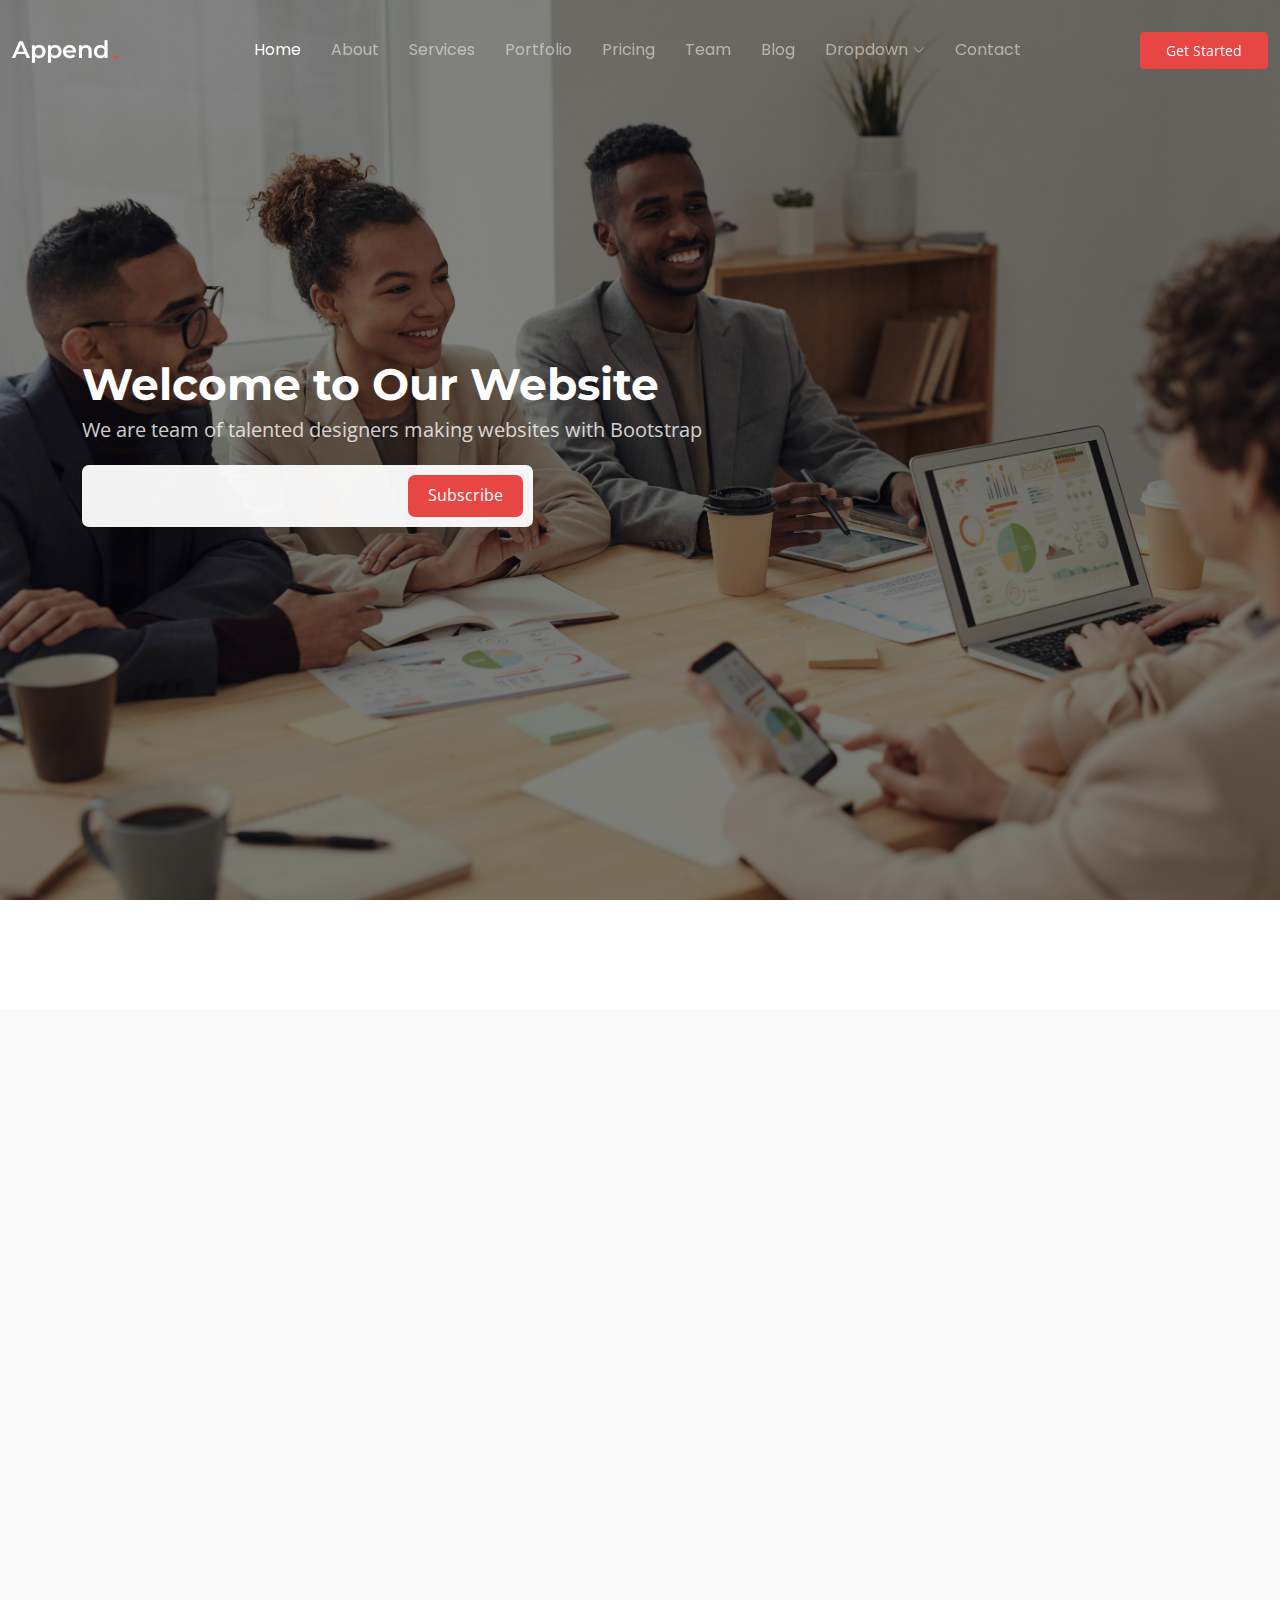
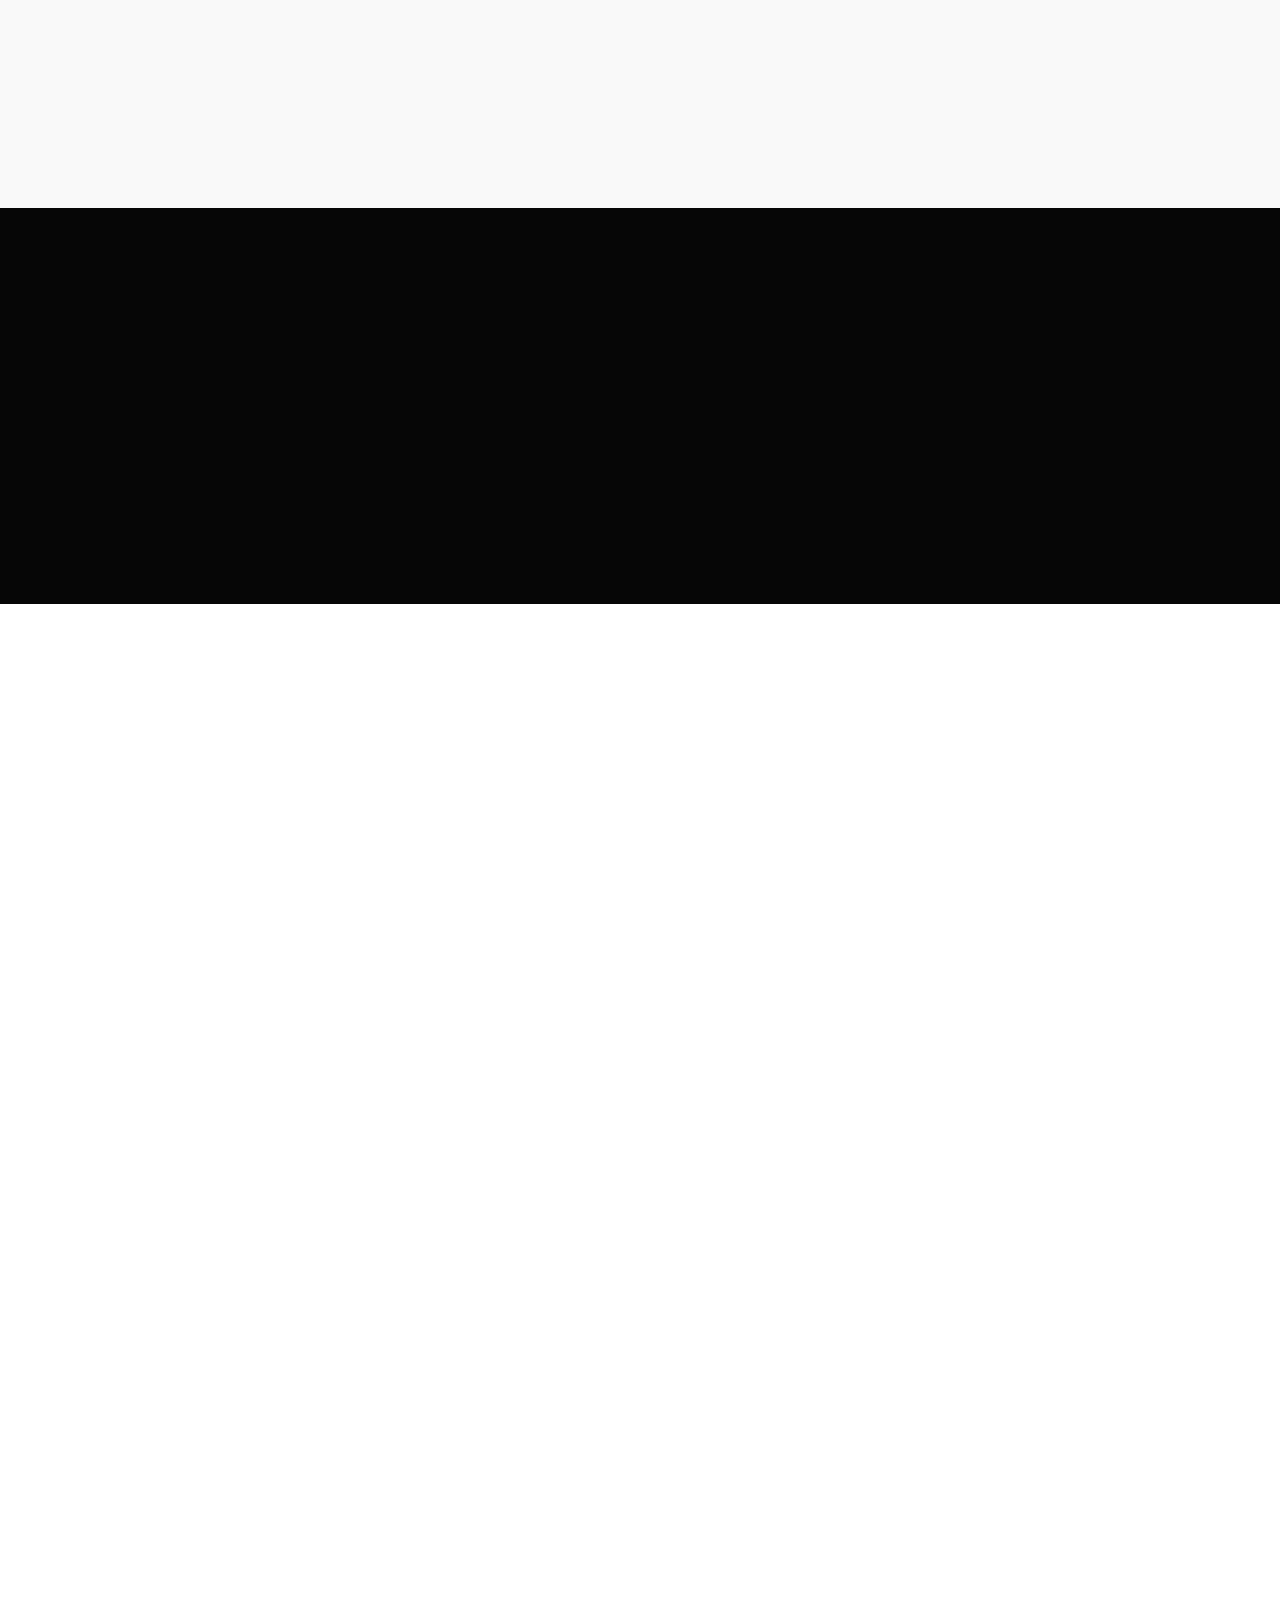
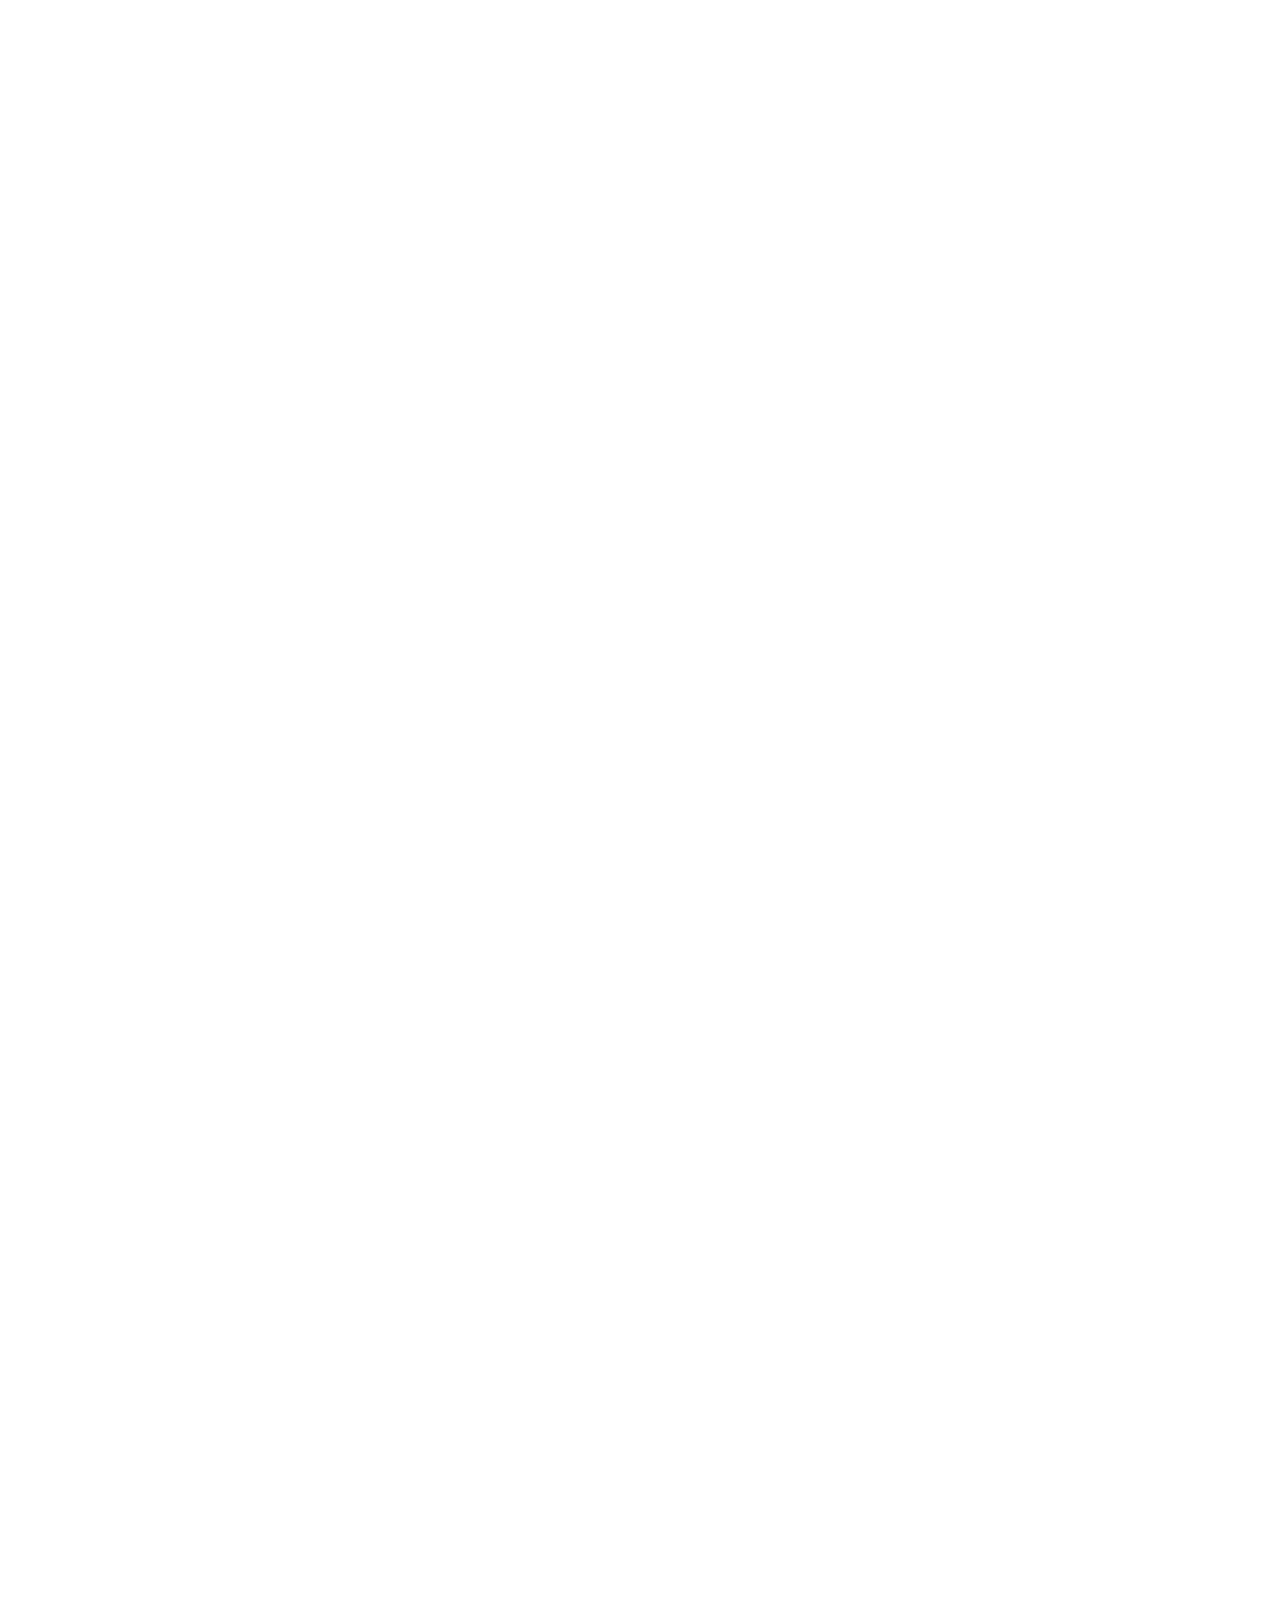
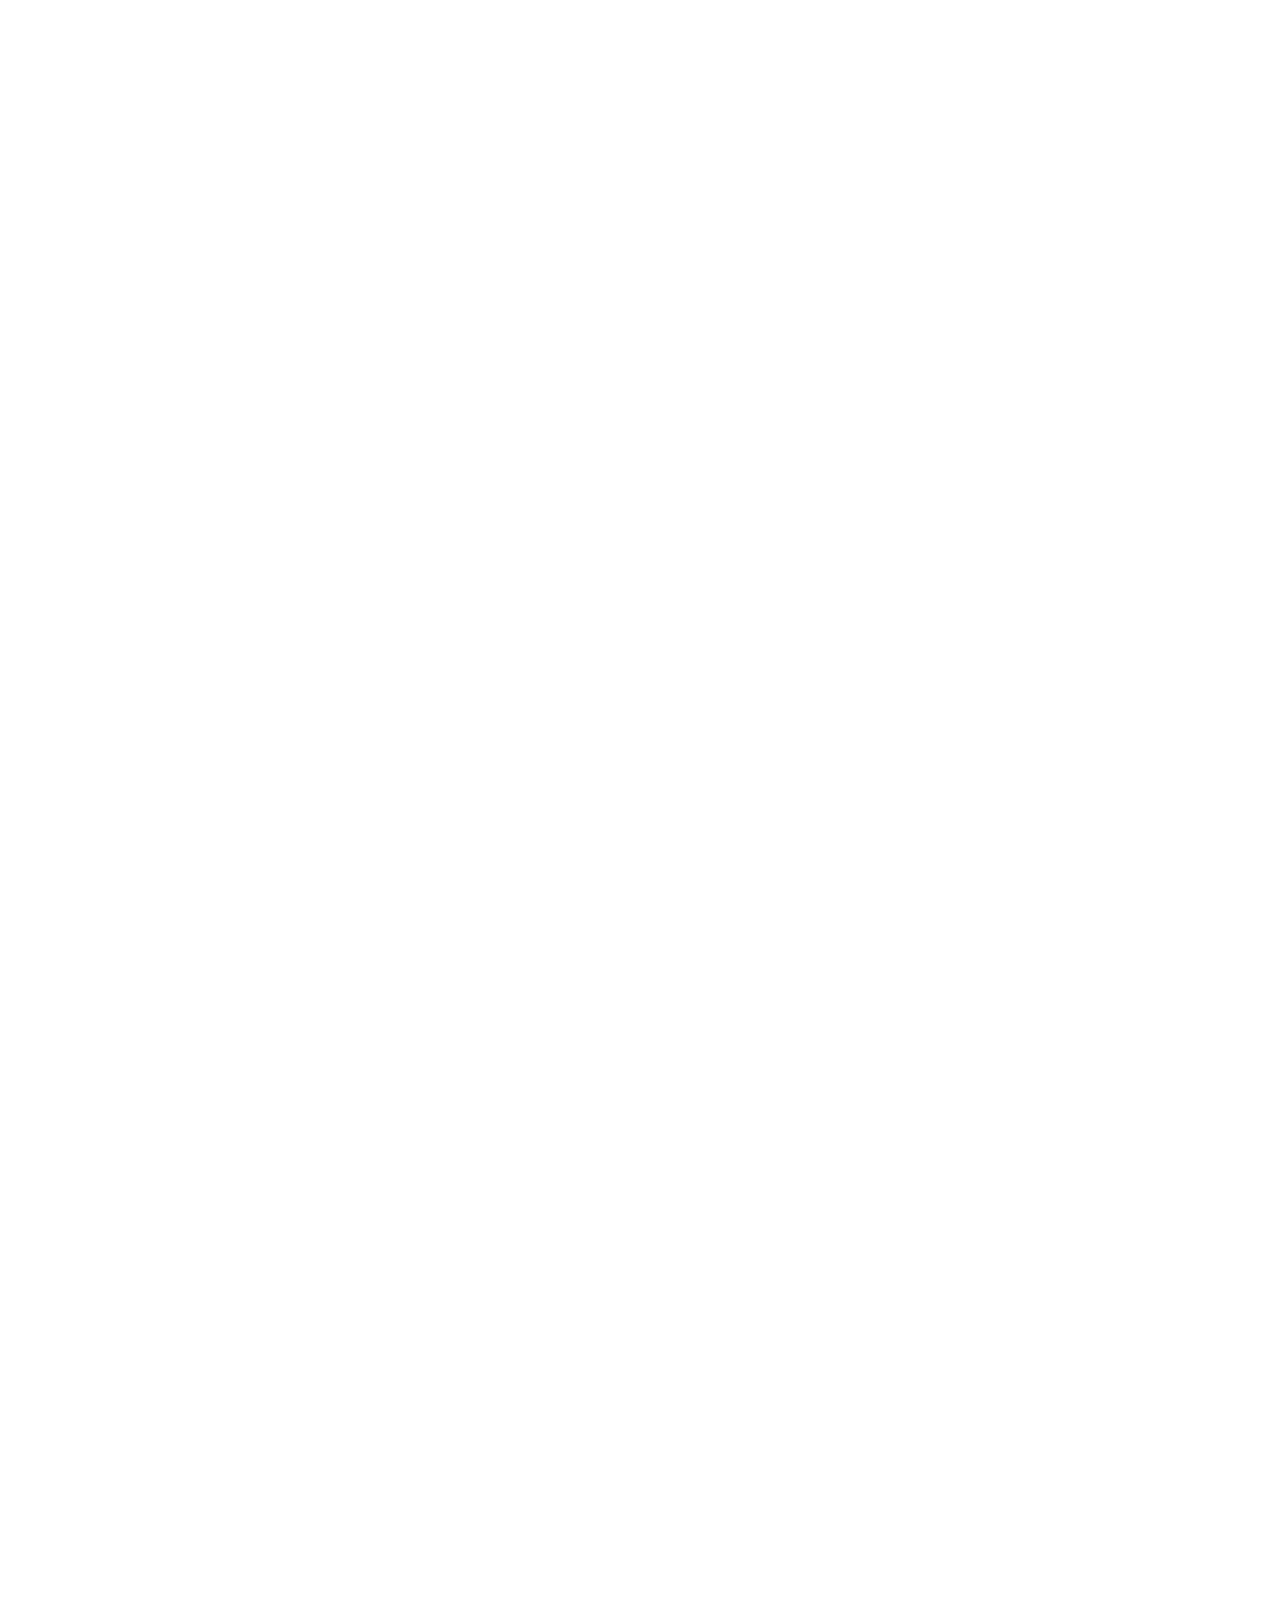
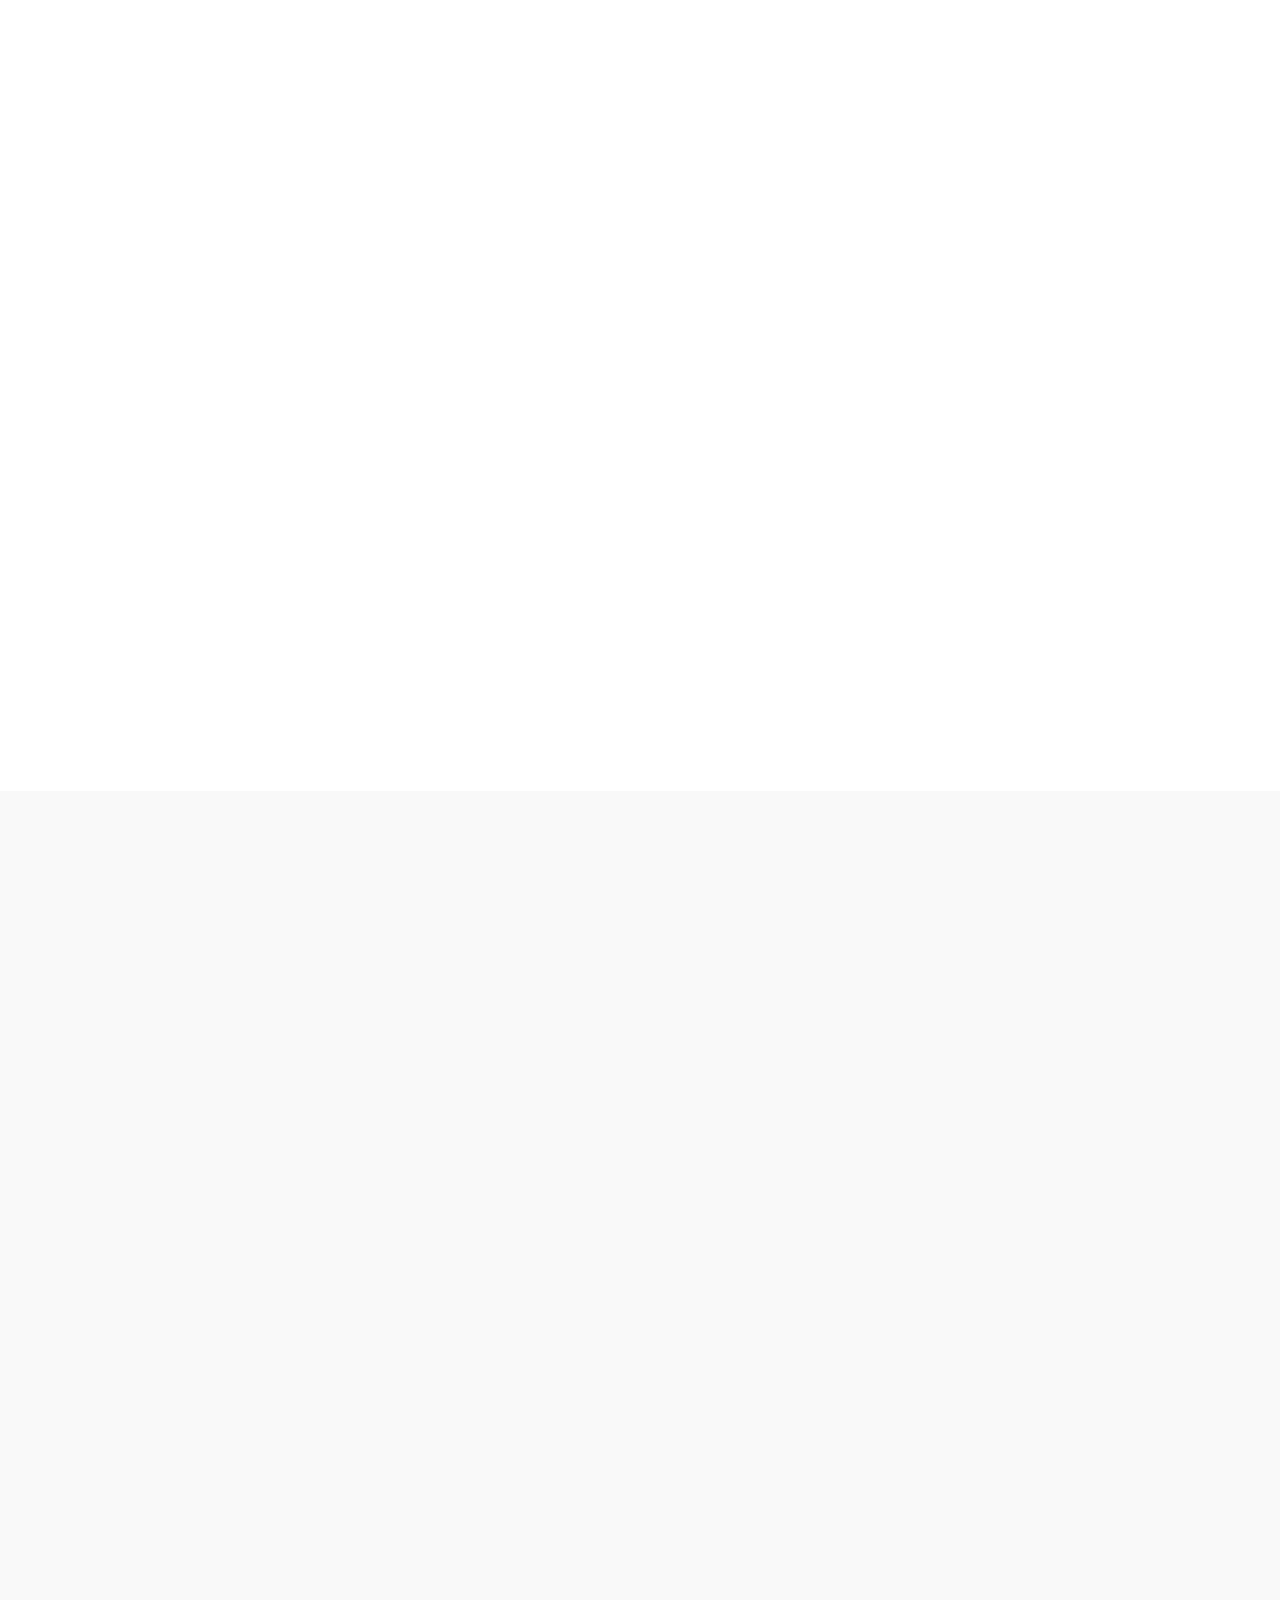
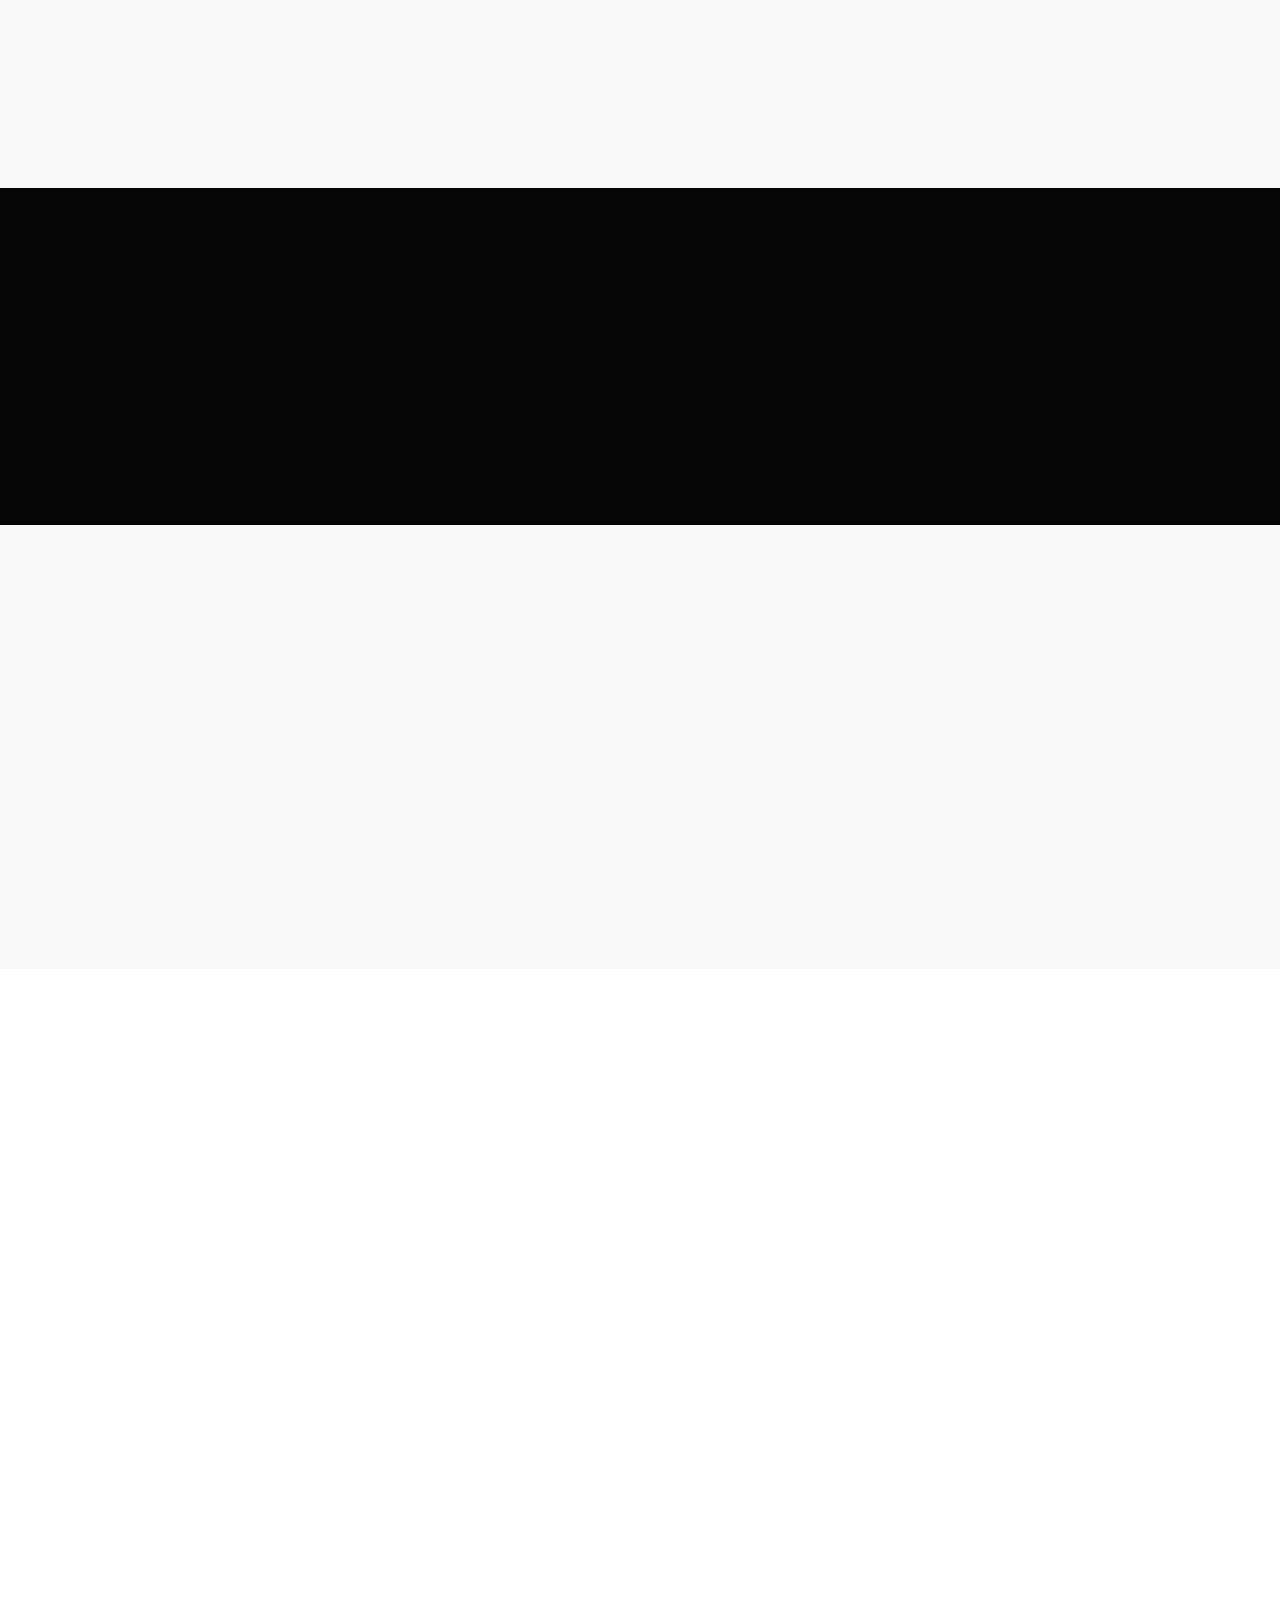
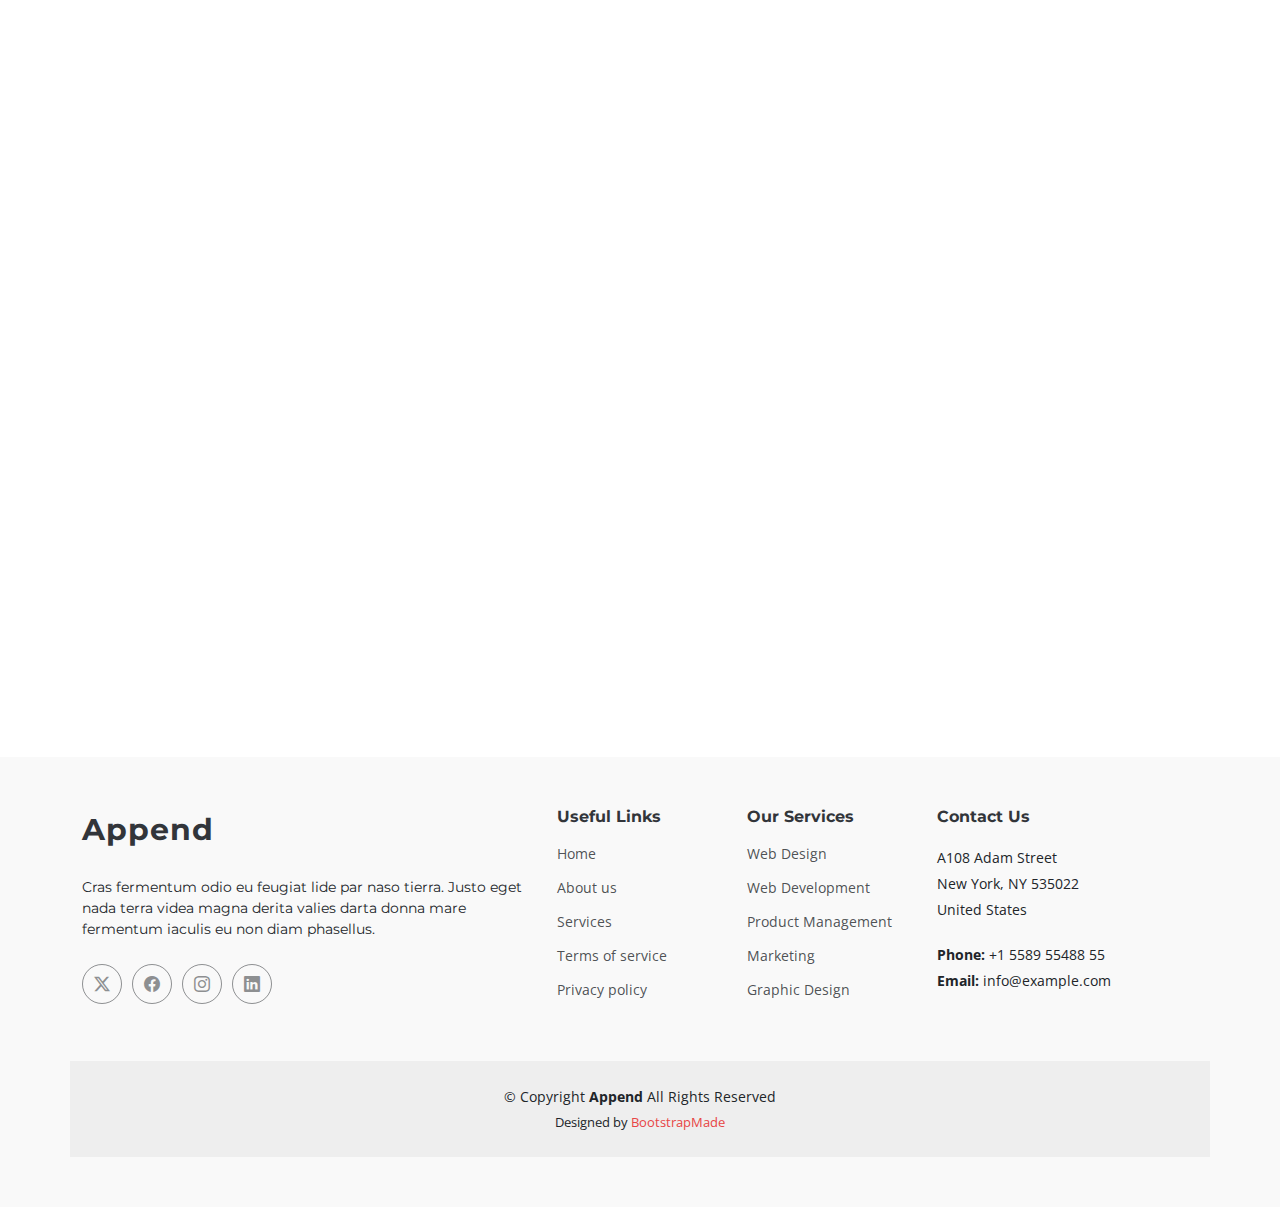
<file: template_pronto/index.html>
<!DOCTYPE html>
<html lang="en">

<head>
  <meta charset="utf-8">
  <meta content="width=device-width, initial-scale=1.0" name="viewport">
  <title>Index - Append Bootstrap Template</title>
  <meta name="description" content="">
  <meta name="keywords" content="">

  <!-- Favicons -->
  <link href="assets/img/favicon.png" rel="icon">
  <link href="assets/img/apple-touch-icon.png" rel="apple-touch-icon">

  <!-- Fonts -->
  <link href="https://fonts.googleapis.com" rel="preconnect">
  <link href="https://fonts.gstatic.com" rel="preconnect" crossorigin>
  <link href="https://fonts.googleapis.com/css2?family=Open+Sans:ital,wght@0,300;0,400;0,500;0,600;0,700;0,800;1,300;1,400;1,500;1,600;1,700;1,800&family=Montserrat:ital,wght@0,100;0,200;0,300;0,400;0,500;0,600;0,700;0,800;0,900;1,100;1,200;1,300;1,400;1,500;1,600;1,700;1,800;1,900&family=Poppins:ital,wght@0,100;0,200;0,300;0,400;0,500;0,600;0,700;0,800;0,900;1,100;1,200;1,300;1,400;1,500;1,600;1,700;1,800;1,900&display=swap" rel="stylesheet">

  <!-- Vendor CSS Files -->
  <link href="assets/vendor/bootstrap/css/bootstrap.min.css" rel="stylesheet">
  <link href="assets/vendor/bootstrap-icons/bootstrap-icons.css" rel="stylesheet">
  <link href="assets/vendor/aos/aos.css" rel="stylesheet">
  <link href="assets/vendor/glightbox/css/glightbox.min.css" rel="stylesheet">
  <link href="assets/vendor/swiper/swiper-bundle.min.css" rel="stylesheet">

  <!-- Main CSS File -->
  <link href="assets/css/main.css" rel="stylesheet">

  <!-- =======================================================
  * Template Name: Append
  * Template URL: https://bootstrapmade.com/append-bootstrap-website-template/
  * Updated: Aug 07 2024 with Bootstrap v5.3.3
  * Author: BootstrapMade.com
  * License: https://bootstrapmade.com/license/
  ======================================================== -->
</head>

<body class="index-page">

  <header id="header" class="header d-flex align-items-center fixed-top">
    <div class="container-fluid position-relative d-flex align-items-center justify-content-between">

      <a href="index.html" class="logo d-flex align-items-center me-auto me-xl-0">
        <!-- Uncomment the line below if you also wish to use an image logo -->
        <!-- <img src="assets/img/logo.png" alt=""> -->
        <h1 class="sitename">Append</h1><span>.</span>
      </a>

      <nav id="navmenu" class="navmenu">
        <ul>
          <li><a href="index.html#hero" class="active">Home</a></li>
          <li><a href="index.html#about">About</a></li>
          <li><a href="index.html#services">Services</a></li>
          <li><a href="index.html#portfolio">Portfolio</a></li>
          <li><a href="index.html#pricing">Pricing</a></li>
          <li><a href="index.html#team">Team</a></li>
          <li><a href="blog.html">Blog</a></li>
          <li class="dropdown"><a href="#"><span>Dropdown</span> <i class="bi bi-chevron-down toggle-dropdown"></i></a>
            <ul>
              <li><a href="#">Dropdown 1</a></li>
              <li class="dropdown"><a href="#"><span>Deep Dropdown</span> <i class="bi bi-chevron-down toggle-dropdown"></i></a>
                <ul>
                  <li><a href="#">Deep Dropdown 1</a></li>
                  <li><a href="#">Deep Dropdown 2</a></li>
                  <li><a href="#">Deep Dropdown 3</a></li>
                  <li><a href="#">Deep Dropdown 4</a></li>
                  <li><a href="#">Deep Dropdown 5</a></li>
                </ul>
              </li>
              <li><a href="#">Dropdown 2</a></li>
              <li><a href="#">Dropdown 3</a></li>
              <li><a href="#">Dropdown 4</a></li>
            </ul>
          </li>
          <li><a href="index.html#contact">Contact</a></li>
        </ul>
        <i class="mobile-nav-toggle d-xl-none bi bi-list"></i>
      </nav>

      <a class="btn-getstarted" href="index.html#about">Get Started</a>

    </div>
  </header>

  <main class="main">

    <!-- Hero Section -->
    <section id="hero" class="hero section dark-background">

      <img src="assets/img/hero-bg.jpg" alt="" data-aos="fade-in">

      <div class="container">
        <div class="row">
          <div class="col-lg-10">
            <h2 data-aos="fade-up" data-aos-delay="100">Welcome to Our Website</h2>
            <p data-aos="fade-up" data-aos-delay="200">We are team of talented designers making websites with Bootstrap</p>
          </div>
          <div class="col-lg-5" data-aos="fade-up" data-aos-delay="300">
            <form action="forms/newsletter.php" method="post" class="php-email-form">
              <div class="sign-up-form"><input type="email" name="email"><input type="submit" value="Subscribe"></div>
              <div class="loading">Loading</div>
              <div class="error-message"></div>
              <div class="sent-message">Your subscription request has been sent. Thank you!</div>
            </form>
          </div>
        </div>
      </div>

    </section><!-- /Hero Section -->

    <!-- Clients Section -->
    <section id="clients" class="clients section">

      <div class="container" data-aos="fade-up">

        <div class="row gy-4">

          <div class="col-xl-2 col-md-3 col-6 client-logo">
            <img src="assets/img/clients/client-1.png" class="img-fluid" alt="">
          </div><!-- End Client Item -->

          <div class="col-xl-2 col-md-3 col-6 client-logo">
            <img src="assets/img/clients/client-2.png" class="img-fluid" alt="">
          </div><!-- End Client Item -->

          <div class="col-xl-2 col-md-3 col-6 client-logo">
            <img src="assets/img/clients/client-3.png" class="img-fluid" alt="">
          </div><!-- End Client Item -->

          <div class="col-xl-2 col-md-3 col-6 client-logo">
            <img src="assets/img/clients/client-4.png" class="img-fluid" alt="">
          </div><!-- End Client Item -->

          <div class="col-xl-2 col-md-3 col-6 client-logo">
            <img src="assets/img/clients/client-5.png" class="img-fluid" alt="">
          </div><!-- End Client Item -->

          <div class="col-xl-2 col-md-3 col-6 client-logo">
            <img src="assets/img/clients/client-6.png" class="img-fluid" alt="">
          </div><!-- End Client Item -->

        </div>

      </div>

    </section><!-- /Clients Section -->

    <!-- About Section -->
    <section id="about" class="about section light-background">

      <div class="container" data-aos="fade-up" data-aos-delay="100">
        <div class="row align-items-xl-center gy-5">

          <div class="col-xl-5 content">
            <h3>About Us</h3>
            <h2>Ducimus rerum libero reprehenderit cumque</h2>
            <p>Ipsa sint sit. Quis ducimus tempore dolores impedit et dolor cumque alias maxime. Enim reiciendis minus et rerum hic non. Dicta quas cum quia maiores iure. Quidem nulla qui assumenda incidunt voluptatem tempora deleniti soluta.</p>
            <a href="#" class="read-more"><span>Read More</span><i class="bi bi-arrow-right"></i></a>
          </div>

          <div class="col-xl-7">
            <div class="row gy-4 icon-boxes">

              <div class="col-md-6" data-aos="fade-up" data-aos-delay="200">
                <div class="icon-box">
                  <i class="bi bi-buildings"></i>
                  <h3>Eius provident</h3>
                  <p>Magni repellendus vel ullam hic officia accusantium ipsa dolor omnis dolor voluptatem</p>
                </div>
              </div> <!-- End Icon Box -->

              <div class="col-md-6" data-aos="fade-up" data-aos-delay="300">
                <div class="icon-box">
                  <i class="bi bi-clipboard-pulse"></i>
                  <h3>Rerum aperiam</h3>
                  <p>Autem saepe animi et aut aspernatur culpa facere. Rerum saepe rerum voluptates quia</p>
                </div>
              </div> <!-- End Icon Box -->

              <div class="col-md-6" data-aos="fade-up" data-aos-delay="400">
                <div class="icon-box">
                  <i class="bi bi-command"></i>
                  <h3>Veniam omnis</h3>
                  <p>Omnis perferendis molestias culpa sed. Recusandae quas possimus. Quod consequatur corrupti</p>
                </div>
              </div> <!-- End Icon Box -->

              <div class="col-md-6" data-aos="fade-up" data-aos-delay="500">
                <div class="icon-box">
                  <i class="bi bi-graph-up-arrow"></i>
                  <h3>Delares sapiente</h3>
                  <p>Sint et dolor voluptas minus possimus nostrum. Reiciendis commodi eligendi omnis quideme lorenda</p>
                </div>
              </div> <!-- End Icon Box -->

            </div>
          </div>

        </div>
      </div>

    </section><!-- /About Section -->

    <!-- Stats Section -->
    <section id="stats" class="stats section dark-background">

      <img src="assets/img/stats-bg.jpg" alt="" data-aos="fade-in">

      <div class="container position-relative" data-aos="fade-up" data-aos-delay="100">

        <div class="row gy-4">

          <div class="col-lg-3 col-md-6">
            <div class="stats-item text-center w-100 h-100">
              <span data-purecounter-start="0" data-purecounter-end="232" data-purecounter-duration="1" class="purecounter"></span>
              <p>Clients</p>
            </div>
          </div><!-- End Stats Item -->

          <div class="col-lg-3 col-md-6">
            <div class="stats-item text-center w-100 h-100">
              <span data-purecounter-start="0" data-purecounter-end="521" data-purecounter-duration="1" class="purecounter"></span>
              <p>Projects</p>
            </div>
          </div><!-- End Stats Item -->

          <div class="col-lg-3 col-md-6">
            <div class="stats-item text-center w-100 h-100">
              <span data-purecounter-start="0" data-purecounter-end="1453" data-purecounter-duration="1" class="purecounter"></span>
              <p>Hours Of Support</p>
            </div>
          </div><!-- End Stats Item -->

          <div class="col-lg-3 col-md-6">
            <div class="stats-item text-center w-100 h-100">
              <span data-purecounter-start="0" data-purecounter-end="32" data-purecounter-duration="1" class="purecounter"></span>
              <p>Workers</p>
            </div>
          </div><!-- End Stats Item -->

        </div>

      </div>

    </section><!-- /Stats Section -->

    <!-- Services Section -->
    <section id="services" class="services section">

      <!-- Section Title -->
      <div class="container section-title" data-aos="fade-up">
        <h2>Services</h2>
        <p>Necessitatibus eius consequatur ex aliquid fuga eum quidem sint consectetur velit</p>
      </div><!-- End Section Title -->

      <div class="container">

        <div class="row gy-4">

          <div class="col-lg-6 " data-aos="fade-up" data-aos-delay="100">
            <div class="service-item d-flex">
              <div class="icon flex-shrink-0"><i class="bi bi-briefcase"></i></div>
              <div>
                <h4 class="title"><a href="services-details.html" class="stretched-link">Lorem Ipsum</a></h4>
                <p class="description">Voluptatum deleniti atque corrupti quos dolores et quas molestias excepturi sint occaecati cupiditate non provident</p>
              </div>
            </div>
          </div>
          <!-- End Service Item -->

          <div class="col-lg-6 " data-aos="fade-up" data-aos-delay="200">
            <div class="service-item d-flex">
              <div class="icon flex-shrink-0"><i class="bi bi-card-checklist"></i></div>
              <div>
                <h4 class="title"><a href="services-details.html" class="stretched-link">Dolor Sitema</a></h4>
                <p class="description">Minim veniam, quis nostrud exercitation ullamco laboris nisi ut aliquip ex ea commodo consequat tarad limino ata</p>
              </div>
            </div>
          </div><!-- End Service Item -->

          <div class="col-lg-6 " data-aos="fade-up" data-aos-delay="300">
            <div class="service-item d-flex">
              <div class="icon flex-shrink-0"><i class="bi bi-bar-chart"></i></div>
              <div>
                <h4 class="title"><a href="services-details.html" class="stretched-link">Sed ut perspiciatis</a></h4>
                <p class="description">Duis aute irure dolor in reprehenderit in voluptate velit esse cillum dolore eu fugiat nulla pariatur</p>
              </div>
            </div>
          </div><!-- End Service Item -->

          <div class="col-lg-6 " data-aos="fade-up" data-aos-delay="400">
            <div class="service-item d-flex">
              <div class="icon flex-shrink-0"><i class="bi bi-binoculars"></i></div>
              <div>
                <h4 class="title"><a href="services-details.html" class="stretched-link">Magni Dolores</a></h4>
                <p class="description">Excepteur sint occaecat cupidatat non proident, sunt in culpa qui officia deserunt mollit anim id est laborum</p>
              </div>
            </div>
          </div><!-- End Service Item -->

          <div class="col-lg-6 " data-aos="fade-up" data-aos-delay="500">
            <div class="service-item d-flex">
              <div class="icon flex-shrink-0"><i class="bi bi-brightness-high"></i></div>
              <div>
                <h4 class="title"><a href="services-details.html" class="stretched-link">Nemo Enim</a></h4>
                <p class="description">At vero eos et accusamus et iusto odio dignissimos ducimus qui blanditiis praesentium voluptatum deleniti atque</p>
              </div>
            </div>
          </div><!-- End Service Item -->

          <div class="col-lg-6 " data-aos="fade-up" data-aos-delay="600">
            <div class="service-item d-flex">
              <div class="icon flex-shrink-0"><i class="bi bi-calendar4-week"></i></div>
              <div>
                <h4 class="title"><a href="services-details.html" class="stretched-link">Eiusmod Tempor</a></h4>
                <p class="description">Et harum quidem rerum facilis est et expedita distinctio. Nam libero tempore, cum soluta nobis est eligendi</p>
              </div>
            </div>
          </div><!-- End Service Item -->

        </div>

      </div>

    </section><!-- /Services Section -->

    <!-- Features Section -->
    <section id="features" class="features section">

      <!-- Section Title -->
      <div class="container section-title" data-aos="fade-up">
        <h2>Features</h2>
        <p>Necessitatibus eius consequatur ex aliquid fuga eum quidem sint consectetur velit</p>
      </div><!-- End Section Title -->

      <div class="container">

        <div class="row gy-4 align-items-center features-item">
          <div class="col-lg-5 order-2 order-lg-1" data-aos="fade-up" data-aos-delay="200">
            <h3>Corporis temporibus maiores provident</h3>
            <p>
              Ullamco laboris nisi ut aliquip ex ea commodo consequat. Duis aute irure dolor in reprehenderit in voluptate
              velit esse cillum dolore eu fugiat nulla pariatur. Excepteur sint occaecat cupidatat non proident.
            </p>
            <a href="#" class="btn btn-get-started">Get Started</a>
          </div>
          <div class="col-lg-7 order-1 order-lg-2 d-flex align-items-center" data-aos="zoom-out" data-aos-delay="100">
            <div class="image-stack">
              <img src="assets/img/features-light-1.jpg" alt="" class="stack-front">
              <img src="assets/img/features-light-2.jpg" alt="" class="stack-back">
            </div>
          </div>
        </div><!-- Features Item -->

        <div class="row gy-4 align-items-stretch justify-content-between features-item ">
          <div class="col-lg-6 d-flex align-items-center features-img-bg" data-aos="zoom-out">
            <img src="assets/img/features-light-3.jpg" class="img-fluid" alt="">
          </div>
          <div class="col-lg-5 d-flex justify-content-center flex-column" data-aos="fade-up">
            <h3>Sunt consequatur ad ut est nulla</h3>
            <p>Cupiditate placeat cupiditate placeat est ipsam culpa. Delectus quia minima quod. Sunt saepe odit aut quia voluptatem hic voluptas dolor doloremque.</p>
            <ul>
              <li><i class="bi bi-check"></i> <span>Ullamco laboris nisi ut aliquip ex ea commodo consequat.</span></li>
              <li><i class="bi bi-check"></i><span> Duis aute irure dolor in reprehenderit in voluptate velit.</span></li>
              <li><i class="bi bi-check"></i> <span>Facilis ut et voluptatem aperiam. Autem soluta ad fugiat</span>.</li>
            </ul>
            <a href="#" class="btn btn-get-started align-self-start">Get Started</a>
          </div>
        </div><!-- Features Item -->

      </div>

    </section><!-- /Features Section -->

    <!-- Portfolio Section -->
    <section id="portfolio" class="portfolio section">

      <!-- Section Title -->
      <div class="container section-title" data-aos="fade-up">
        <h2>Portfolio</h2>
        <p>Necessitatibus eius consequatur ex aliquid fuga eum quidem sint consectetur velit</p>
      </div><!-- End Section Title -->

      <div class="container">

        <div class="isotope-layout" data-default-filter="*" data-layout="masonry" data-sort="original-order">

          <ul class="portfolio-filters isotope-filters" data-aos="fade-up" data-aos-delay="100">
            <li data-filter="*" class="filter-active">All</li>
            <li data-filter=".filter-app">App</li>
            <li data-filter=".filter-product">Card</li>
            <li data-filter=".filter-branding">Web</li>
          </ul><!-- End Portfolio Filters -->

          <div class="row gy-4 isotope-container" data-aos="fade-up" data-aos-delay="200">

            <div class="col-lg-4 col-md-6 portfolio-item isotope-item filter-app">
              <img src="assets/img/masonry-portfolio/masonry-portfolio-1.jpg" class="img-fluid" alt="">
              <div class="portfolio-info">
                <h4>App 1</h4>
                <p>Lorem ipsum, dolor sit</p>
                <a href="assets/img/masonry-portfolio/masonry-portfolio-1.jpg" title="App 1" data-gallery="portfolio-gallery-app" class="glightbox preview-link"><i class="bi bi-zoom-in"></i></a>
                <a href="portfolio-details.html" title="More Details" class="details-link"><i class="bi bi-link-45deg"></i></a>
              </div>
            </div><!-- End Portfolio Item -->

            <div class="col-lg-4 col-md-6 portfolio-item isotope-item filter-product">
              <img src="assets/img/masonry-portfolio/masonry-portfolio-2.jpg" class="img-fluid" alt="">
              <div class="portfolio-info">
                <h4>Product 1</h4>
                <p>Lorem ipsum, dolor sit</p>
                <a href="assets/img/masonry-portfolio/masonry-portfolio-2.jpg" title="Product 1" data-gallery="portfolio-gallery-product" class="glightbox preview-link"><i class="bi bi-zoom-in"></i></a>
                <a href="portfolio-details.html" title="More Details" class="details-link"><i class="bi bi-link-45deg"></i></a>
              </div>
            </div><!-- End Portfolio Item -->

            <div class="col-lg-4 col-md-6 portfolio-item isotope-item filter-branding">
              <img src="assets/img/masonry-portfolio/masonry-portfolio-3.jpg" class="img-fluid" alt="">
              <div class="portfolio-info">
                <h4>Branding 1</h4>
                <p>Lorem ipsum, dolor sit</p>
                <a href="assets/img/masonry-portfolio/masonry-portfolio-3.jpg" title="Branding 1" data-gallery="portfolio-gallery-branding" class="glightbox preview-link"><i class="bi bi-zoom-in"></i></a>
                <a href="portfolio-details.html" title="More Details" class="details-link"><i class="bi bi-link-45deg"></i></a>
              </div>
            </div><!-- End Portfolio Item -->

            <div class="col-lg-4 col-md-6 portfolio-item isotope-item filter-app">
              <img src="assets/img/masonry-portfolio/masonry-portfolio-4.jpg" class="img-fluid" alt="">
              <div class="portfolio-info">
                <h4>App 2</h4>
                <p>Lorem ipsum, dolor sit</p>
                <a href="assets/img/masonry-portfolio/masonry-portfolio-4.jpg" title="App 2" data-gallery="portfolio-gallery-app" class="glightbox preview-link"><i class="bi bi-zoom-in"></i></a>
                <a href="portfolio-details.html" title="More Details" class="details-link"><i class="bi bi-link-45deg"></i></a>
              </div>
            </div><!-- End Portfolio Item -->

            <div class="col-lg-4 col-md-6 portfolio-item isotope-item filter-product">
              <img src="assets/img/masonry-portfolio/masonry-portfolio-5.jpg" class="img-fluid" alt="">
              <div class="portfolio-info">
                <h4>Product 2</h4>
                <p>Lorem ipsum, dolor sit</p>
                <a href="assets/img/masonry-portfolio/masonry-portfolio-5.jpg" title="Product 2" data-gallery="portfolio-gallery-product" class="glightbox preview-link"><i class="bi bi-zoom-in"></i></a>
                <a href="portfolio-details.html" title="More Details" class="details-link"><i class="bi bi-link-45deg"></i></a>
              </div>
            </div><!-- End Portfolio Item -->

            <div class="col-lg-4 col-md-6 portfolio-item isotope-item filter-branding">
              <img src="assets/img/masonry-portfolio/masonry-portfolio-6.jpg" class="img-fluid" alt="">
              <div class="portfolio-info">
                <h4>Branding 2</h4>
                <p>Lorem ipsum, dolor sit</p>
                <a href="assets/img/masonry-portfolio/masonry-portfolio-6.jpg" title="Branding 2" data-gallery="portfolio-gallery-branding" class="glightbox preview-link"><i class="bi bi-zoom-in"></i></a>
                <a href="portfolio-details.html" title="More Details" class="details-link"><i class="bi bi-link-45deg"></i></a>
              </div>
            </div><!-- End Portfolio Item -->

            <div class="col-lg-4 col-md-6 portfolio-item isotope-item filter-app">
              <img src="assets/img/masonry-portfolio/masonry-portfolio-7.jpg" class="img-fluid" alt="">
              <div class="portfolio-info">
                <h4>App 3</h4>
                <p>Lorem ipsum, dolor sit</p>
                <a href="assets/img/masonry-portfolio/masonry-portfolio-7.jpg" title="App 3" data-gallery="portfolio-gallery-app" class="glightbox preview-link"><i class="bi bi-zoom-in"></i></a>
                <a href="portfolio-details.html" title="More Details" class="details-link"><i class="bi bi-link-45deg"></i></a>
              </div>
            </div><!-- End Portfolio Item -->

            <div class="col-lg-4 col-md-6 portfolio-item isotope-item filter-product">
              <img src="assets/img/masonry-portfolio/masonry-portfolio-8.jpg" class="img-fluid" alt="">
              <div class="portfolio-info">
                <h4>Product 3</h4>
                <p>Lorem ipsum, dolor sit</p>
                <a href="assets/img/masonry-portfolio/masonry-portfolio-8.jpg" title="Product 3" data-gallery="portfolio-gallery-product" class="glightbox preview-link"><i class="bi bi-zoom-in"></i></a>
                <a href="portfolio-details.html" title="More Details" class="details-link"><i class="bi bi-link-45deg"></i></a>
              </div>
            </div><!-- End Portfolio Item -->

            <div class="col-lg-4 col-md-6 portfolio-item isotope-item filter-branding">
              <img src="assets/img/masonry-portfolio/masonry-portfolio-9.jpg" class="img-fluid" alt="">
              <div class="portfolio-info">
                <h4>Branding 3</h4>
                <p>Lorem ipsum, dolor sit</p>
                <a href="assets/img/masonry-portfolio/masonry-portfolio-9.jpg" title="Branding 2" data-gallery="portfolio-gallery-branding" class="glightbox preview-link"><i class="bi bi-zoom-in"></i></a>
                <a href="portfolio-details.html" title="More Details" class="details-link"><i class="bi bi-link-45deg"></i></a>
              </div>
            </div><!-- End Portfolio Item -->

          </div><!-- End Portfolio Container -->

        </div>

      </div>

    </section><!-- /Portfolio Section -->

    <!-- Pricing Section -->
    <section id="pricing" class="pricing section">

      <!-- Section Title -->
      <div class="container section-title" data-aos="fade-up">
        <h2>Pricing</h2>
        <p>Necessitatibus eius consequatur ex aliquid fuga eum quidem sint consectetur velit</p>
      </div><!-- End Section Title -->

      <div class="container" data-aos="zoom-in" data-aos-delay="100">

        <div class="row g-4">

          <div class="col-lg-4">
            <div class="pricing-item">
              <h3>Free Plan</h3>
              <div class="icon">
                <i class="bi bi-box"></i>
              </div>
              <h4><sup>$</sup>0<span> / month</span></h4>
              <ul>
                <li><i class="bi bi-check"></i> <span>Quam adipiscing vitae proin</span></li>
                <li><i class="bi bi-check"></i> <span>Nec feugiat nisl pretium</span></li>
                <li><i class="bi bi-check"></i> <span>Nulla at volutpat diam uteera</span></li>
                <li class="na"><i class="bi bi-x"></i> <span>Pharetra massa massa ultricies</span></li>
                <li class="na"><i class="bi bi-x"></i> <span>Massa ultricies mi quis hendrerit</span></li>
              </ul>
              <div class="text-center"><a href="#" class="buy-btn">Buy Now</a></div>
            </div>
          </div><!-- End Pricing Item -->

          <div class="col-lg-4">
            <div class="pricing-item featured">
              <h3>Business Plan</h3>
              <div class="icon">
                <i class="bi bi-rocket"></i>
              </div>

              <h4><sup>$</sup>29<span> / month</span></h4>
              <ul>
                <li><i class="bi bi-check"></i> <span>Quam adipiscing vitae proin</span></li>
                <li><i class="bi bi-check"></i> <span>Nec feugiat nisl pretium</span></li>
                <li><i class="bi bi-check"></i> <span>Nulla at volutpat diam uteera</span></li>
                <li><i class="bi bi-check"></i> <span>Pharetra massa massa ultricies</span></li>
                <li><i class="bi bi-check"></i> <span>Massa ultricies mi quis hendrerit</span></li>
              </ul>
              <div class="text-center"><a href="#" class="buy-btn">Buy Now</a></div>
            </div>
          </div><!-- End Pricing Item -->

          <div class="col-lg-4">
            <div class="pricing-item">
              <h3>Developer Plan</h3>
              <div class="icon">
                <i class="bi bi-send"></i>
              </div>
              <h4><sup>$</sup>49<span> / month</span></h4>
              <ul>
                <li><i class="bi bi-check"></i> <span>Quam adipiscing vitae proin</span></li>
                <li><i class="bi bi-check"></i> <span>Nec feugiat nisl pretium</span></li>
                <li><i class="bi bi-check"></i> <span>Nulla at volutpat diam uteera</span></li>
                <li><i class="bi bi-check"></i> <span>Pharetra massa massa ultricies</span></li>
                <li><i class="bi bi-check"></i> <span>Massa ultricies mi quis hendrerit</span></li>
              </ul>
              <div class="text-center"><a href="#" class="buy-btn">Buy Now</a></div>
            </div>
          </div><!-- End Pricing Item -->

        </div>

      </div>

    </section><!-- /Pricing Section -->

    <!-- Faq Section -->
    <section id="faq" class="faq section">

      <div class="container">

        <div class="row gy-4">

          <div class="col-lg-4" data-aos="fade-up" data-aos-delay="100">
            <div class="content px-xl-5">
              <h3><span>Frequently Asked </span><strong>Questions</strong></h3>
              <p>
                Lorem ipsum dolor sit amet, consectetur adipiscing elit, sed do eiusmod tempor incididunt ut labore et dolore magna aliqua. Duis aute irure dolor in reprehenderit
              </p>
            </div>
          </div>

          <div class="col-lg-8" data-aos="fade-up" data-aos-delay="200">

            <div class="faq-container">
              <div class="faq-item faq-active">
                <h3><span class="num">1.</span> <span>Non consectetur a erat nam at lectus urna duis?</span></h3>
                <div class="faq-content">
                  <p>Feugiat pretium nibh ipsum consequat. Tempus iaculis urna id volutpat lacus laoreet non curabitur gravida. Venenatis lectus magna fringilla urna porttitor rhoncus dolor purus non.</p>
                </div>
                <i class="faq-toggle bi bi-chevron-right"></i>
              </div><!-- End Faq item-->

              <div class="faq-item">
                <h3><span class="num">2.</span> <span>Feugiat scelerisque varius morbi enim nunc faucibus a pellentesque?</span></h3>
                <div class="faq-content">
                  <p>Dolor sit amet consectetur adipiscing elit pellentesque habitant morbi. Id interdum velit laoreet id donec ultrices. Fringilla phasellus faucibus scelerisque eleifend donec pretium. Est pellentesque elit ullamcorper dignissim. Mauris ultrices eros in cursus turpis massa tincidunt dui.</p>
                </div>
                <i class="faq-toggle bi bi-chevron-right"></i>
              </div><!-- End Faq item-->

              <div class="faq-item">
                <h3><span class="num">3.</span> <span>Dolor sit amet consectetur adipiscing elit pellentesque?</span></h3>
                <div class="faq-content">
                  <p>Eleifend mi in nulla posuere sollicitudin aliquam ultrices sagittis orci. Faucibus pulvinar elementum integer enim. Sem nulla pharetra diam sit amet nisl suscipit. Rutrum tellus pellentesque eu tincidunt. Lectus urna duis convallis convallis tellus. Urna molestie at elementum eu facilisis sed odio morbi quis</p>
                </div>
                <i class="faq-toggle bi bi-chevron-right"></i>
              </div><!-- End Faq item-->

              <div class="faq-item">
                <h3><span class="num">4.</span> <span>Ac odio tempor orci dapibus. Aliquam eleifend mi in nulla?</span></h3>
                <div class="faq-content">
                  <p>Dolor sit amet consectetur adipiscing elit pellentesque habitant morbi. Id interdum velit laoreet id donec ultrices. Fringilla phasellus faucibus scelerisque eleifend donec pretium. Est pellentesque elit ullamcorper dignissim. Mauris ultrices eros in cursus turpis massa tincidunt dui.</p>
                </div>
                <i class="faq-toggle bi bi-chevron-right"></i>
              </div><!-- End Faq item-->

              <div class="faq-item">
                <h3><span class="num">5.</span> <span>Tempus quam pellentesque nec nam aliquam sem et tortor consequat?</span></h3>
                <div class="faq-content">
                  <p>Molestie a iaculis at erat pellentesque adipiscing commodo. Dignissim suspendisse in est ante in. Nunc vel risus commodo viverra maecenas accumsan. Sit amet nisl suscipit adipiscing bibendum est. Purus gravida quis blandit turpis cursus in</p>
                </div>
                <i class="faq-toggle bi bi-chevron-right"></i>
              </div><!-- End Faq item-->

            </div>

          </div>
        </div>

      </div>

    </section><!-- /Faq Section -->

    <!-- Team Section -->
    <section id="team" class="team section light-background">

      <!-- Section Title -->
      <div class="container section-title" data-aos="fade-up">
        <h2>Team</h2>
        <p>Necessitatibus eius consequatur ex aliquid fuga eum quidem sint consectetur velit</p>
      </div><!-- End Section Title -->

      <div class="container">

        <div class="row gy-5">

          <div class="col-lg-4 col-md-6 member" data-aos="fade-up" data-aos-delay="100">
            <div class="member-img">
              <img src="assets/img/team/team-1.jpg" class="img-fluid" alt="">
              <div class="social">
                <a href="#"><i class="bi bi-twitter-x"></i></a>
                <a href="#"><i class="bi bi-facebook"></i></a>
                <a href="#"><i class="bi bi-instagram"></i></a>
                <a href="#"><i class="bi bi-linkedin"></i></a>
              </div>
            </div>
            <div class="member-info text-center">
              <h4>Walter White</h4>
              <span>Chief Executive Officer</span>
              <p>Aliquam iure quaerat voluptatem praesentium possimus unde laudantium vel dolorum distinctio dire flow</p>
            </div>
          </div><!-- End Team Member -->

          <div class="col-lg-4 col-md-6 member" data-aos="fade-up" data-aos-delay="200">
            <div class="member-img">
              <img src="assets/img/team/team-2.jpg" class="img-fluid" alt="">
              <div class="social">
                <a href="#"><i class="bi bi-twitter-x"></i></a>
                <a href="#"><i class="bi bi-facebook"></i></a>
                <a href="#"><i class="bi bi-instagram"></i></a>
                <a href="#"><i class="bi bi-linkedin"></i></a>
              </div>
            </div>
            <div class="member-info text-center">
              <h4>Sarah Jhonson</h4>
              <span>Product Manager</span>
              <p>Labore ipsam sit consequatur exercitationem rerum laboriosam laudantium aut quod dolores exercitationem ut</p>
            </div>
          </div><!-- End Team Member -->

          <div class="col-lg-4 col-md-6 member" data-aos="fade-up" data-aos-delay="300">
            <div class="member-img">
              <img src="assets/img/team/team-3.jpg" class="img-fluid" alt="">
              <div class="social">
                <a href="#"><i class="bi bi-twitter-x"></i></a>
                <a href="#"><i class="bi bi-facebook"></i></a>
                <a href="#"><i class="bi bi-instagram"></i></a>
                <a href="#"><i class="bi bi-linkedin"></i></a>
              </div>
            </div>
            <div class="member-info text-center">
              <h4>William Anderson</h4>
              <span>CTO</span>
              <p>Illum minima ea autem doloremque ipsum quidem quas aspernatur modi ut praesentium vel tque sed facilis at qui</p>
            </div>
          </div><!-- End Team Member -->

          <div class="col-lg-4 col-md-6 member" data-aos="fade-up" data-aos-delay="400">
            <div class="member-img">
              <img src="assets/img/team/team-4.jpg" class="img-fluid" alt="">
              <div class="social">
                <a href="#"><i class="bi bi-twitter-x"></i></a>
                <a href="#"><i class="bi bi-facebook"></i></a>
                <a href="#"><i class="bi bi-instagram"></i></a>
                <a href="#"><i class="bi bi-linkedin"></i></a>
              </div>
            </div>
            <div class="member-info text-center">
              <h4>Amanda Jepson</h4>
              <span>Accountant</span>
              <p>Magni voluptatem accusamus assumenda cum nisi aut qui dolorem voluptate sed et veniam quasi quam consectetur</p>
            </div>
          </div><!-- End Team Member -->

          <div class="col-lg-4 col-md-6 member" data-aos="fade-up" data-aos-delay="500">
            <div class="member-img">
              <img src="assets/img/team/team-5.jpg" class="img-fluid" alt="">
              <div class="social">
                <a href="#"><i class="bi bi-twitter-x"></i></a>
                <a href="#"><i class="bi bi-facebook"></i></a>
                <a href="#"><i class="bi bi-instagram"></i></a>
                <a href="#"><i class="bi bi-linkedin"></i></a>
              </div>
            </div>
            <div class="member-info text-center">
              <h4>Brian Doe</h4>
              <span>Marketing</span>
              <p>Qui consequuntur quos accusamus magnam quo est molestiae eius laboriosam sunt doloribus quia impedit laborum velit</p>
            </div>
          </div><!-- End Team Member -->

          <div class="col-lg-4 col-md-6 member" data-aos="fade-up" data-aos-delay="600">
            <div class="member-img">
              <img src="assets/img/team/team-6.jpg" class="img-fluid" alt="">
              <div class="social">
                <a href="#"><i class="bi bi-twitter-x"></i></a>
                <a href="#"><i class="bi bi-facebook"></i></a>
                <a href="#"><i class="bi bi-instagram"></i></a>
                <a href="#"><i class="bi bi-linkedin"></i></a>
              </div>
            </div>
            <div class="member-info text-center">
              <h4>Josepha Palas</h4>
              <span>Operation</span>
              <p>Sint sint eveniet explicabo amet consequatur nesciunt error enim rerum earum et omnis fugit eligendi cupiditate vel</p>
            </div>
          </div><!-- End Team Member -->

        </div>

      </div>

    </section><!-- /Team Section -->

    <!-- Call To Action Section -->
    <section id="call-to-action" class="call-to-action section dark-background">

      <img src="assets/img/cta-bg.jpg" alt="">

      <div class="container">
        <div class="row justify-content-center" data-aos="zoom-in" data-aos-delay="100">
          <div class="col-xl-10">
            <div class="text-center">
              <h3>Call To Action</h3>
              <p>Duis aute irure dolor in reprehenderit in voluptate velit esse cillum dolore eu fugiat nulla pariatur. Excepteur sint occaecat cupidatat non proident, sunt in culpa qui officia deserunt mollit anim id est laborum.</p>
              <a class="cta-btn" href="#">Call To Action</a>
            </div>
          </div>
        </div>
      </div>

    </section><!-- /Call To Action Section -->

    <!-- Testimonials Section -->
    <section id="testimonials" class="testimonials section light-background">

      <div class="container">

        <div class="row align-items-center">

          <div class="col-lg-5 info" data-aos="fade-up" data-aos-delay="100">
            <h3>Testimonials</h3>
            <p>
              Ullamco laboris nisi ut aliquip ex ea commodo consequat. Duis aute irure dolor in reprehenderit in voluptate
              velit esse cillum dolore eu fugiat nulla pariatur. Excepteur sint occaecat cupidatat non proident.
            </p>
          </div>

          <div class="col-lg-7" data-aos="fade-up" data-aos-delay="200">

            <div class="swiper init-swiper">
              <script type="application/json" class="swiper-config">
                {
                  "loop": true,
                  "speed": 600,
                  "autoplay": {
                    "delay": 5000
                  },
                  "slidesPerView": "auto",
                  "pagination": {
                    "el": ".swiper-pagination",
                    "type": "bullets",
                    "clickable": true
                  }
                }
              </script>
              <div class="swiper-wrapper">

                <div class="swiper-slide">
                  <div class="testimonial-item">
                    <div class="d-flex">
                      <img src="assets/img/testimonials/testimonials-1.jpg" class="testimonial-img flex-shrink-0" alt="">
                      <div>
                        <h3>Saul Goodman</h3>
                        <h4>Ceo &amp; Founder</h4>
                        <div class="stars">
                          <i class="bi bi-star-fill"></i><i class="bi bi-star-fill"></i><i class="bi bi-star-fill"></i><i class="bi bi-star-fill"></i><i class="bi bi-star-fill"></i>
                        </div>
                      </div>
                    </div>
                    <p>
                      <i class="bi bi-quote quote-icon-left"></i>
                      <span>Proin iaculis purus consequat sem cure digni ssim donec porttitora entum suscipit rhoncus. Accusantium quam, ultricies eget id, aliquam eget nibh et. Maecen aliquam, risus at semper.</span>
                      <i class="bi bi-quote quote-icon-right"></i>
                    </p>
                  </div>
                </div><!-- End testimonial item -->

                <div class="swiper-slide">
                  <div class="testimonial-item">
                    <div class="d-flex">
                      <img src="assets/img/testimonials/testimonials-2.jpg" class="testimonial-img flex-shrink-0" alt="">
                      <div>
                        <h3>Sara Wilsson</h3>
                        <h4>Designer</h4>
                        <div class="stars">
                          <i class="bi bi-star-fill"></i><i class="bi bi-star-fill"></i><i class="bi bi-star-fill"></i><i class="bi bi-star-fill"></i><i class="bi bi-star-fill"></i>
                        </div>
                      </div>
                    </div>
                    <p>
                      <i class="bi bi-quote quote-icon-left"></i>
                      <span>Export tempor illum tamen malis malis eram quae irure esse labore quem cillum quid cillum eram malis quorum velit fore eram velit sunt aliqua noster fugiat irure amet legam anim culpa.</span>
                      <i class="bi bi-quote quote-icon-right"></i>
                    </p>
                  </div>
                </div><!-- End testimonial item -->

                <div class="swiper-slide">
                  <div class="testimonial-item">
                    <div class="d-flex">
                      <img src="assets/img/testimonials/testimonials-3.jpg" class="testimonial-img flex-shrink-0" alt="">
                      <div>
                        <h3>Jena Karlis</h3>
                        <h4>Store Owner</h4>
                        <div class="stars">
                          <i class="bi bi-star-fill"></i><i class="bi bi-star-fill"></i><i class="bi bi-star-fill"></i><i class="bi bi-star-fill"></i><i class="bi bi-star-fill"></i>
                        </div>
                      </div>
                    </div>
                    <p>
                      <i class="bi bi-quote quote-icon-left"></i>
                      <span>Enim nisi quem export duis labore cillum quae magna enim sint quorum nulla quem veniam duis minim tempor labore quem eram duis noster aute amet eram fore quis sint minim.</span>
                      <i class="bi bi-quote quote-icon-right"></i>
                    </p>
                  </div>
                </div><!-- End testimonial item -->

                <div class="swiper-slide">
                  <div class="testimonial-item">
                    <div class="d-flex">
                      <img src="assets/img/testimonials/testimonials-4.jpg" class="testimonial-img flex-shrink-0" alt="">
                      <div>
                        <h3>Matt Brandon</h3>
                        <h4>Freelancer</h4>
                        <div class="stars">
                          <i class="bi bi-star-fill"></i><i class="bi bi-star-fill"></i><i class="bi bi-star-fill"></i><i class="bi bi-star-fill"></i><i class="bi bi-star-fill"></i>
                        </div>
                      </div>
                    </div>
                    <p>
                      <i class="bi bi-quote quote-icon-left"></i>
                      <span>Fugiat enim eram quae cillum dolore dolor amet nulla culpa multos export minim fugiat minim velit minim dolor enim duis veniam ipsum anim magna sunt elit fore quem dolore labore illum veniam.</span>
                      <i class="bi bi-quote quote-icon-right"></i>
                    </p>
                  </div>
                </div><!-- End testimonial item -->

                <div class="swiper-slide">
                  <div class="testimonial-item">
                    <div class="d-flex">
                      <img src="assets/img/testimonials/testimonials-5.jpg" class="testimonial-img flex-shrink-0" alt="">
                      <div>
                        <h3>John Larson</h3>
                        <h4>Entrepreneur</h4>
                        <div class="stars">
                          <i class="bi bi-star-fill"></i><i class="bi bi-star-fill"></i><i class="bi bi-star-fill"></i><i class="bi bi-star-fill"></i><i class="bi bi-star-fill"></i>
                        </div>
                      </div>
                    </div>
                    <p>
                      <i class="bi bi-quote quote-icon-left"></i>
                      <span>Quis quorum aliqua sint quem legam fore sunt eram irure aliqua veniam tempor noster veniam enim culpa labore duis sunt culpa nulla illum cillum fugiat legam esse veniam culpa fore nisi cillum quid.</span>
                      <i class="bi bi-quote quote-icon-right"></i>
                    </p>
                  </div>
                </div><!-- End testimonial item -->

              </div>
              <div class="swiper-pagination"></div>
            </div>

          </div>

        </div>

      </div>

    </section><!-- /Testimonials Section -->

    <!-- Recent Posts Section -->
    <section id="recent-posts" class="recent-posts section">

      <!-- Section Title -->
      <div class="container section-title" data-aos="fade-up">
        <h2>Recent Posts</h2>
        <p>Necessitatibus eius consequatur ex aliquid fuga eum quidem sint consectetur velit</p>
      </div><!-- End Section Title -->

      <div class="container">

        <div class="row gy-4">

          <div class="col-xl-4 col-md-6" data-aos="fade-up" data-aos-delay="100">
            <article>

              <div class="post-img">
                <img src="assets/img/blog/blog-1.jpg" alt="" class="img-fluid">
              </div>

              <p class="post-category">Politics</p>

              <h2 class="title">
                <a href="blog-details.html">Dolorum optio tempore voluptas dignissimos</a>
              </h2>

              <div class="d-flex align-items-center">
                <img src="assets/img/blog/blog-author.jpg" alt="" class="img-fluid post-author-img flex-shrink-0">
                <div class="post-meta">
                  <p class="post-author">Maria Doe</p>
                  <p class="post-date">
                    <time datetime="2022-01-01">Jan 1, 2022</time>
                  </p>
                </div>
              </div>

            </article>
          </div><!-- End post list item -->

          <div class="col-xl-4 col-md-6" data-aos="fade-up" data-aos-delay="200">
            <article>

              <div class="post-img">
                <img src="assets/img/blog/blog-2.jpg" alt="" class="img-fluid">
              </div>

              <p class="post-category">Sports</p>

              <h2 class="title">
                <a href="blog-details.html">Nisi magni odit consequatur autem nulla dolorem</a>
              </h2>

              <div class="d-flex align-items-center">
                <img src="assets/img/blog/blog-author-2.jpg" alt="" class="img-fluid post-author-img flex-shrink-0">
                <div class="post-meta">
                  <p class="post-author">Allisa Mayer</p>
                  <p class="post-date">
                    <time datetime="2022-01-01">Jun 5, 2022</time>
                  </p>
                </div>
              </div>

            </article>
          </div><!-- End post list item -->

          <div class="col-xl-4 col-md-6" data-aos="fade-up" data-aos-delay="300">
            <article>

              <div class="post-img">
                <img src="assets/img/blog/blog-3.jpg" alt="" class="img-fluid">
              </div>

              <p class="post-category">Entertainment</p>

              <h2 class="title">
                <a href="blog-details.html">Possimus soluta ut id suscipit ea ut in quo quia et soluta</a>
              </h2>

              <div class="d-flex align-items-center">
                <img src="assets/img/blog/blog-author-3.jpg" alt="" class="img-fluid post-author-img flex-shrink-0">
                <div class="post-meta">
                  <p class="post-author">Mark Dower</p>
                  <p class="post-date">
                    <time datetime="2022-01-01">Jun 22, 2022</time>
                  </p>
                </div>
              </div>

            </article>
          </div><!-- End post list item -->

        </div><!-- End recent posts list -->

      </div>

    </section><!-- /Recent Posts Section -->

    <!-- Contact Section -->
    <section id="contact" class="contact section">

      <!-- Section Title -->
      <div class="container section-title" data-aos="fade-up">
        <h2>Contact</h2>
        <p>Necessitatibus eius consequatur ex aliquid fuga eum quidem sint consectetur velit</p>
      </div><!-- End Section Title -->

      <div class="container" data-aos="fade-up" data-aos-delay="100">

        <div class="row gy-4">

          <div class="col-lg-6">

            <div class="row gy-4">
              <div class="col-md-6">
                <div class="info-item" data-aos="fade" data-aos-delay="200">
                  <i class="bi bi-geo-alt"></i>
                  <h3>Address</h3>
                  <p>A108 Adam Street</p>
                  <p>New York, NY 535022</p>
                </div>
              </div><!-- End Info Item -->

              <div class="col-md-6">
                <div class="info-item" data-aos="fade" data-aos-delay="300">
                  <i class="bi bi-telephone"></i>
                  <h3>Call Us</h3>
                  <p>+1 5589 55488 55</p>
                  <p>+1 6678 254445 41</p>
                </div>
              </div><!-- End Info Item -->

              <div class="col-md-6">
                <div class="info-item" data-aos="fade" data-aos-delay="400">
                  <i class="bi bi-envelope"></i>
                  <h3>Email Us</h3>
                  <p>info@example.com</p>
                  <p>contact@example.com</p>
                </div>
              </div><!-- End Info Item -->

              <div class="col-md-6">
                <div class="info-item" data-aos="fade" data-aos-delay="500">
                  <i class="bi bi-clock"></i>
                  <h3>Open Hours</h3>
                  <p>Monday - Friday</p>
                  <p>9:00AM - 05:00PM</p>
                </div>
              </div><!-- End Info Item -->

            </div>

          </div>

          <div class="col-lg-6">
            <form action="forms/contact.php" method="post" class="php-email-form" data-aos="fade-up" data-aos-delay="200">
              <div class="row gy-4">

                <div class="col-md-6">
                  <input type="text" name="name" class="form-control" placeholder="Your Name" required="">
                </div>

                <div class="col-md-6 ">
                  <input type="email" class="form-control" name="email" placeholder="Your Email" required="">
                </div>

                <div class="col-12">
                  <input type="text" class="form-control" name="subject" placeholder="Subject" required="">
                </div>

                <div class="col-12">
                  <textarea class="form-control" name="message" rows="6" placeholder="Message" required=""></textarea>
                </div>

                <div class="col-12 text-center">
                  <div class="loading">Loading</div>
                  <div class="error-message"></div>
                  <div class="sent-message">Your message has been sent. Thank you!</div>

                  <button type="submit">Send Message</button>
                </div>

              </div>
            </form>
          </div><!-- End Contact Form -->

        </div>

      </div>

    </section><!-- /Contact Section -->

  </main>

  <footer id="footer" class="footer position-relative light-background">

    <div class="container footer-top">
      <div class="row gy-4">
        <div class="col-lg-5 col-md-12 footer-about">
          <a href="index.html" class="logo d-flex align-items-center">
            <span class="sitename">Append</span>
          </a>
          <p>Cras fermentum odio eu feugiat lide par naso tierra. Justo eget nada terra videa magna derita valies darta donna mare fermentum iaculis eu non diam phasellus.</p>
          <div class="social-links d-flex mt-4">
            <a href=""><i class="bi bi-twitter-x"></i></a>
            <a href=""><i class="bi bi-facebook"></i></a>
            <a href=""><i class="bi bi-instagram"></i></a>
            <a href=""><i class="bi bi-linkedin"></i></a>
          </div>
        </div>

        <div class="col-lg-2 col-6 footer-links">
          <h4>Useful Links</h4>
          <ul>
            <li><a href="#">Home</a></li>
            <li><a href="#">About us</a></li>
            <li><a href="#">Services</a></li>
            <li><a href="#">Terms of service</a></li>
            <li><a href="#">Privacy policy</a></li>
          </ul>
        </div>

        <div class="col-lg-2 col-6 footer-links">
          <h4>Our Services</h4>
          <ul>
            <li><a href="#">Web Design</a></li>
            <li><a href="#">Web Development</a></li>
            <li><a href="#">Product Management</a></li>
            <li><a href="#">Marketing</a></li>
            <li><a href="#">Graphic Design</a></li>
          </ul>
        </div>

        <div class="col-lg-3 col-md-12 footer-contact text-center text-md-start">
          <h4>Contact Us</h4>
          <p>A108 Adam Street</p>
          <p>New York, NY 535022</p>
          <p>United States</p>
          <p class="mt-4"><strong>Phone:</strong> <span>+1 5589 55488 55</span></p>
          <p><strong>Email:</strong> <span>info@example.com</span></p>
        </div>

      </div>
    </div>

    <div class="container copyright text-center mt-4">
      <p>© <span>Copyright</span> <strong class="sitename">Append</strong> <span>All Rights Reserved</span></p>
      <div class="credits">
        <!-- All the links in the footer should remain intact. -->
        <!-- You can delete the links only if you've purchased the pro version. -->
        <!-- Licensing information: https://bootstrapmade.com/license/ -->
        <!-- Purchase the pro version with working PHP/AJAX contact form: [buy-url] -->
        Designed by <a href="https://bootstrapmade.com/">BootstrapMade</a>
      </div>
    </div>

  </footer>

  <!-- Scroll Top -->
  <a href="#" id="scroll-top" class="scroll-top d-flex align-items-center justify-content-center"><i class="bi bi-arrow-up-short"></i></a>

  <!-- Preloader -->
  <div id="preloader"></div>

  <!-- Vendor JS Files -->
  <script src="assets/vendor/bootstrap/js/bootstrap.bundle.min.js"></script>
  <script src="assets/vendor/php-email-form/validate.js"></script>
  <script src="assets/vendor/aos/aos.js"></script>
  <script src="assets/vendor/glightbox/js/glightbox.min.js"></script>
  <script src="assets/vendor/purecounter/purecounter_vanilla.js"></script>
  <script src="assets/vendor/imagesloaded/imagesloaded.pkgd.min.js"></script>
  <script src="assets/vendor/isotope-layout/isotope.pkgd.min.js"></script>
  <script src="assets/vendor/swiper/swiper-bundle.min.js"></script>

  <!-- Main JS File -->
  <script src="assets/js/main.js"></script>

</body>

</html>
</file>
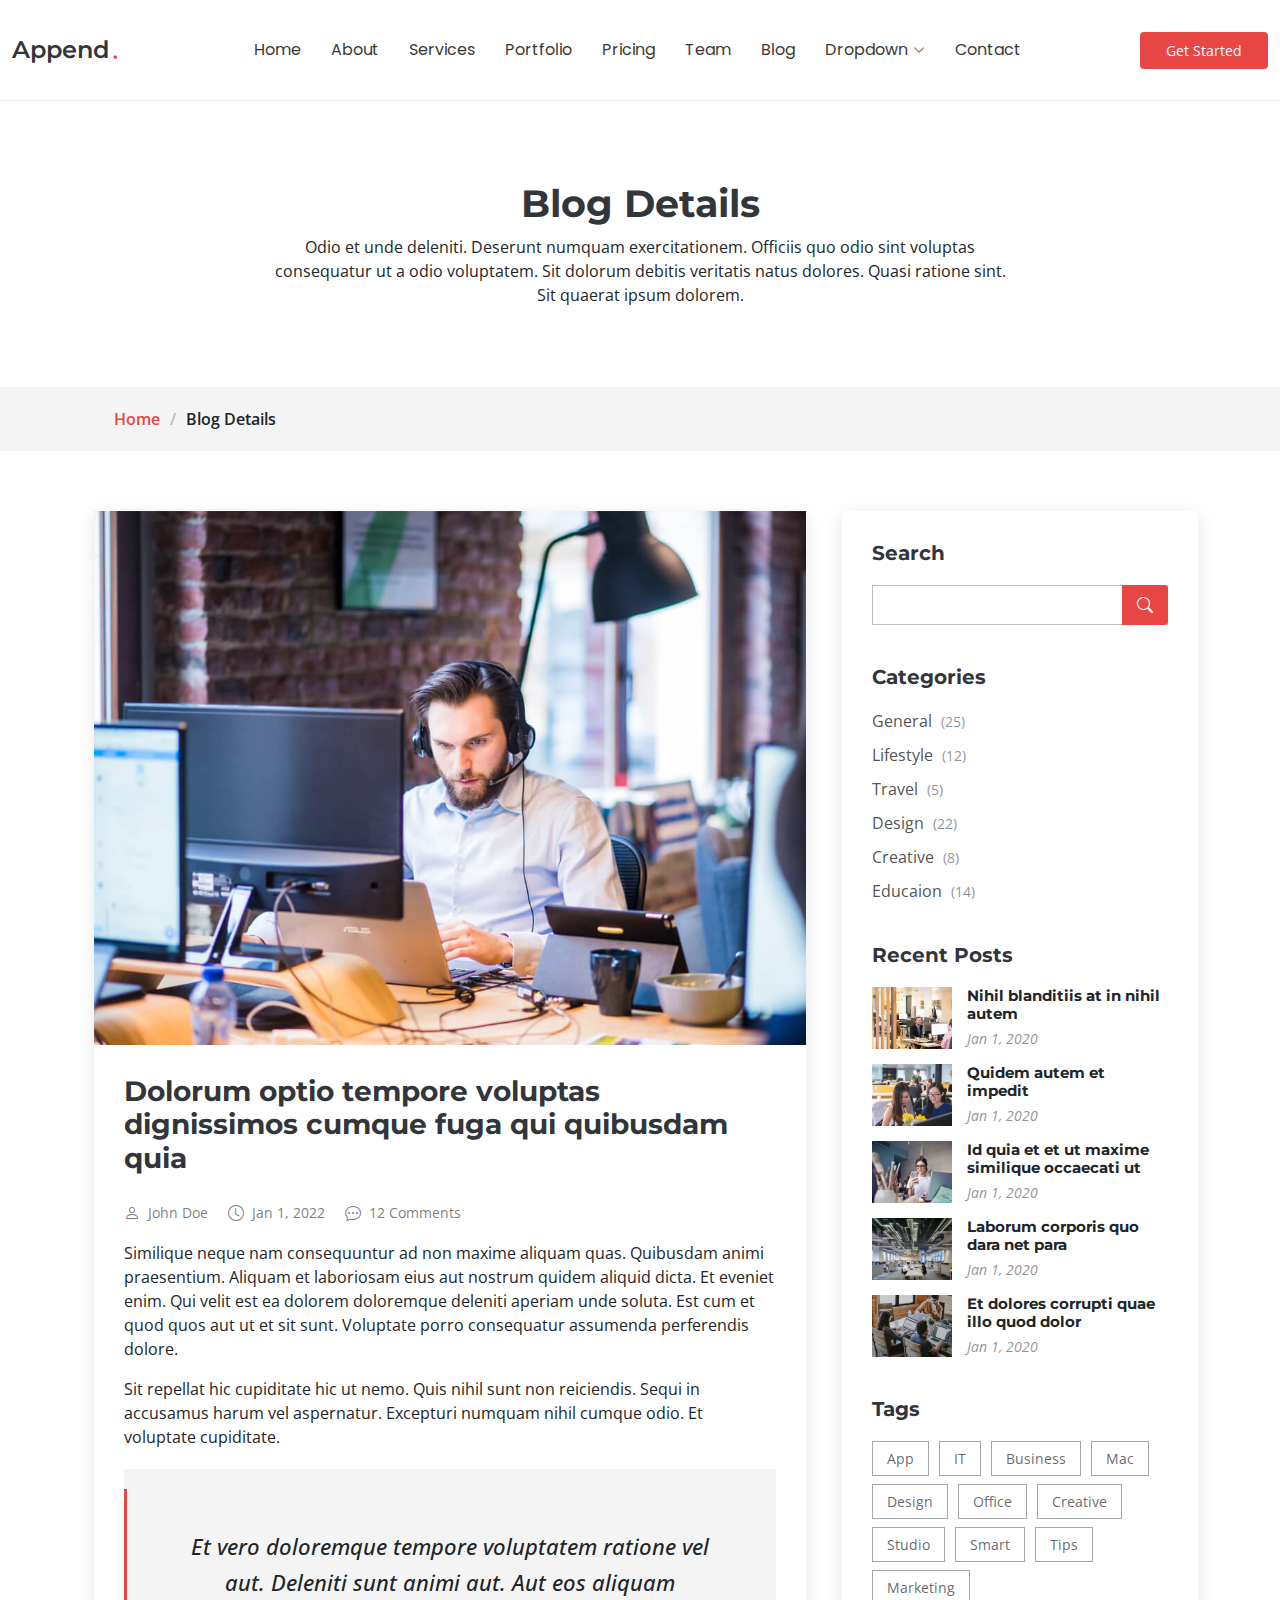
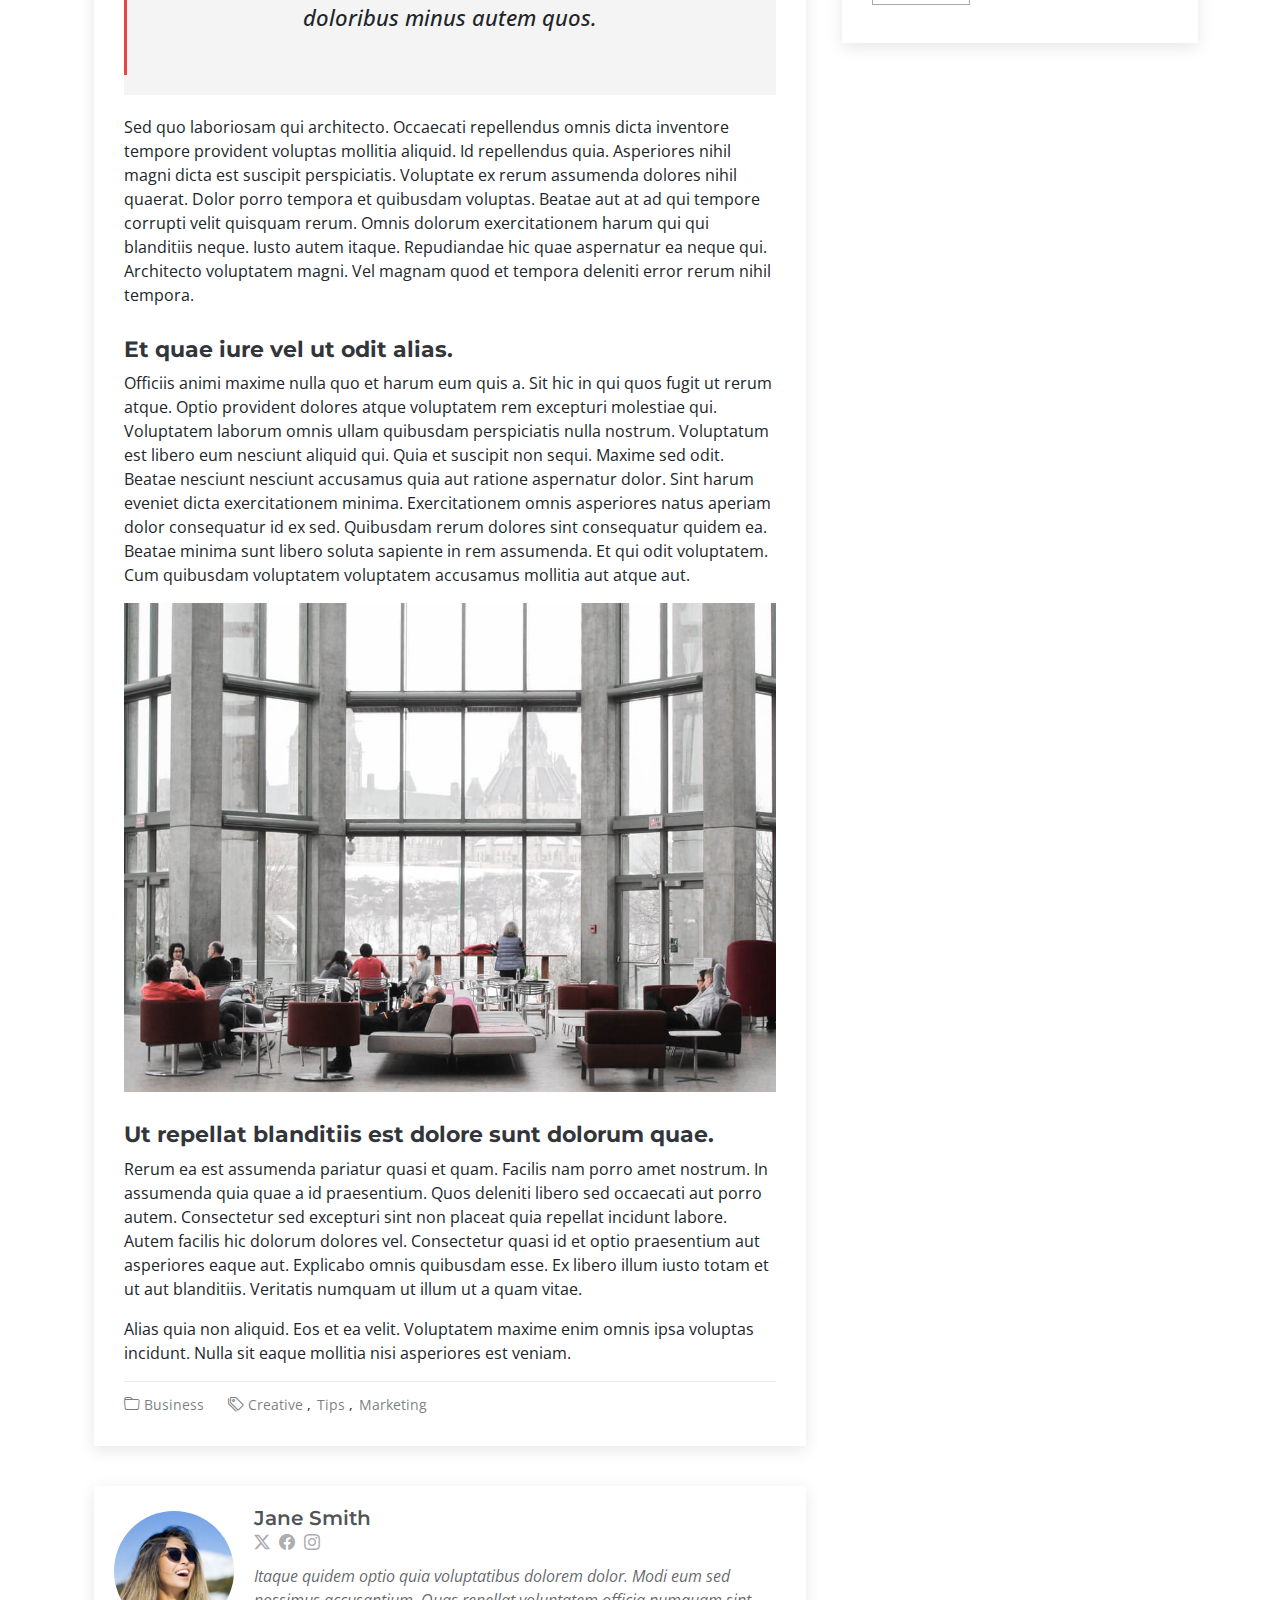
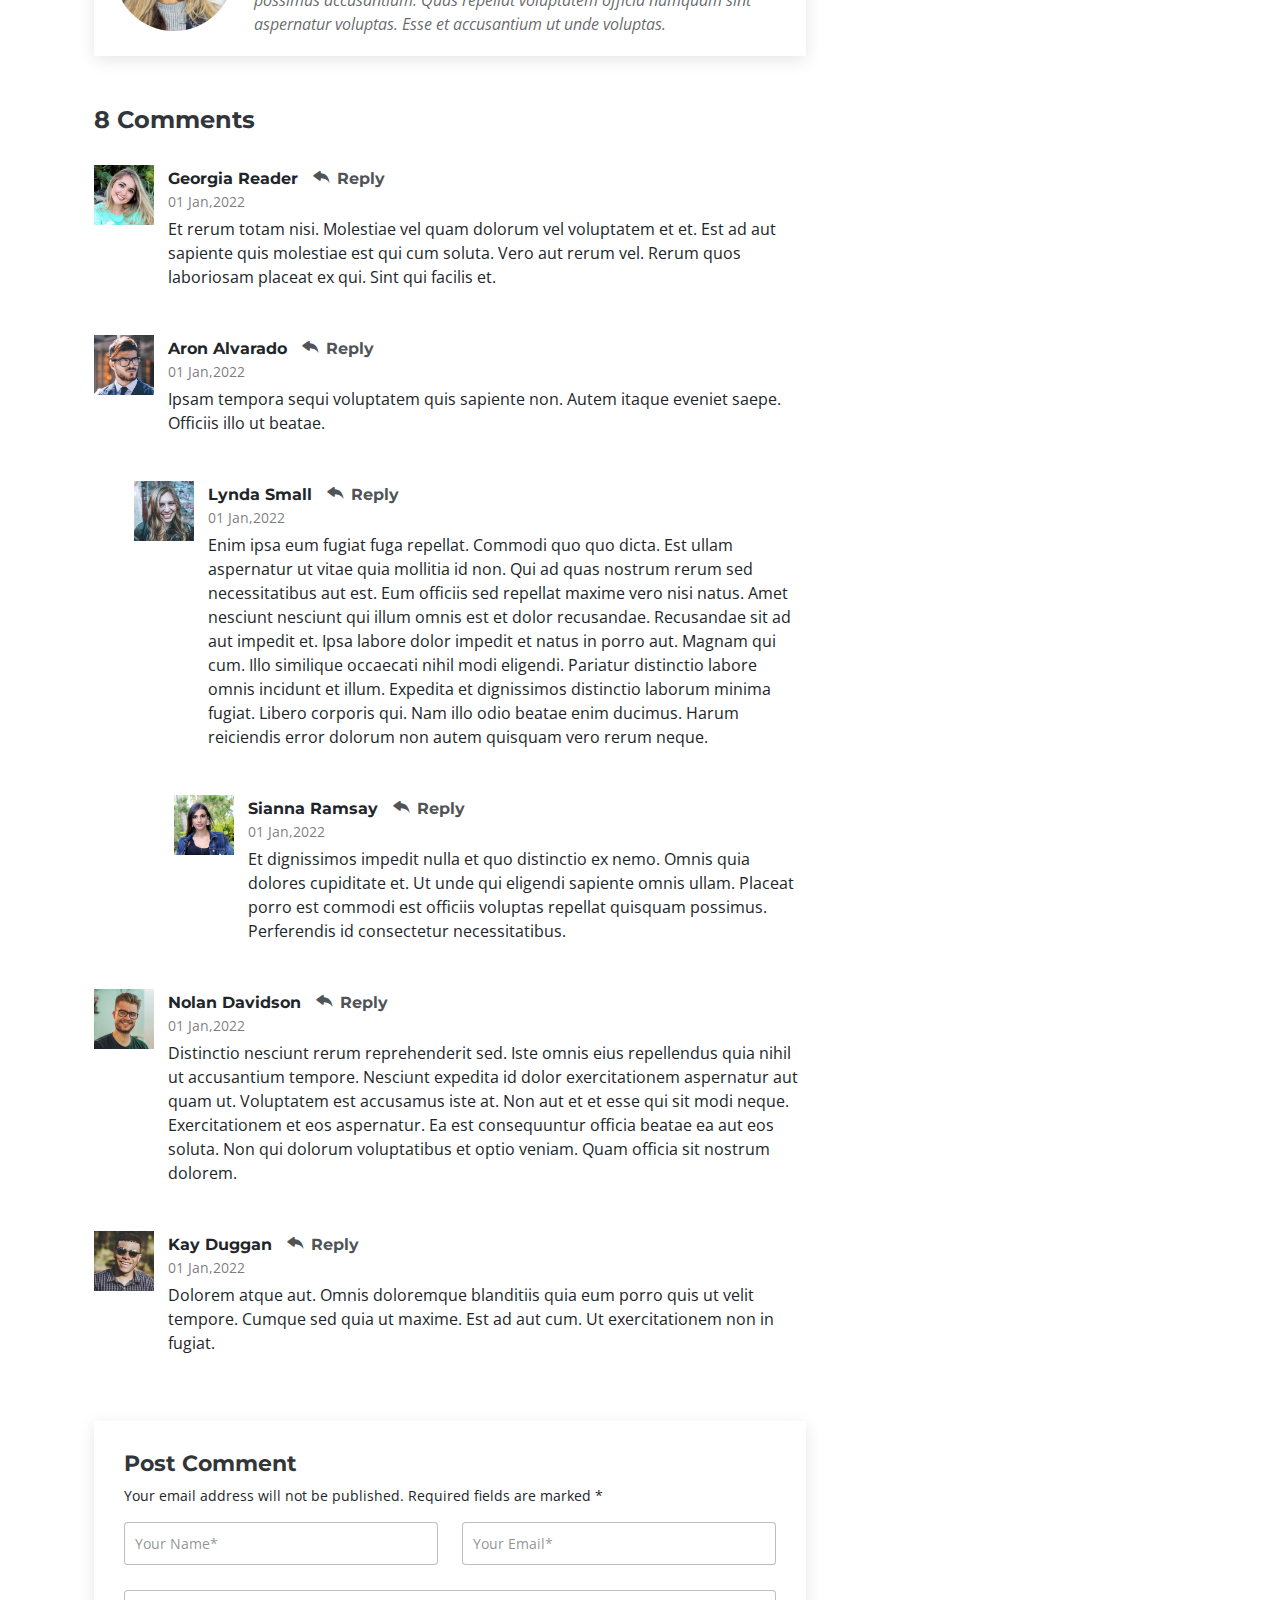
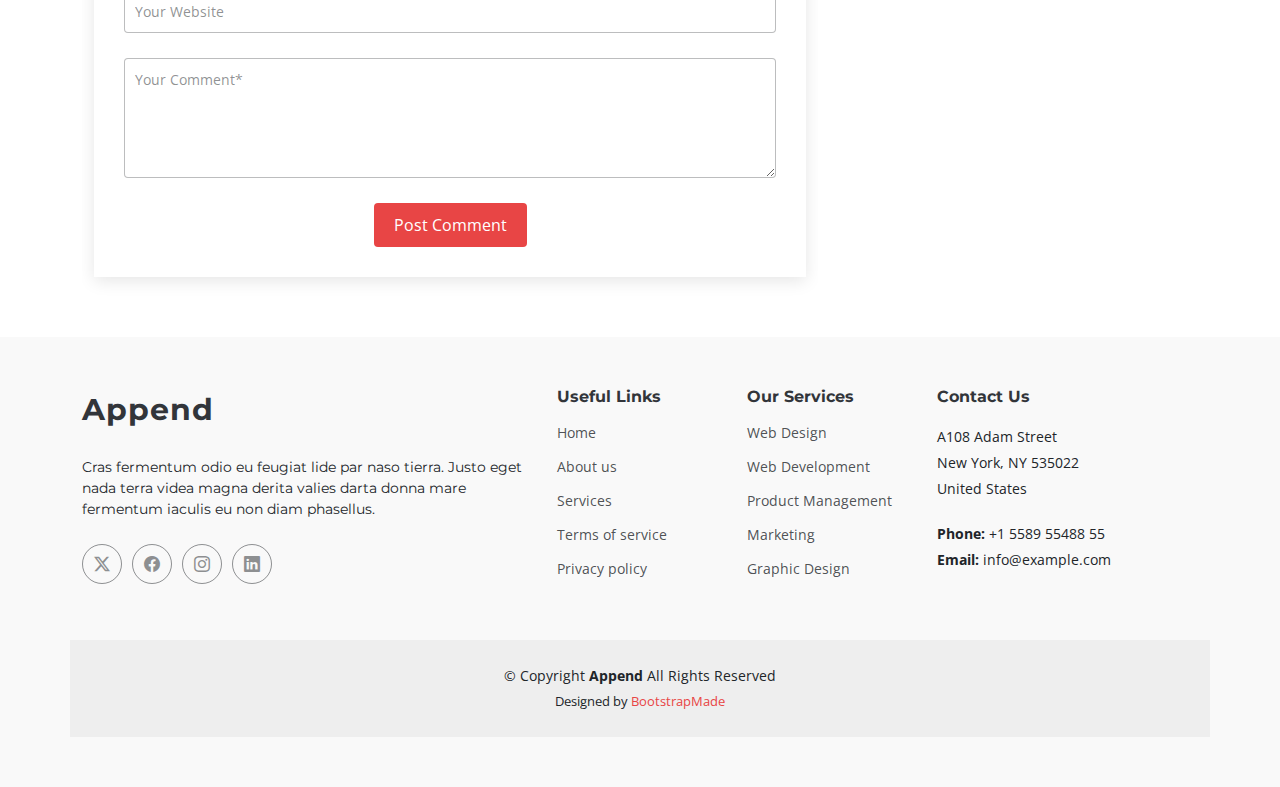
<file: template_pronto/blog-details.html>
<!DOCTYPE html>
<html lang="en">

<head>
  <meta charset="utf-8">
  <meta content="width=device-width, initial-scale=1.0" name="viewport">
  <title>Blog Details - Append Bootstrap Template</title>
  <meta name="description" content="">
  <meta name="keywords" content="">

  <!-- Favicons -->
  <link href="assets/img/favicon.png" rel="icon">
  <link href="assets/img/apple-touch-icon.png" rel="apple-touch-icon">

  <!-- Fonts -->
  <link href="https://fonts.googleapis.com" rel="preconnect">
  <link href="https://fonts.gstatic.com" rel="preconnect" crossorigin>
  <link href="https://fonts.googleapis.com/css2?family=Open+Sans:ital,wght@0,300;0,400;0,500;0,600;0,700;0,800;1,300;1,400;1,500;1,600;1,700;1,800&family=Montserrat:ital,wght@0,100;0,200;0,300;0,400;0,500;0,600;0,700;0,800;0,900;1,100;1,200;1,300;1,400;1,500;1,600;1,700;1,800;1,900&family=Poppins:ital,wght@0,100;0,200;0,300;0,400;0,500;0,600;0,700;0,800;0,900;1,100;1,200;1,300;1,400;1,500;1,600;1,700;1,800;1,900&display=swap" rel="stylesheet">

  <!-- Vendor CSS Files -->
  <link href="assets/vendor/bootstrap/css/bootstrap.min.css" rel="stylesheet">
  <link href="assets/vendor/bootstrap-icons/bootstrap-icons.css" rel="stylesheet">
  <link href="assets/vendor/aos/aos.css" rel="stylesheet">
  <link href="assets/vendor/glightbox/css/glightbox.min.css" rel="stylesheet">
  <link href="assets/vendor/swiper/swiper-bundle.min.css" rel="stylesheet">

  <!-- Main CSS File -->
  <link href="assets/css/main.css" rel="stylesheet">

  <!-- =======================================================
  * Template Name: Append
  * Template URL: https://bootstrapmade.com/append-bootstrap-website-template/
  * Updated: Aug 07 2024 with Bootstrap v5.3.3
  * Author: BootstrapMade.com
  * License: https://bootstrapmade.com/license/
  ======================================================== -->
</head>

<body class="blog-details-page">

  <header id="header" class="header d-flex align-items-center sticky-top">
    <div class="container-fluid position-relative d-flex align-items-center justify-content-between">

      <a href="index.html" class="logo d-flex align-items-center me-auto me-xl-0">
        <!-- Uncomment the line below if you also wish to use an image logo -->
        <!-- <img src="assets/img/logo.png" alt=""> -->
        <h1 class="sitename">Append</h1><span>.</span>
      </a>

      <nav id="navmenu" class="navmenu">
        <ul>
          <li><a href="index.html#hero">Home</a></li>
          <li><a href="index.html#about">About</a></li>
          <li><a href="index.html#services">Services</a></li>
          <li><a href="index.html#portfolio">Portfolio</a></li>
          <li><a href="index.html#pricing">Pricing</a></li>
          <li><a href="index.html#team">Team</a></li>
          <li><a href="blog.html">Blog</a></li>
          <li class="dropdown"><a href="#"><span>Dropdown</span> <i class="bi bi-chevron-down toggle-dropdown"></i></a>
            <ul>
              <li><a href="#">Dropdown 1</a></li>
              <li class="dropdown"><a href="#"><span>Deep Dropdown</span> <i class="bi bi-chevron-down toggle-dropdown"></i></a>
                <ul>
                  <li><a href="#">Deep Dropdown 1</a></li>
                  <li><a href="#">Deep Dropdown 2</a></li>
                  <li><a href="#">Deep Dropdown 3</a></li>
                  <li><a href="#">Deep Dropdown 4</a></li>
                  <li><a href="#">Deep Dropdown 5</a></li>
                </ul>
              </li>
              <li><a href="#">Dropdown 2</a></li>
              <li><a href="#">Dropdown 3</a></li>
              <li><a href="#">Dropdown 4</a></li>
            </ul>
          </li>
          <li><a href="index.html#contact">Contact</a></li>
        </ul>
        <i class="mobile-nav-toggle d-xl-none bi bi-list"></i>
      </nav>

      <a class="btn-getstarted" href="index.html#about">Get Started</a>

    </div>
  </header>

  <main class="main">

    <!-- Page Title -->
    <div class="page-title" data-aos="fade">
      <div class="heading">
        <div class="container">
          <div class="row d-flex justify-content-center text-center">
            <div class="col-lg-8">
              <h1>Blog Details</h1>
              <p class="mb-0">Odio et unde deleniti. Deserunt numquam exercitationem. Officiis quo odio sint voluptas consequatur ut a odio voluptatem. Sit dolorum debitis veritatis natus dolores. Quasi ratione sint. Sit quaerat ipsum dolorem.</p>
            </div>
          </div>
        </div>
      </div>
      <nav class="breadcrumbs">
        <div class="container">
          <ol>
            <li><a href="index.html">Home</a></li>
            <li class="current">Blog Details</li>
          </ol>
        </div>
      </nav>
    </div><!-- End Page Title -->

    <div class="container">
      <div class="row">

        <div class="col-lg-8">

          <!-- Blog Details Section -->
          <section id="blog-details" class="blog-details section">
            <div class="container">

              <article class="article">

                <div class="post-img">
                  <img src="assets/img/blog/blog-1.jpg" alt="" class="img-fluid">
                </div>

                <h2 class="title">Dolorum optio tempore voluptas dignissimos cumque fuga qui quibusdam quia</h2>

                <div class="meta-top">
                  <ul>
                    <li class="d-flex align-items-center"><i class="bi bi-person"></i> <a href="blog-details.html">John Doe</a></li>
                    <li class="d-flex align-items-center"><i class="bi bi-clock"></i> <a href="blog-details.html"><time datetime="2020-01-01">Jan 1, 2022</time></a></li>
                    <li class="d-flex align-items-center"><i class="bi bi-chat-dots"></i> <a href="blog-details.html">12 Comments</a></li>
                  </ul>
                </div><!-- End meta top -->

                <div class="content">
                  <p>
                    Similique neque nam consequuntur ad non maxime aliquam quas. Quibusdam animi praesentium. Aliquam et laboriosam eius aut nostrum quidem aliquid dicta.
                    Et eveniet enim. Qui velit est ea dolorem doloremque deleniti aperiam unde soluta. Est cum et quod quos aut ut et sit sunt. Voluptate porro consequatur assumenda perferendis dolore.
                  </p>

                  <p>
                    Sit repellat hic cupiditate hic ut nemo. Quis nihil sunt non reiciendis. Sequi in accusamus harum vel aspernatur. Excepturi numquam nihil cumque odio. Et voluptate cupiditate.
                  </p>

                  <blockquote>
                    <p>
                      Et vero doloremque tempore voluptatem ratione vel aut. Deleniti sunt animi aut. Aut eos aliquam doloribus minus autem quos.
                    </p>
                  </blockquote>

                  <p>
                    Sed quo laboriosam qui architecto. Occaecati repellendus omnis dicta inventore tempore provident voluptas mollitia aliquid. Id repellendus quia. Asperiores nihil magni dicta est suscipit perspiciatis. Voluptate ex rerum assumenda dolores nihil quaerat.
                    Dolor porro tempora et quibusdam voluptas. Beatae aut at ad qui tempore corrupti velit quisquam rerum. Omnis dolorum exercitationem harum qui qui blanditiis neque.
                    Iusto autem itaque. Repudiandae hic quae aspernatur ea neque qui. Architecto voluptatem magni. Vel magnam quod et tempora deleniti error rerum nihil tempora.
                  </p>

                  <h3>Et quae iure vel ut odit alias.</h3>
                  <p>
                    Officiis animi maxime nulla quo et harum eum quis a. Sit hic in qui quos fugit ut rerum atque. Optio provident dolores atque voluptatem rem excepturi molestiae qui. Voluptatem laborum omnis ullam quibusdam perspiciatis nulla nostrum. Voluptatum est libero eum nesciunt aliquid qui.
                    Quia et suscipit non sequi. Maxime sed odit. Beatae nesciunt nesciunt accusamus quia aut ratione aspernatur dolor. Sint harum eveniet dicta exercitationem minima. Exercitationem omnis asperiores natus aperiam dolor consequatur id ex sed. Quibusdam rerum dolores sint consequatur quidem ea.
                    Beatae minima sunt libero soluta sapiente in rem assumenda. Et qui odit voluptatem. Cum quibusdam voluptatem voluptatem accusamus mollitia aut atque aut.
                  </p>
                  <img src="assets/img/blog/blog-inside-post.jpg" class="img-fluid" alt="">

                  <h3>Ut repellat blanditiis est dolore sunt dolorum quae.</h3>
                  <p>
                    Rerum ea est assumenda pariatur quasi et quam. Facilis nam porro amet nostrum. In assumenda quia quae a id praesentium. Quos deleniti libero sed occaecati aut porro autem. Consectetur sed excepturi sint non placeat quia repellat incidunt labore. Autem facilis hic dolorum dolores vel.
                    Consectetur quasi id et optio praesentium aut asperiores eaque aut. Explicabo omnis quibusdam esse. Ex libero illum iusto totam et ut aut blanditiis. Veritatis numquam ut illum ut a quam vitae.
                  </p>
                  <p>
                    Alias quia non aliquid. Eos et ea velit. Voluptatem maxime enim omnis ipsa voluptas incidunt. Nulla sit eaque mollitia nisi asperiores est veniam.
                  </p>

                </div><!-- End post content -->

                <div class="meta-bottom">
                  <i class="bi bi-folder"></i>
                  <ul class="cats">
                    <li><a href="#">Business</a></li>
                  </ul>

                  <i class="bi bi-tags"></i>
                  <ul class="tags">
                    <li><a href="#">Creative</a></li>
                    <li><a href="#">Tips</a></li>
                    <li><a href="#">Marketing</a></li>
                  </ul>
                </div><!-- End meta bottom -->

              </article>

            </div>
          </section><!-- /Blog Details Section -->

          <!-- Blog Author Section -->
          <section id="blog-author" class="blog-author section">

            <div class="container">
              <div class="author-container d-flex align-items-center">
                <img src="assets/img/blog/blog-author.jpg" class="rounded-circle flex-shrink-0" alt="">
                <div>
                  <h4>Jane Smith</h4>
                  <div class="social-links">
                    <a href="https://x.com/#"><i class="bi bi-twitter-x"></i></a>
                    <a href="https://facebook.com/#"><i class="bi bi-facebook"></i></a>
                    <a href="https://instagram.com/#"><i class="biu bi-instagram"></i></a>
                  </div>
                  <p>
                    Itaque quidem optio quia voluptatibus dolorem dolor. Modi eum sed possimus accusantium. Quas repellat voluptatem officia numquam sint aspernatur voluptas. Esse et accusantium ut unde voluptas.
                  </p>
                </div>
              </div>
            </div>

          </section><!-- /Blog Author Section -->

          <!-- Blog Comments Section -->
          <section id="blog-comments" class="blog-comments section">

            <div class="container">

              <h4 class="comments-count">8 Comments</h4>

              <div id="comment-1" class="comment">
                <div class="d-flex">
                  <div class="comment-img"><img src="assets/img/blog/comments-1.jpg" alt=""></div>
                  <div>
                    <h5><a href="">Georgia Reader</a> <a href="#" class="reply"><i class="bi bi-reply-fill"></i> Reply</a></h5>
                    <time datetime="2020-01-01">01 Jan,2022</time>
                    <p>
                      Et rerum totam nisi. Molestiae vel quam dolorum vel voluptatem et et. Est ad aut sapiente quis molestiae est qui cum soluta.
                      Vero aut rerum vel. Rerum quos laboriosam placeat ex qui. Sint qui facilis et.
                    </p>
                  </div>
                </div>
              </div><!-- End comment #1 -->

              <div id="comment-2" class="comment">
                <div class="d-flex">
                  <div class="comment-img"><img src="assets/img/blog/comments-2.jpg" alt=""></div>
                  <div>
                    <h5><a href="">Aron Alvarado</a> <a href="#" class="reply"><i class="bi bi-reply-fill"></i> Reply</a></h5>
                    <time datetime="2020-01-01">01 Jan,2022</time>
                    <p>
                      Ipsam tempora sequi voluptatem quis sapiente non. Autem itaque eveniet saepe. Officiis illo ut beatae.
                    </p>
                  </div>
                </div>

                <div id="comment-reply-1" class="comment comment-reply">
                  <div class="d-flex">
                    <div class="comment-img"><img src="assets/img/blog/comments-3.jpg" alt=""></div>
                    <div>
                      <h5><a href="">Lynda Small</a> <a href="#" class="reply"><i class="bi bi-reply-fill"></i> Reply</a></h5>
                      <time datetime="2020-01-01">01 Jan,2022</time>
                      <p>
                        Enim ipsa eum fugiat fuga repellat. Commodi quo quo dicta. Est ullam aspernatur ut vitae quia mollitia id non. Qui ad quas nostrum rerum sed necessitatibus aut est. Eum officiis sed repellat maxime vero nisi natus. Amet nesciunt nesciunt qui illum omnis est et dolor recusandae.

                        Recusandae sit ad aut impedit et. Ipsa labore dolor impedit et natus in porro aut. Magnam qui cum. Illo similique occaecati nihil modi eligendi. Pariatur distinctio labore omnis incidunt et illum. Expedita et dignissimos distinctio laborum minima fugiat.

                        Libero corporis qui. Nam illo odio beatae enim ducimus. Harum reiciendis error dolorum non autem quisquam vero rerum neque.
                      </p>
                    </div>
                  </div>

                  <div id="comment-reply-2" class="comment comment-reply">
                    <div class="d-flex">
                      <div class="comment-img"><img src="assets/img/blog/comments-4.jpg" alt=""></div>
                      <div>
                        <h5><a href="">Sianna Ramsay</a> <a href="#" class="reply"><i class="bi bi-reply-fill"></i> Reply</a></h5>
                        <time datetime="2020-01-01">01 Jan,2022</time>
                        <p>
                          Et dignissimos impedit nulla et quo distinctio ex nemo. Omnis quia dolores cupiditate et. Ut unde qui eligendi sapiente omnis ullam. Placeat porro est commodi est officiis voluptas repellat quisquam possimus. Perferendis id consectetur necessitatibus.
                        </p>
                      </div>
                    </div>

                  </div><!-- End comment reply #2-->

                </div><!-- End comment reply #1-->

              </div><!-- End comment #2-->

              <div id="comment-3" class="comment">
                <div class="d-flex">
                  <div class="comment-img"><img src="assets/img/blog/comments-5.jpg" alt=""></div>
                  <div>
                    <h5><a href="">Nolan Davidson</a> <a href="#" class="reply"><i class="bi bi-reply-fill"></i> Reply</a></h5>
                    <time datetime="2020-01-01">01 Jan,2022</time>
                    <p>
                      Distinctio nesciunt rerum reprehenderit sed. Iste omnis eius repellendus quia nihil ut accusantium tempore. Nesciunt expedita id dolor exercitationem aspernatur aut quam ut. Voluptatem est accusamus iste at.
                      Non aut et et esse qui sit modi neque. Exercitationem et eos aspernatur. Ea est consequuntur officia beatae ea aut eos soluta. Non qui dolorum voluptatibus et optio veniam. Quam officia sit nostrum dolorem.
                    </p>
                  </div>
                </div>

              </div><!-- End comment #3 -->

              <div id="comment-4" class="comment">
                <div class="d-flex">
                  <div class="comment-img"><img src="assets/img/blog/comments-6.jpg" alt=""></div>
                  <div>
                    <h5><a href="">Kay Duggan</a> <a href="#" class="reply"><i class="bi bi-reply-fill"></i> Reply</a></h5>
                    <time datetime="2020-01-01">01 Jan,2022</time>
                    <p>
                      Dolorem atque aut. Omnis doloremque blanditiis quia eum porro quis ut velit tempore. Cumque sed quia ut maxime. Est ad aut cum. Ut exercitationem non in fugiat.
                    </p>
                  </div>
                </div>

              </div><!-- End comment #4 -->

            </div>

          </section><!-- /Blog Comments Section -->

          <!-- Comment Form Section -->
          <section id="comment-form" class="comment-form section">
            <div class="container">

              <form action="">

                <h4>Post Comment</h4>
                <p>Your email address will not be published. Required fields are marked * </p>
                <div class="row">
                  <div class="col-md-6 form-group">
                    <input name="name" type="text" class="form-control" placeholder="Your Name*">
                  </div>
                  <div class="col-md-6 form-group">
                    <input name="email" type="text" class="form-control" placeholder="Your Email*">
                  </div>
                </div>
                <div class="row">
                  <div class="col form-group">
                    <input name="website" type="text" class="form-control" placeholder="Your Website">
                  </div>
                </div>
                <div class="row">
                  <div class="col form-group">
                    <textarea name="comment" class="form-control" placeholder="Your Comment*"></textarea>
                  </div>
                </div>

                <div class="text-center">
                  <button type="submit" class="btn btn-primary">Post Comment</button>
                </div>

              </form>

            </div>
          </section><!-- /Comment Form Section -->

        </div>

        <div class="col-lg-4 sidebar">

          <div class="widgets-container">

            <!-- Search Widget -->
            <div class="search-widget widget-item">

              <h3 class="widget-title">Search</h3>
              <form action="">
                <input type="text">
                <button type="submit" title="Search"><i class="bi bi-search"></i></button>
              </form>

            </div><!--/Search Widget -->

            <!-- Categories Widget -->
            <div class="categories-widget widget-item">

              <h3 class="widget-title">Categories</h3>
              <ul class="mt-3">
                <li><a href="#">General <span>(25)</span></a></li>
                <li><a href="#">Lifestyle <span>(12)</span></a></li>
                <li><a href="#">Travel <span>(5)</span></a></li>
                <li><a href="#">Design <span>(22)</span></a></li>
                <li><a href="#">Creative <span>(8)</span></a></li>
                <li><a href="#">Educaion <span>(14)</span></a></li>
              </ul>

            </div><!--/Categories Widget -->

            <!-- Recent Posts Widget -->
            <div class="recent-posts-widget widget-item">

              <h3 class="widget-title">Recent Posts</h3>

              <div class="post-item">
                <img src="assets/img/blog/blog-recent-1.jpg" alt="" class="flex-shrink-0">
                <div>
                  <h4><a href="blog-details.html">Nihil blanditiis at in nihil autem</a></h4>
                  <time datetime="2020-01-01">Jan 1, 2020</time>
                </div>
              </div><!-- End recent post item-->

              <div class="post-item">
                <img src="assets/img/blog/blog-recent-2.jpg" alt="" class="flex-shrink-0">
                <div>
                  <h4><a href="blog-details.html">Quidem autem et impedit</a></h4>
                  <time datetime="2020-01-01">Jan 1, 2020</time>
                </div>
              </div><!-- End recent post item-->

              <div class="post-item">
                <img src="assets/img/blog/blog-recent-3.jpg" alt="" class="flex-shrink-0">
                <div>
                  <h4><a href="blog-details.html">Id quia et et ut maxime similique occaecati ut</a></h4>
                  <time datetime="2020-01-01">Jan 1, 2020</time>
                </div>
              </div><!-- End recent post item-->

              <div class="post-item">
                <img src="assets/img/blog/blog-recent-4.jpg" alt="" class="flex-shrink-0">
                <div>
                  <h4><a href="blog-details.html">Laborum corporis quo dara net para</a></h4>
                  <time datetime="2020-01-01">Jan 1, 2020</time>
                </div>
              </div><!-- End recent post item-->

              <div class="post-item">
                <img src="assets/img/blog/blog-recent-5.jpg" alt="" class="flex-shrink-0">
                <div>
                  <h4><a href="blog-details.html">Et dolores corrupti quae illo quod dolor</a></h4>
                  <time datetime="2020-01-01">Jan 1, 2020</time>
                </div>
              </div><!-- End recent post item-->

            </div><!--/Recent Posts Widget -->

            <!-- Tags Widget -->
            <div class="tags-widget widget-item">

              <h3 class="widget-title">Tags</h3>
              <ul>
                <li><a href="#">App</a></li>
                <li><a href="#">IT</a></li>
                <li><a href="#">Business</a></li>
                <li><a href="#">Mac</a></li>
                <li><a href="#">Design</a></li>
                <li><a href="#">Office</a></li>
                <li><a href="#">Creative</a></li>
                <li><a href="#">Studio</a></li>
                <li><a href="#">Smart</a></li>
                <li><a href="#">Tips</a></li>
                <li><a href="#">Marketing</a></li>
              </ul>

            </div><!--/Tags Widget -->

          </div>

        </div>

      </div>
    </div>

  </main>

  <footer id="footer" class="footer position-relative light-background">

    <div class="container footer-top">
      <div class="row gy-4">
        <div class="col-lg-5 col-md-12 footer-about">
          <a href="index.html" class="logo d-flex align-items-center">
            <span class="sitename">Append</span>
          </a>
          <p>Cras fermentum odio eu feugiat lide par naso tierra. Justo eget nada terra videa magna derita valies darta donna mare fermentum iaculis eu non diam phasellus.</p>
          <div class="social-links d-flex mt-4">
            <a href=""><i class="bi bi-twitter-x"></i></a>
            <a href=""><i class="bi bi-facebook"></i></a>
            <a href=""><i class="bi bi-instagram"></i></a>
            <a href=""><i class="bi bi-linkedin"></i></a>
          </div>
        </div>

        <div class="col-lg-2 col-6 footer-links">
          <h4>Useful Links</h4>
          <ul>
            <li><a href="#">Home</a></li>
            <li><a href="#">About us</a></li>
            <li><a href="#">Services</a></li>
            <li><a href="#">Terms of service</a></li>
            <li><a href="#">Privacy policy</a></li>
          </ul>
        </div>

        <div class="col-lg-2 col-6 footer-links">
          <h4>Our Services</h4>
          <ul>
            <li><a href="#">Web Design</a></li>
            <li><a href="#">Web Development</a></li>
            <li><a href="#">Product Management</a></li>
            <li><a href="#">Marketing</a></li>
            <li><a href="#">Graphic Design</a></li>
          </ul>
        </div>

        <div class="col-lg-3 col-md-12 footer-contact text-center text-md-start">
          <h4>Contact Us</h4>
          <p>A108 Adam Street</p>
          <p>New York, NY 535022</p>
          <p>United States</p>
          <p class="mt-4"><strong>Phone:</strong> <span>+1 5589 55488 55</span></p>
          <p><strong>Email:</strong> <span>info@example.com</span></p>
        </div>

      </div>
    </div>

    <div class="container copyright text-center mt-4">
      <p>© <span>Copyright</span> <strong class="sitename">Append</strong> <span>All Rights Reserved</span></p>
      <div class="credits">
        <!-- All the links in the footer should remain intact. -->
        <!-- You can delete the links only if you've purchased the pro version. -->
        <!-- Licensing information: https://bootstrapmade.com/license/ -->
        <!-- Purchase the pro version with working PHP/AJAX contact form: [buy-url] -->
        Designed by <a href="https://bootstrapmade.com/">BootstrapMade</a>
      </div>
    </div>

  </footer>

  <!-- Scroll Top -->
  <a href="#" id="scroll-top" class="scroll-top d-flex align-items-center justify-content-center"><i class="bi bi-arrow-up-short"></i></a>

  <!-- Preloader -->
  <div id="preloader"></div>

  <!-- Vendor JS Files -->
  <script src="assets/vendor/bootstrap/js/bootstrap.bundle.min.js"></script>
  <script src="assets/vendor/php-email-form/validate.js"></script>
  <script src="assets/vendor/aos/aos.js"></script>
  <script src="assets/vendor/glightbox/js/glightbox.min.js"></script>
  <script src="assets/vendor/purecounter/purecounter_vanilla.js"></script>
  <script src="assets/vendor/imagesloaded/imagesloaded.pkgd.min.js"></script>
  <script src="assets/vendor/isotope-layout/isotope.pkgd.min.js"></script>
  <script src="assets/vendor/swiper/swiper-bundle.min.js"></script>

  <!-- Main JS File -->
  <script src="assets/js/main.js"></script>

</body>

</html>
</file>
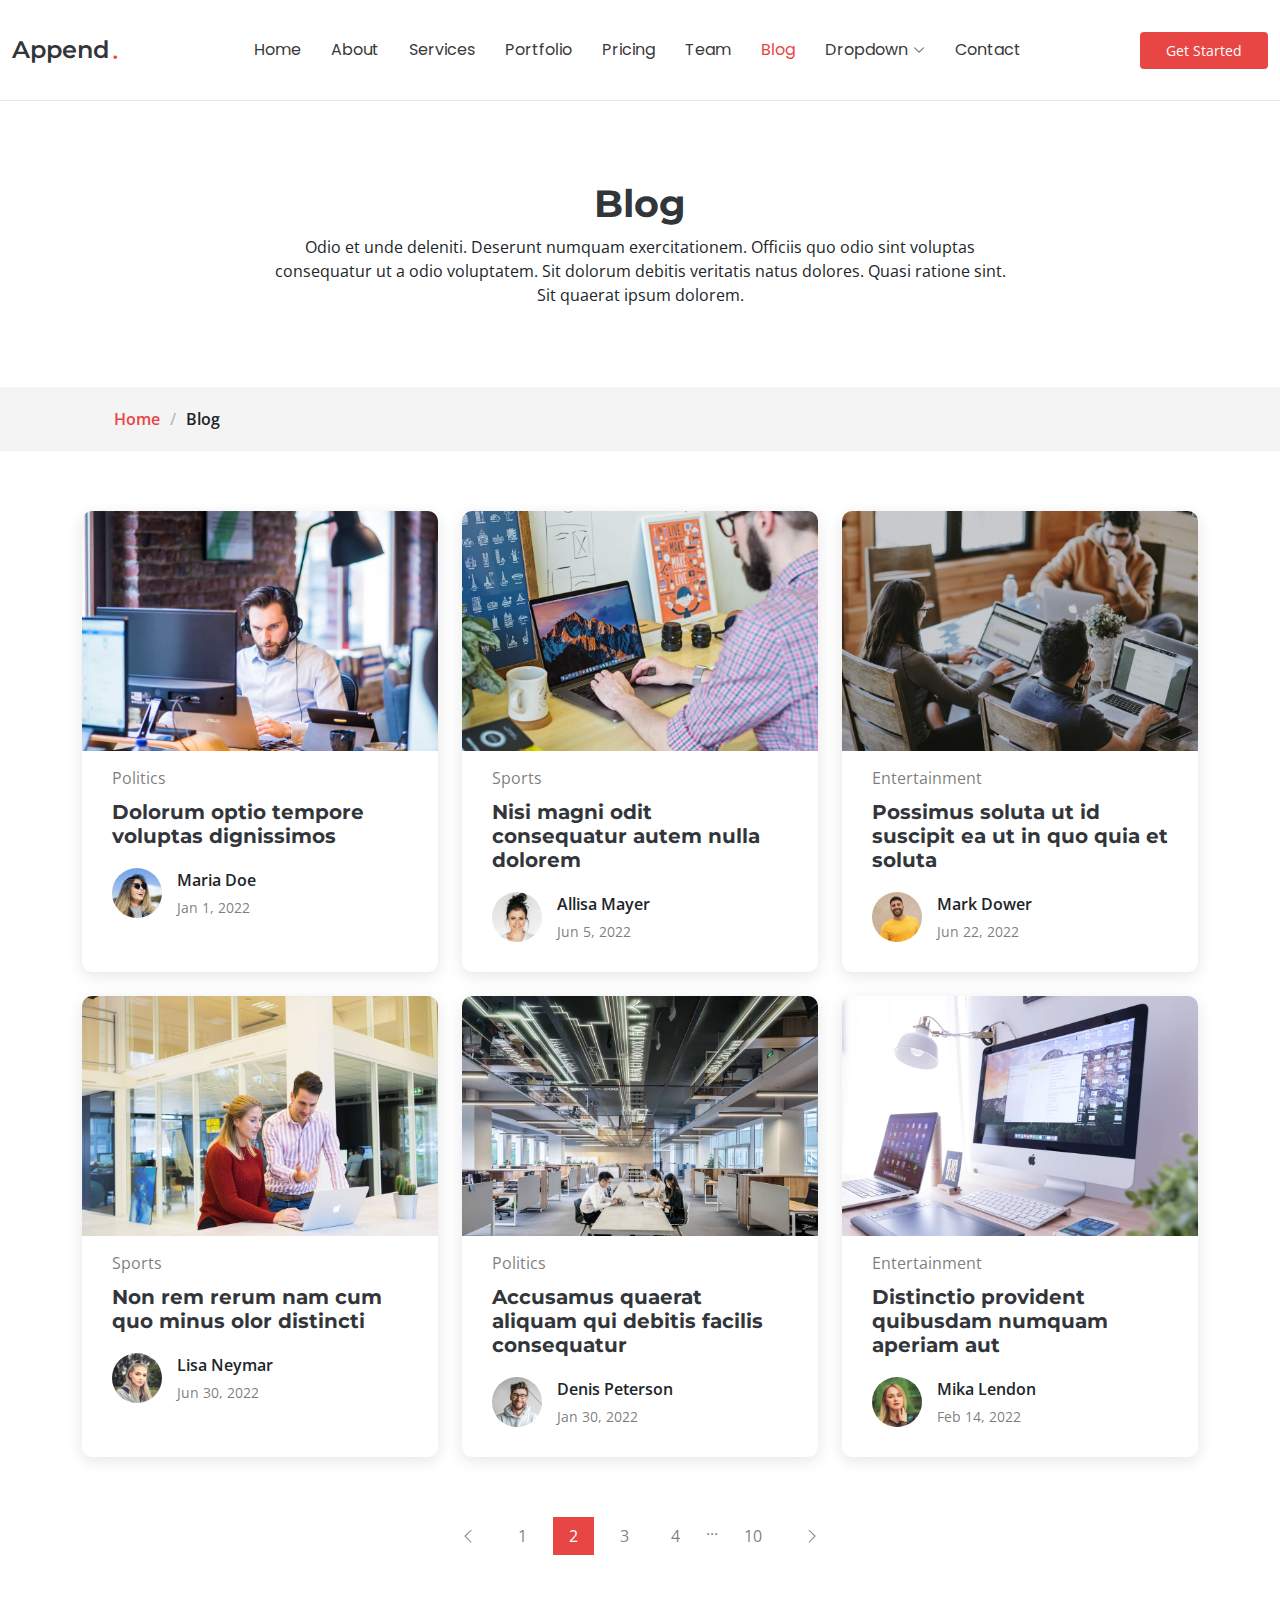
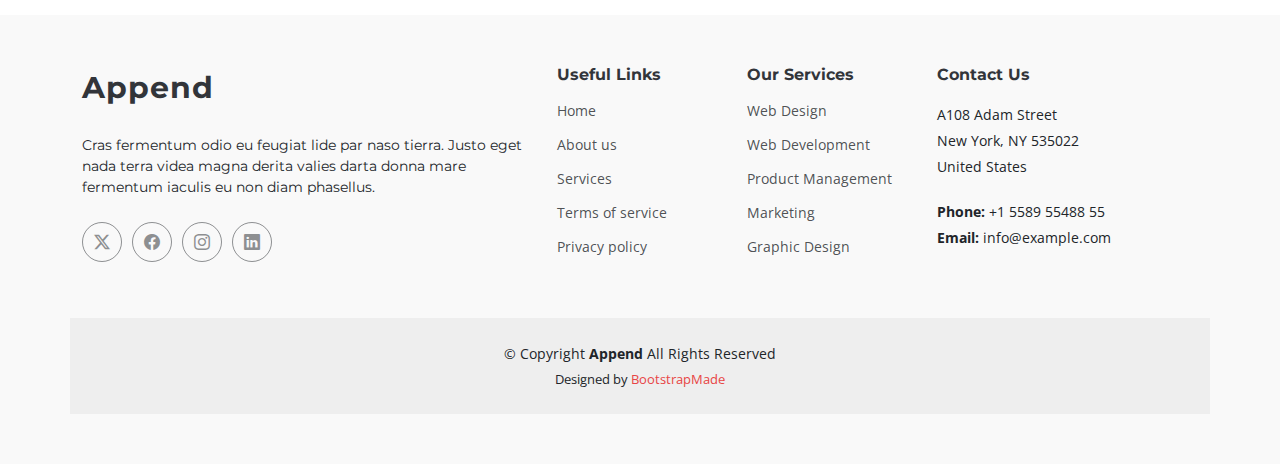
<file: template_pronto/blog.html>
<!DOCTYPE html>
<html lang="en">

<head>
  <meta charset="utf-8">
  <meta content="width=device-width, initial-scale=1.0" name="viewport">
  <title>Blog - Append Bootstrap Template</title>
  <meta name="description" content="">
  <meta name="keywords" content="">

  <!-- Favicons -->
  <link href="assets/img/favicon.png" rel="icon">
  <link href="assets/img/apple-touch-icon.png" rel="apple-touch-icon">

  <!-- Fonts -->
  <link href="https://fonts.googleapis.com" rel="preconnect">
  <link href="https://fonts.gstatic.com" rel="preconnect" crossorigin>
  <link href="https://fonts.googleapis.com/css2?family=Open+Sans:ital,wght@0,300;0,400;0,500;0,600;0,700;0,800;1,300;1,400;1,500;1,600;1,700;1,800&family=Montserrat:ital,wght@0,100;0,200;0,300;0,400;0,500;0,600;0,700;0,800;0,900;1,100;1,200;1,300;1,400;1,500;1,600;1,700;1,800;1,900&family=Poppins:ital,wght@0,100;0,200;0,300;0,400;0,500;0,600;0,700;0,800;0,900;1,100;1,200;1,300;1,400;1,500;1,600;1,700;1,800;1,900&display=swap" rel="stylesheet">

  <!-- Vendor CSS Files -->
  <link href="assets/vendor/bootstrap/css/bootstrap.min.css" rel="stylesheet">
  <link href="assets/vendor/bootstrap-icons/bootstrap-icons.css" rel="stylesheet">
  <link href="assets/vendor/aos/aos.css" rel="stylesheet">
  <link href="assets/vendor/glightbox/css/glightbox.min.css" rel="stylesheet">
  <link href="assets/vendor/swiper/swiper-bundle.min.css" rel="stylesheet">

  <!-- Main CSS File -->
  <link href="assets/css/main.css" rel="stylesheet">

  <!-- =======================================================
  * Template Name: Append
  * Template URL: https://bootstrapmade.com/append-bootstrap-website-template/
  * Updated: Aug 07 2024 with Bootstrap v5.3.3
  * Author: BootstrapMade.com
  * License: https://bootstrapmade.com/license/
  ======================================================== -->
</head>

<body class="blog-page">

  <header id="header" class="header d-flex align-items-center sticky-top">
    <div class="container-fluid position-relative d-flex align-items-center justify-content-between">

      <a href="index.html" class="logo d-flex align-items-center me-auto me-xl-0">
        <!-- Uncomment the line below if you also wish to use an image logo -->
        <!-- <img src="assets/img/logo.png" alt=""> -->
        <h1 class="sitename">Append</h1><span>.</span>
      </a>

      <nav id="navmenu" class="navmenu">
        <ul>
          <li><a href="index.html#hero">Home</a></li>
          <li><a href="index.html#about">About</a></li>
          <li><a href="index.html#services">Services</a></li>
          <li><a href="index.html#portfolio">Portfolio</a></li>
          <li><a href="index.html#pricing">Pricing</a></li>
          <li><a href="index.html#team">Team</a></li>
          <li><a href="blog.html" class="active">Blog</a></li>
          <li class="dropdown"><a href="#"><span>Dropdown</span> <i class="bi bi-chevron-down toggle-dropdown"></i></a>
            <ul>
              <li><a href="#">Dropdown 1</a></li>
              <li class="dropdown"><a href="#"><span>Deep Dropdown</span> <i class="bi bi-chevron-down toggle-dropdown"></i></a>
                <ul>
                  <li><a href="#">Deep Dropdown 1</a></li>
                  <li><a href="#">Deep Dropdown 2</a></li>
                  <li><a href="#">Deep Dropdown 3</a></li>
                  <li><a href="#">Deep Dropdown 4</a></li>
                  <li><a href="#">Deep Dropdown 5</a></li>
                </ul>
              </li>
              <li><a href="#">Dropdown 2</a></li>
              <li><a href="#">Dropdown 3</a></li>
              <li><a href="#">Dropdown 4</a></li>
            </ul>
          </li>
          <li><a href="index.html#contact">Contact</a></li>
        </ul>
        <i class="mobile-nav-toggle d-xl-none bi bi-list"></i>
      </nav>

      <a class="btn-getstarted" href="index.html#about">Get Started</a>

    </div>
  </header>

  <main class="main">

    <!-- Page Title -->
    <div class="page-title" data-aos="fade">
      <div class="heading">
        <div class="container">
          <div class="row d-flex justify-content-center text-center">
            <div class="col-lg-8">
              <h1>Blog</h1>
              <p class="mb-0">Odio et unde deleniti. Deserunt numquam exercitationem. Officiis quo odio sint voluptas consequatur ut a odio voluptatem. Sit dolorum debitis veritatis natus dolores. Quasi ratione sint. Sit quaerat ipsum dolorem.</p>
            </div>
          </div>
        </div>
      </div>
      <nav class="breadcrumbs">
        <div class="container">
          <ol>
            <li><a href="index.html">Home</a></li>
            <li class="current">Blog</li>
          </ol>
        </div>
      </nav>
    </div><!-- End Page Title -->

    <!-- Blog Posts Section -->
    <section id="blog-posts" class="blog-posts section">

      <div class="container">
        <div class="row gy-4">

          <div class="col-lg-4">
            <article>

              <div class="post-img">
                <img src="assets/img/blog/blog-1.jpg" alt="" class="img-fluid">
              </div>

              <p class="post-category">Politics</p>

              <h2 class="title">
                <a href="blog-details.html">Dolorum optio tempore voluptas dignissimos</a>
              </h2>

              <div class="d-flex align-items-center">
                <img src="assets/img/blog/blog-author.jpg" alt="" class="img-fluid post-author-img flex-shrink-0">
                <div class="post-meta">
                  <p class="post-author">Maria Doe</p>
                  <p class="post-date">
                    <time datetime="2022-01-01">Jan 1, 2022</time>
                  </p>
                </div>
              </div>

            </article>
          </div><!-- End post list item -->

          <div class="col-lg-4">
            <article>

              <div class="post-img">
                <img src="assets/img/blog/blog-2.jpg" alt="" class="img-fluid">
              </div>

              <p class="post-category">Sports</p>

              <h2 class="title">
                <a href="blog-details.html">Nisi magni odit consequatur autem nulla dolorem</a>
              </h2>

              <div class="d-flex align-items-center">
                <img src="assets/img/blog/blog-author-2.jpg" alt="" class="img-fluid post-author-img flex-shrink-0">
                <div class="post-meta">
                  <p class="post-author">Allisa Mayer</p>
                  <p class="post-date">
                    <time datetime="2022-01-01">Jun 5, 2022</time>
                  </p>
                </div>
              </div>

            </article>
          </div><!-- End post list item -->

          <div class="col-lg-4">
            <article>

              <div class="post-img">
                <img src="assets/img/blog/blog-3.jpg" alt="" class="img-fluid">
              </div>

              <p class="post-category">Entertainment</p>

              <h2 class="title">
                <a href="blog-details.html">Possimus soluta ut id suscipit ea ut in quo quia et soluta</a>
              </h2>

              <div class="d-flex align-items-center">
                <img src="assets/img/blog/blog-author-3.jpg" alt="" class="img-fluid post-author-img flex-shrink-0">
                <div class="post-meta">
                  <p class="post-author">Mark Dower</p>
                  <p class="post-date">
                    <time datetime="2022-01-01">Jun 22, 2022</time>
                  </p>
                </div>
              </div>

            </article>
          </div><!-- End post list item -->

          <div class="col-lg-4">
            <article>

              <div class="post-img">
                <img src="assets/img/blog/blog-4.jpg" alt="" class="img-fluid">
              </div>

              <p class="post-category">Sports</p>

              <h2 class="title">
                <a href="blog-details.html">Non rem rerum nam cum quo minus olor distincti</a>
              </h2>

              <div class="d-flex align-items-center">
                <img src="assets/img/blog/blog-author-4.jpg" alt="" class="img-fluid post-author-img flex-shrink-0">
                <div class="post-meta">
                  <p class="post-author">Lisa Neymar</p>
                  <p class="post-date">
                    <time datetime="2022-01-01">Jun 30, 2022</time>
                  </p>
                </div>
              </div>

            </article>
          </div><!-- End post list item -->

          <div class="col-lg-4">
            <article>

              <div class="post-img">
                <img src="assets/img/blog/blog-5.jpg" alt="" class="img-fluid">
              </div>

              <p class="post-category">Politics</p>

              <h2 class="title">
                <a href="blog-details.html">Accusamus quaerat aliquam qui debitis facilis consequatur</a>
              </h2>

              <div class="d-flex align-items-center">
                <img src="assets/img/blog/blog-author-5.jpg" alt="" class="img-fluid post-author-img flex-shrink-0">
                <div class="post-meta">
                  <p class="post-author">Denis Peterson</p>
                  <p class="post-date">
                    <time datetime="2022-01-01">Jan 30, 2022</time>
                  </p>
                </div>
              </div>

            </article>
          </div><!-- End post list item -->

          <div class="col-lg-4">
            <article>

              <div class="post-img">
                <img src="assets/img/blog/blog-6.jpg" alt="" class="img-fluid">
              </div>

              <p class="post-category">Entertainment</p>

              <h2 class="title">
                <a href="blog-details.html">Distinctio provident quibusdam numquam aperiam aut</a>
              </h2>

              <div class="d-flex align-items-center">
                <img src="assets/img/blog/blog-author-6.jpg" alt="" class="img-fluid post-author-img flex-shrink-0">
                <div class="post-meta">
                  <p class="post-author">Mika Lendon</p>
                  <p class="post-date">
                    <time datetime="2022-01-01">Feb 14, 2022</time>
                  </p>
                </div>
              </div>

            </article>
          </div><!-- End post list item -->

        </div>
      </div>

    </section><!-- /Blog Posts Section -->

    <!-- Blog Pagination Section -->
    <section id="blog-pagination" class="blog-pagination section">

      <div class="container">
        <div class="d-flex justify-content-center">
          <ul>
            <li><a href="#"><i class="bi bi-chevron-left"></i></a></li>
            <li><a href="#">1</a></li>
            <li><a href="#" class="active">2</a></li>
            <li><a href="#">3</a></li>
            <li><a href="#">4</a></li>
            <li>...</li>
            <li><a href="#">10</a></li>
            <li><a href="#"><i class="bi bi-chevron-right"></i></a></li>
          </ul>
        </div>
      </div>

    </section><!-- /Blog Pagination Section -->

  </main>

  <footer id="footer" class="footer position-relative light-background">

    <div class="container footer-top">
      <div class="row gy-4">
        <div class="col-lg-5 col-md-12 footer-about">
          <a href="index.html" class="logo d-flex align-items-center">
            <span class="sitename">Append</span>
          </a>
          <p>Cras fermentum odio eu feugiat lide par naso tierra. Justo eget nada terra videa magna derita valies darta donna mare fermentum iaculis eu non diam phasellus.</p>
          <div class="social-links d-flex mt-4">
            <a href=""><i class="bi bi-twitter-x"></i></a>
            <a href=""><i class="bi bi-facebook"></i></a>
            <a href=""><i class="bi bi-instagram"></i></a>
            <a href=""><i class="bi bi-linkedin"></i></a>
          </div>
        </div>

        <div class="col-lg-2 col-6 footer-links">
          <h4>Useful Links</h4>
          <ul>
            <li><a href="#">Home</a></li>
            <li><a href="#">About us</a></li>
            <li><a href="#">Services</a></li>
            <li><a href="#">Terms of service</a></li>
            <li><a href="#">Privacy policy</a></li>
          </ul>
        </div>

        <div class="col-lg-2 col-6 footer-links">
          <h4>Our Services</h4>
          <ul>
            <li><a href="#">Web Design</a></li>
            <li><a href="#">Web Development</a></li>
            <li><a href="#">Product Management</a></li>
            <li><a href="#">Marketing</a></li>
            <li><a href="#">Graphic Design</a></li>
          </ul>
        </div>

        <div class="col-lg-3 col-md-12 footer-contact text-center text-md-start">
          <h4>Contact Us</h4>
          <p>A108 Adam Street</p>
          <p>New York, NY 535022</p>
          <p>United States</p>
          <p class="mt-4"><strong>Phone:</strong> <span>+1 5589 55488 55</span></p>
          <p><strong>Email:</strong> <span>info@example.com</span></p>
        </div>

      </div>
    </div>

    <div class="container copyright text-center mt-4">
      <p>© <span>Copyright</span> <strong class="sitename">Append</strong> <span>All Rights Reserved</span></p>
      <div class="credits">
        <!-- All the links in the footer should remain intact. -->
        <!-- You can delete the links only if you've purchased the pro version. -->
        <!-- Licensing information: https://bootstrapmade.com/license/ -->
        <!-- Purchase the pro version with working PHP/AJAX contact form: [buy-url] -->
        Designed by <a href="https://bootstrapmade.com/">BootstrapMade</a>
      </div>
    </div>

  </footer>

  <!-- Scroll Top -->
  <a href="#" id="scroll-top" class="scroll-top d-flex align-items-center justify-content-center"><i class="bi bi-arrow-up-short"></i></a>

  <!-- Preloader -->
  <div id="preloader"></div>

  <!-- Vendor JS Files -->
  <script src="assets/vendor/bootstrap/js/bootstrap.bundle.min.js"></script>
  <script src="assets/vendor/php-email-form/validate.js"></script>
  <script src="assets/vendor/aos/aos.js"></script>
  <script src="assets/vendor/glightbox/js/glightbox.min.js"></script>
  <script src="assets/vendor/purecounter/purecounter_vanilla.js"></script>
  <script src="assets/vendor/imagesloaded/imagesloaded.pkgd.min.js"></script>
  <script src="assets/vendor/isotope-layout/isotope.pkgd.min.js"></script>
  <script src="assets/vendor/swiper/swiper-bundle.min.js"></script>

  <!-- Main JS File -->
  <script src="assets/js/main.js"></script>

</body>

</html>
</file>
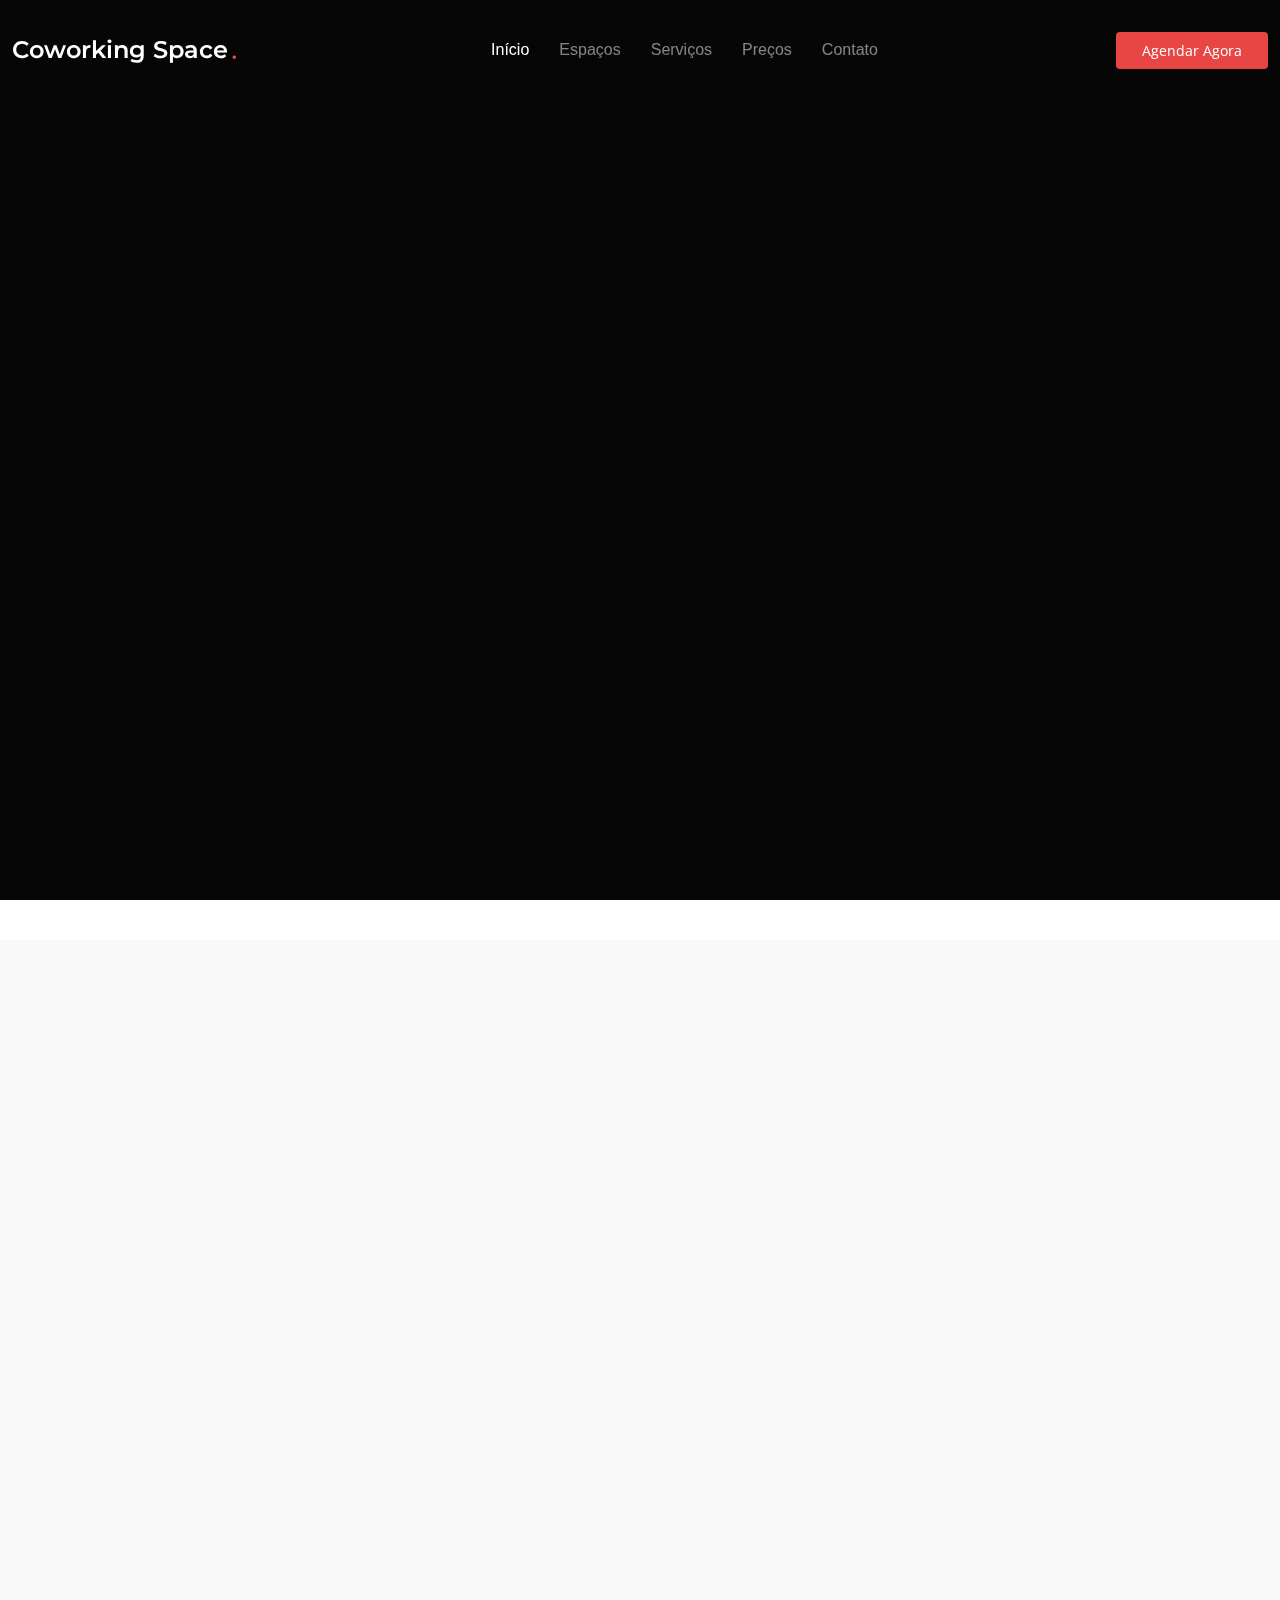
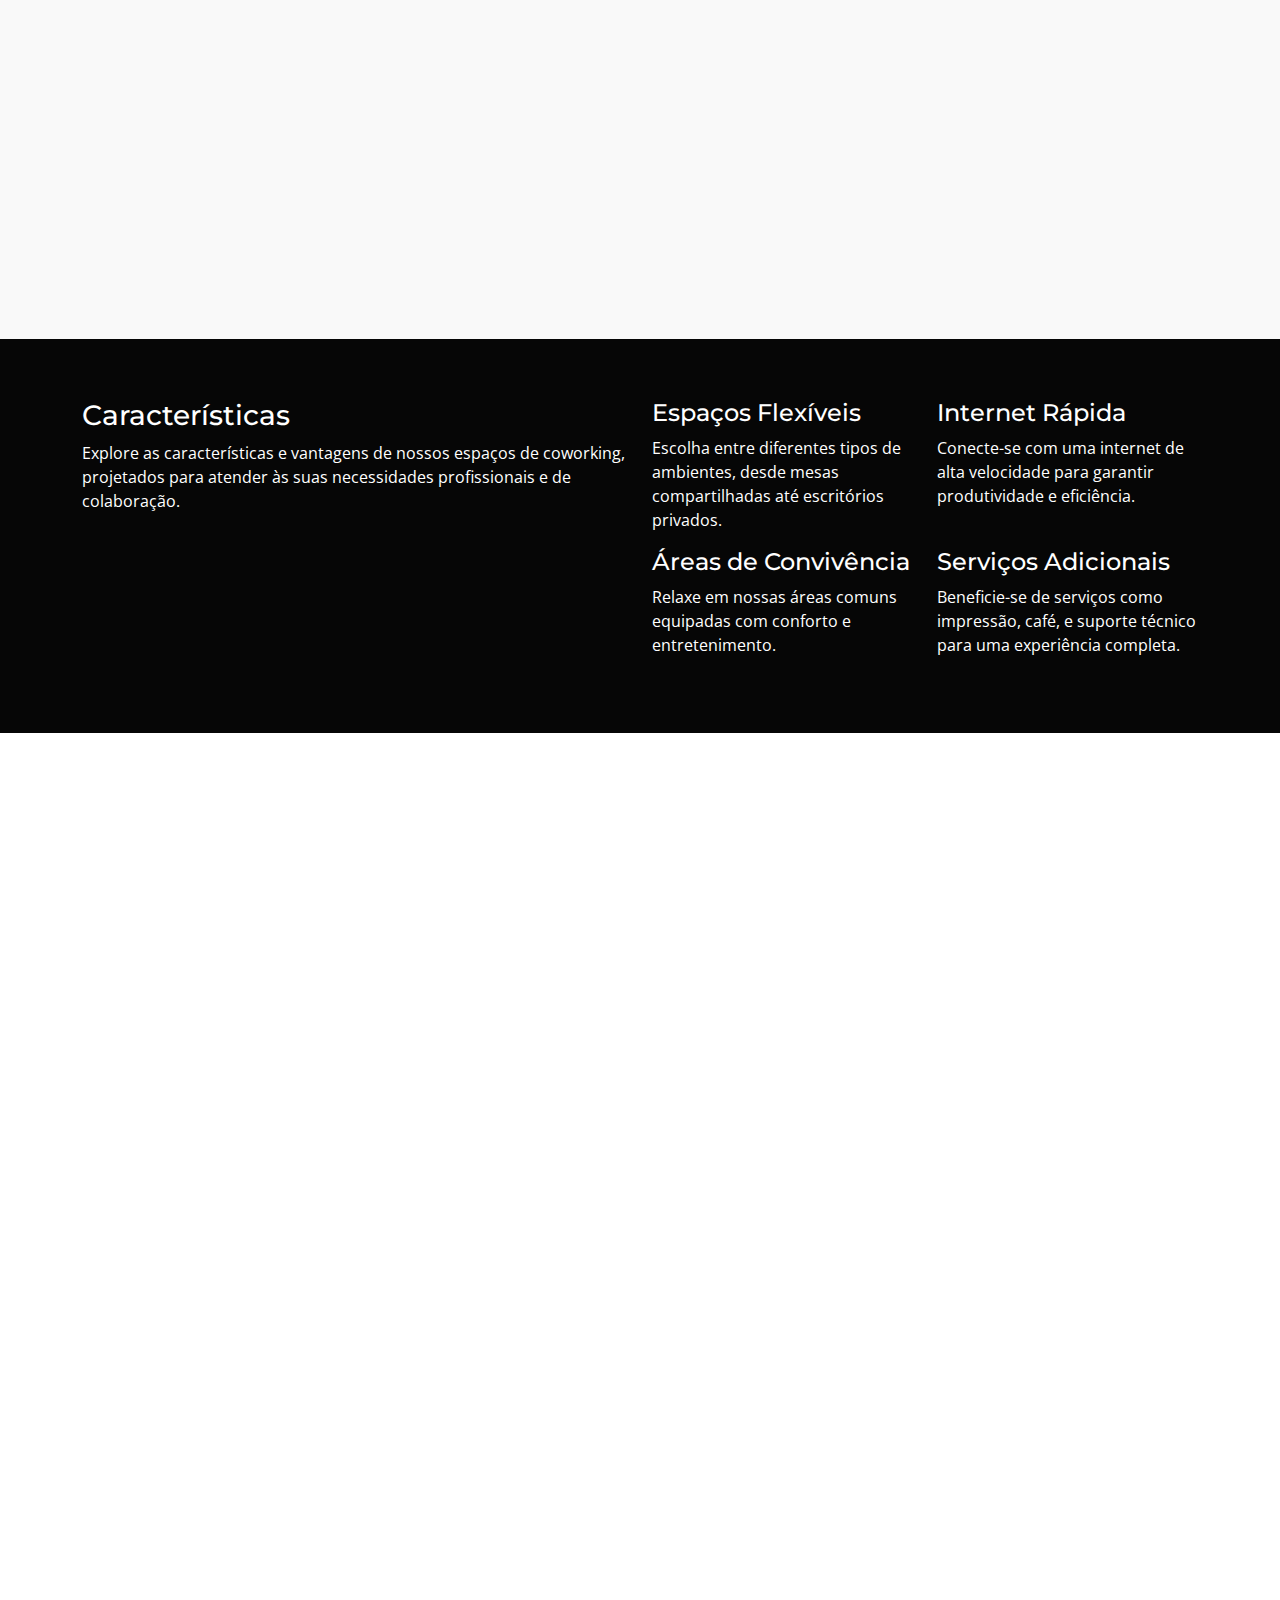
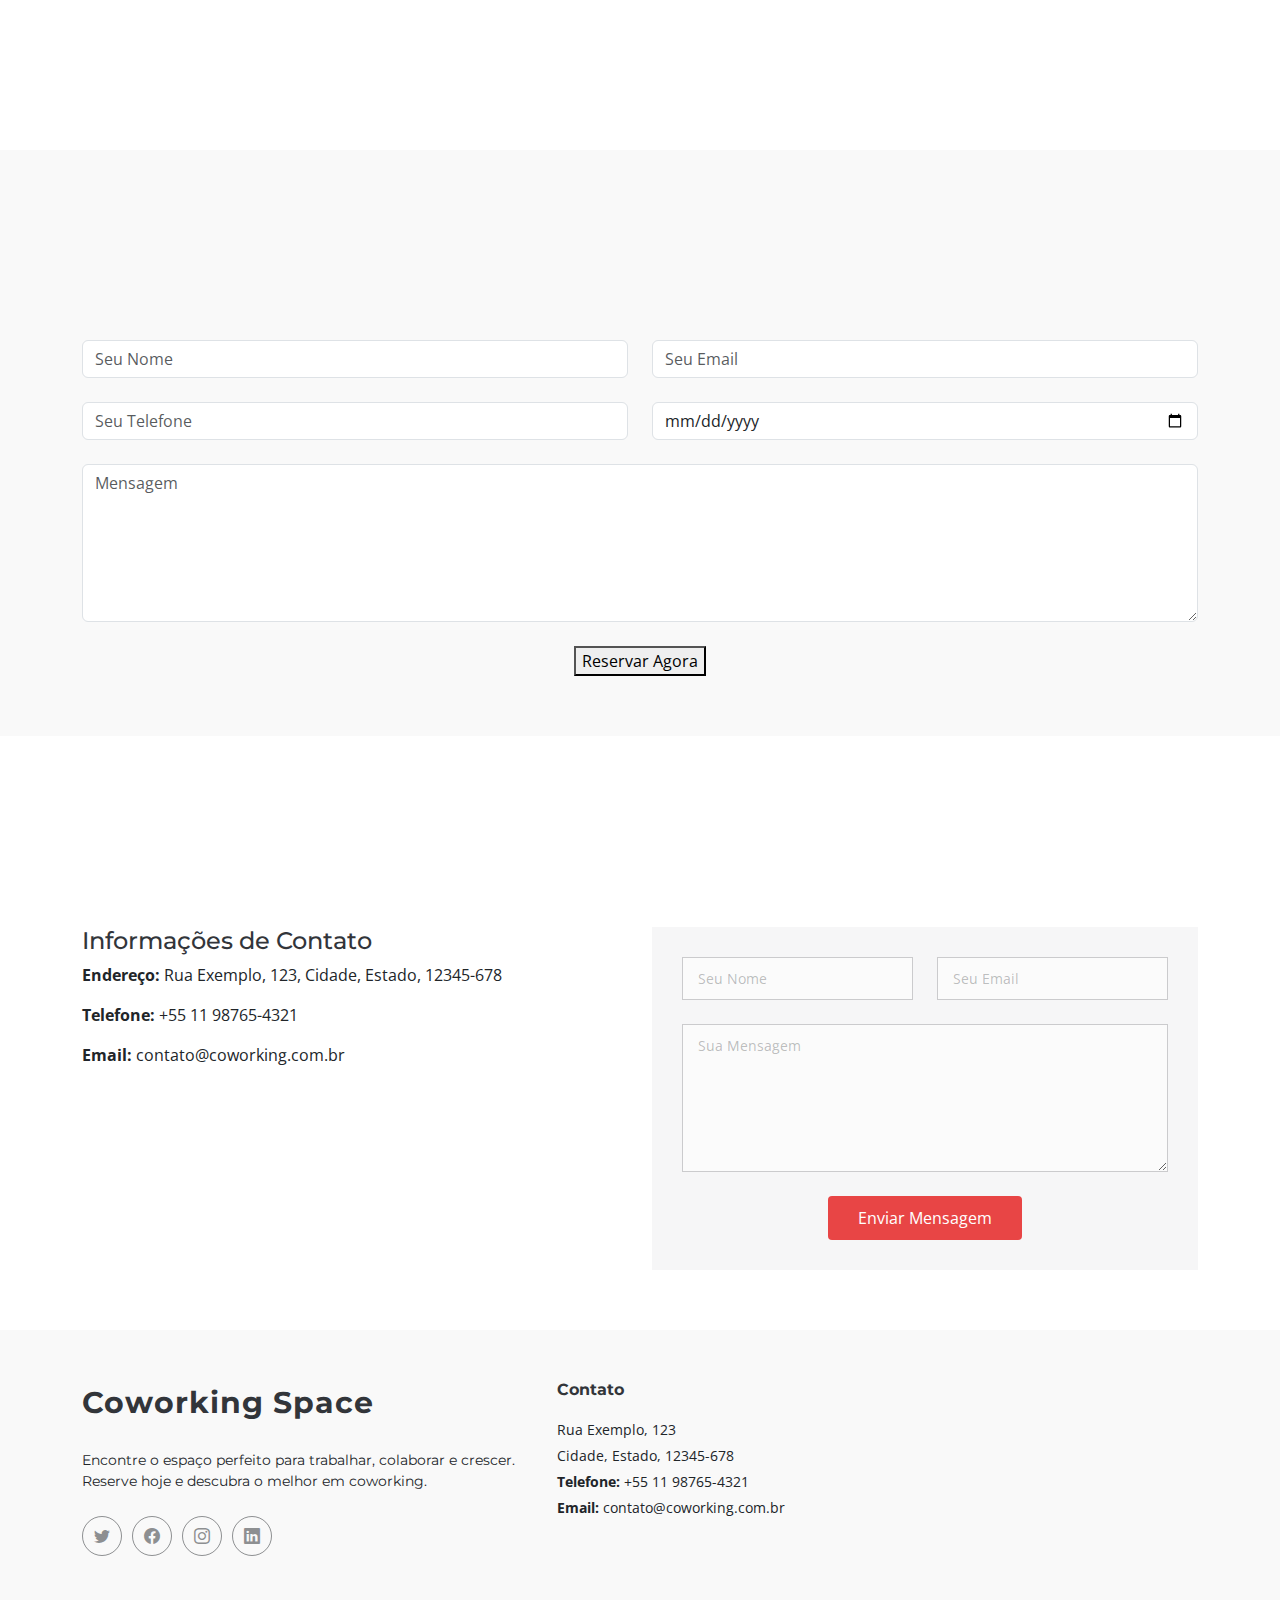
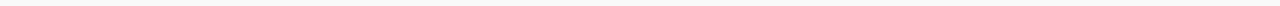
<file: template_pronto/index 3.html>
<!DOCTYPE html>
<html lang="pt-BR">

<head>
  <meta charset="utf-8">
  <meta content="width=device-width, initial-scale=1.0" name="viewport">
  <title>Coworking Space - Página de Agendamento</title>
  <meta name="description" content="Página de agendamento para o espaço de coworking">
  <meta name="keywords" content="coworking, agendamento, espaço de trabalho">

  <!-- Favicons -->
  <link href="assets/img/favicon.png" rel="icon">
  <link href="assets/img/apple-touch-icon.png" rel="apple-touch-icon">

  <!-- Fonts -->
  <link href="https://fonts.googleapis.com" rel="preconnect">
  <link href="https://fonts.gstatic.com" rel="preconnect" crossorigin>
  <link href="https://fonts.googleapis.com/css2?family=Open+Sans:wght@300;400;600;700&family=Montserrat:wght@400;600&display=swap" rel="stylesheet">

  <!-- Vendor CSS Files -->
  <link href="assets/vendor/bootstrap/css/bootstrap.min.css" rel="stylesheet">
  <link href="assets/vendor/bootstrap-icons/bootstrap-icons.css" rel="stylesheet">
  <link href="assets/vendor/aos/aos.css" rel="stylesheet">
  <link href="assets/vendor/glightbox/css/glightbox.min.css" rel="stylesheet">
  <link href="assets/vendor/swiper/swiper-bundle.min.css" rel="stylesheet">

  <!-- Main CSS File -->
  <link href="assets/css/main.css" rel="stylesheet">
</head>

<body class="index-page">

  <header id="header" class="header d-flex align-items-center fixed-top">
    <div class="container-fluid position-relative d-flex align-items-center justify-content-between">
      <a href="index.html" class="logo d-flex align-items-center me-auto me-xl-0">
        <h1 class="sitename">Coworking Space</h1><span>.</span>
      </a>

      <nav id="navmenu" class="navmenu">
        <ul>
          <li><a href="#hero" class="active">Início</a></li>
          <li><a href="#spaces">Espaços</a></li>
          <li><a href="#services">Serviços</a></li>
          <li><a href="#pricing">Preços</a></li>
          <li><a href="#contact">Contato</a></li>
        </ul>
        <i class="mobile-nav-toggle d-xl-none bi bi-list"></i>
      </nav>

      <a class="btn-getstarted" href="#schedule">Agendar Agora</a>
    </div>
  </header>

  <main class="main">

    <!-- Hero Section -->
    <section id="hero" class="hero section dark-background">
      <img src="assets/img/hero-bg.jpg" alt="" data-aos="fade-in">
      <div class="container">
        <div class="row">
          <div class="col-lg-10">
            <h2 data-aos="fade-up" data-aos-delay="100">Bem Vindo ao Nosso Espaço!</h2>
            <p data-aos="fade-up" data-aos-delay="200">Nós somos uma equipe que veio para inovar o seu modo de encontrar um Cowork!</p>
          </div>
          <div class="col-lg-5" data-aos="fade-up" data-aos-delay="300">
            <form action="forms/newsletter.php" method="post" class="php-email-form">
              <div class="sign-up-form">
                <input type="email" name="email" placeholder="Seu e-mail">
                <input type="submit" value="Inscrever-se">
              </div>
              <div class="loading">Carregando</div>
              <div class="error-message"></div>
              <div class="sent-message">Sua inscrição foi enviada. Obrigado!</div>
            </form>
          </div>
        </div>
      </div>
    </section><!-- /Hero Section -->

    <!-- Clients Section -->
    <section id="clients" class="clients section">
      <div class="container" data-aos="fade-up">
        <div class="row gy-4">
          <!-- Adicione aqui seus logotipos de clientes -->
        </div>
      </div>
    </section><!-- /Clients Section -->

<!-- About Section -->
<section id="about" class="about section light-background">
  <div class="container" data-aos="fade-up" data-aos-delay="100">
    <div class="row align-items-xl-center gy-5">

      <div class="col-xl-5 content">
        <h3>Sobre Nós</h3>
        <h2>O Que Oferecemos</h2>
        <p>Nossos espaços de coworking são projetados para criar um ambiente produtivo e inspirador. Oferecemos soluções flexíveis que atendem a diversas necessidades, desde startups em crescimento até equipes corporativas estabelecidas.</p>
        <a href="#schedule" class="read-more"><span>Saiba Mais</span><i class="bi bi-arrow-right"></i></a>
      </div>

      <div class="col-xl-7">
        <div class="row gy-4 icon-boxes">

          <div class="col-md-6" data-aos="fade-up" data-aos-delay="200">
            <div class="icon-box">
              <i class="bi bi-buildings"></i>
              <h3>Ambientes Modernos</h3>
              <p>Nossos espaços são projetados com um design moderno e funcional, oferecendo ambientes confortáveis e inspiradores para aumentar sua produtividade.</p>
            </div>
          </div> <!-- End Icon Box -->

          <div class="col-md-6" data-aos="fade-up" data-aos-delay="300">
            <div class="icon-box">
              <i class="bi bi-clipboard-pulse"></i>
              <h3>Flexibilidade e Adaptabilidade</h3>
              <p>Oferecemos soluções flexíveis para atender a todas as suas necessidades, desde estações de trabalho compartilhadas até escritórios privados e salas de reunião.</p>
            </div>
          </div> <!-- End Icon Box -->

          <div class="col-md-6" data-aos="fade-up" data-aos-delay="400">
            <div class="icon-box">
              <i class="bi bi-command"></i>
              <h3>Serviços Completos</h3>
              <p>De internet de alta velocidade a serviços de impressão e suporte técnico, temos tudo o que você precisa para trabalhar com eficiência e conforto.</p>
            </div>
          </div> <!-- End Icon Box -->

          <div class="col-md-6" data-aos="fade-up" data-aos-delay="500">
            <div class="icon-box">
              <i class="bi bi-graph-up-arrow"></i>
              <h3>Crescimento e Oportunidades</h3>
              <p>Nosso ambiente colaborativo promove networking e oportunidades de crescimento. Conecte-se com outros profissionais e expanda suas possibilidades de negócios.</p>
            </div>
          </div> <!-- End Icon Box -->

        </div>
      </div>

    </div>
  </div>

</section><!-- /About Section -->


    <!-- Features Section -->
    <section id="features" class="features section dark-background">
      <div class="container">
        <div class="row">
          <div class="col-lg-6">
            <h3>Características</h3>
            <p>Explore as características e vantagens de nossos espaços de coworking, projetados para atender às suas necessidades profissionais e de colaboração.</p>
          </div>
          <div class="col-lg-6">
            <div class="row">
              <div class="col-md-6">
                <div class="feature-item">
                  <h4>Espaços Flexíveis</h4>
                  <p>Escolha entre diferentes tipos de ambientes, desde mesas compartilhadas até escritórios privados.</p>
                </div>
              </div>
              <div class="col-md-6">
                <div class="feature-item">
                  <h4>Internet Rápida</h4>
                  <p>Conecte-se com uma internet de alta velocidade para garantir produtividade e eficiência.</p>
                </div>
              </div>
              <div class="col-md-6">
                <div class="feature-item">
                  <h4>Áreas de Convivência</h4>
                  <p>Relaxe em nossas áreas comuns equipadas com conforto e entretenimento.</p>
                </div>
              </div>
              <div class="col-md-6">
                <div class="feature-item">
                  <h4>Serviços Adicionais</h4>
                  <p>Beneficie-se de serviços como impressão, café, e suporte técnico para uma experiência completa.</p>
                </div>
              </div>
            </div>
          </div>
        </div>
      </div>
    </section><!-- /Features Section -->

    <!-- Pricing Section -->
    <section id="pricing" class="pricing section">
      <div class="container section-title" data-aos="fade-up">
        <h2>Preços</h2>
        <p>Escolha o plano que melhor se adapta às suas necessidades e aproveite nossos serviços de coworking.</p>
      </div><!-- End Section Title -->
      <div class="container" data-aos="zoom-in" data-aos-delay="100">
        <div class="row g-4">
          <div class="col-lg-4">
            <div class="pricing-item">
              <h3>Plano Básico</h3>
              <div class="icon">
                <i class="bi bi-box"></i>
              </div>
              <h4><sup>R$</sup>0<span> / mês</span></h4>
              <ul>
                <li><i class="bi bi-check"></i> Acesso a áreas comuns</li>
                <li><i class="bi bi-check"></i> Internet de alta velocidade</li>
                <li class="na"><i class="bi bi-x"></i> Espaço reservado</li>
              </ul>
              <div class="text-center"><a href="#schedule" class="buy-btn">Agendar</a></div>
            </div>
          </div><!-- End Pricing Item -->
          <div class="col-lg-4">
            <div class="pricing-item featured">
              <h3>Plano Empresarial</h3>
              <div class="icon">
                <i class="bi bi-rocket"></i>
              </div>
              <h4><sup>R$</sup>299<span> / mês</span></h4>
              <ul>
                <li><i class="bi bi-check"></i> Acesso a áreas comuns</li>
                <li><i class="bi bi-check"></i> Internet de alta velocidade</li>
                <li><i class="bi bi-check"></i> Espaço reservado</li>
                <li><i class="bi bi-check"></i> Benefícios adicionais</li>
              </ul>
              <div class="text-center"><a href="#schedule" class="buy-btn">Agendar</a></div>
            </div>
          </div><!-- End Pricing Item -->
          <div class="col-lg-4">
            <div class="pricing-item">
              <h3>Plano Premium</h3>
              <div class="icon">
                <i class="bi bi-gem"></i>
              </div>
              <h4><sup>R$</sup>499<span> / mês</span></h4>
              <ul>
                <li><i class="bi bi-check"></i> Acesso a áreas comuns</li>
                <li><i class="bi bi-check"></i> Internet de alta velocidade</li>
                <li><i class="bi bi-check"></i> Espaço reservado</li>
                <li><i class="bi bi-check"></i> Benefícios adicionais</li>
                <li><i class="bi bi-check"></i> Acesso a salas de reunião</li>
              </ul>
              <div class="text-center"><a href="#schedule" class="buy-btn">Agendar</a></div>
            </div>
          </div><!-- End Pricing Item -->
        </div>
      </div>
    </section><!-- /Pricing Section -->

    <!-- Booking Section -->
    <section id="schedule" class="booking section light-background">
      <div class="container">
        <div class="section-title" data-aos="fade-up">
          <h2>Agende Seu Espaço</h2>
          <p>Preencha o formulário abaixo para reservar seu espaço de trabalho.</p>
        </div>

        <form action="forms/booking.php" method="post" class="php-email-form">
          <div class="row gy-4">
            <div class="col-md-6">
              <input type="text" name="name" class="form-control" placeholder="Seu Nome" required>
            </div>
            <div class="col-md-6">
              <input type="email" name="email" class="form-control" placeholder="Seu Email" required>
            </div>
            <div class="col-md-6">
              <input type="text" name="phone" class="form-control" placeholder="Seu Telefone" required>
            </div>
            <div class="col-md-6">
              <input type="date" name="date" class="form-control" required>
            </div>
            <div class="col-12">
              <textarea name="message" class="form-control" rows="6" placeholder="Mensagem" required></textarea>
            </div>
            <div class="col-12 text-center">
              <button type="submit">Reservar Agora</button>
            </div>
          </div>
        </form>
      </div>
    </section><!-- /Booking Section -->

    <!-- Contact Section -->
    <section id="contact" class="contact section">
      <div class="container">
        <div class="section-title" data-aos="fade-up">
          <h2>Contato</h2>
          <p>Entre em contato conosco para mais informações ou dúvidas.</p>
        </div>
        <div class="row">
          <div class="col-lg-6">
            <div class="contact-info">
              <h4>Informações de Contato</h4>
              <p><strong>Endereço:</strong> Rua Exemplo, 123, Cidade, Estado, 12345-678</p>
              <p><strong>Telefone:</strong> +55 11 98765-4321</p>
              <p><strong>Email:</strong> contato@coworking.com.br</p>
            </div>
          </div>
          <div class="col-lg-6">
            <form action="forms/contact.php" method="post" class="php-email-form">
              <div class="row gy-4">
                <div class="col-md-6">
                  <input type="text" name="name" class="form-control" placeholder="Seu Nome" required>
                </div>
                <div class="col-md-6">
                  <input type="email" name="email" class="form-control" placeholder="Seu Email" required>
                </div>
                <div class="col-md-12">
                  <textarea name="message" class="form-control" rows="6" placeholder="Sua Mensagem" required></textarea>
                </div>
                <div class="col-12 text-center">
                  <button type="submit">Enviar Mensagem</button>
                </div>
              </div>
            </form>
          </div>
        </div>
      </div>
    </section><!-- /Contact Section -->

  </main><!-- End #main -->

  <!-- Footer -->
  <footer id="footer" class="footer position-relative light-background">
    <div class="container footer-top">
      <div class="row gy-4">
        <div class="col-lg-5 col-md-12 footer-about">
          <a href="index.html" class="logo d-flex align-items-center">
            <span class="sitename">Coworking Space</span>
          </a>
          <p>Encontre o espaço perfeito para trabalhar, colaborar e crescer. Reserve hoje e descubra o melhor em coworking.</p>
          <div class="social-links d-flex mt-4">
            <a href="#"><i class="bi bi-twitter"></i></a>
            <a href="#"><i class="bi bi-facebook"></i></a>
            <a href="#"><i class="bi bi-instagram"></i></a>
            <a href="#"><i class="bi bi-linkedin"></i></a>
          </div>
        </div>
        <div class="col-lg-7 col-md-12 footer-contact">
          <h4>Contato</h4>
          <p>Rua Exemplo, 123</p>
          <p>Cidade, Estado, 12345-678</p>
          <p><strong>Telefone:</strong> +55 11 98765-4321</p>
          <p><strong>Email:</strong> contato@coworking.com.br</p>
        </div>
      </div>
    </div>
  </footer><!-- /Footer -->

  <!-- Vendor JS Files -->
  <script src="assets/vendor/purecounter/purecounter_vanilla.js"></script>
  <script src="assets/vendor/aos/aos.js"></script>
  <script src="assets/vendor/bootstrap/js/bootstrap.bundle.min.js"></script>
  <script src="assets/vendor/glightbox/js/glightbox.min.js"></script>
  <script src="assets/vendor/swiper/swiper-bundle.min.js"></script>

  <!-- Main JS File -->
  <script src="assets/js/main.js"></script>

</body>

</html>
</file>
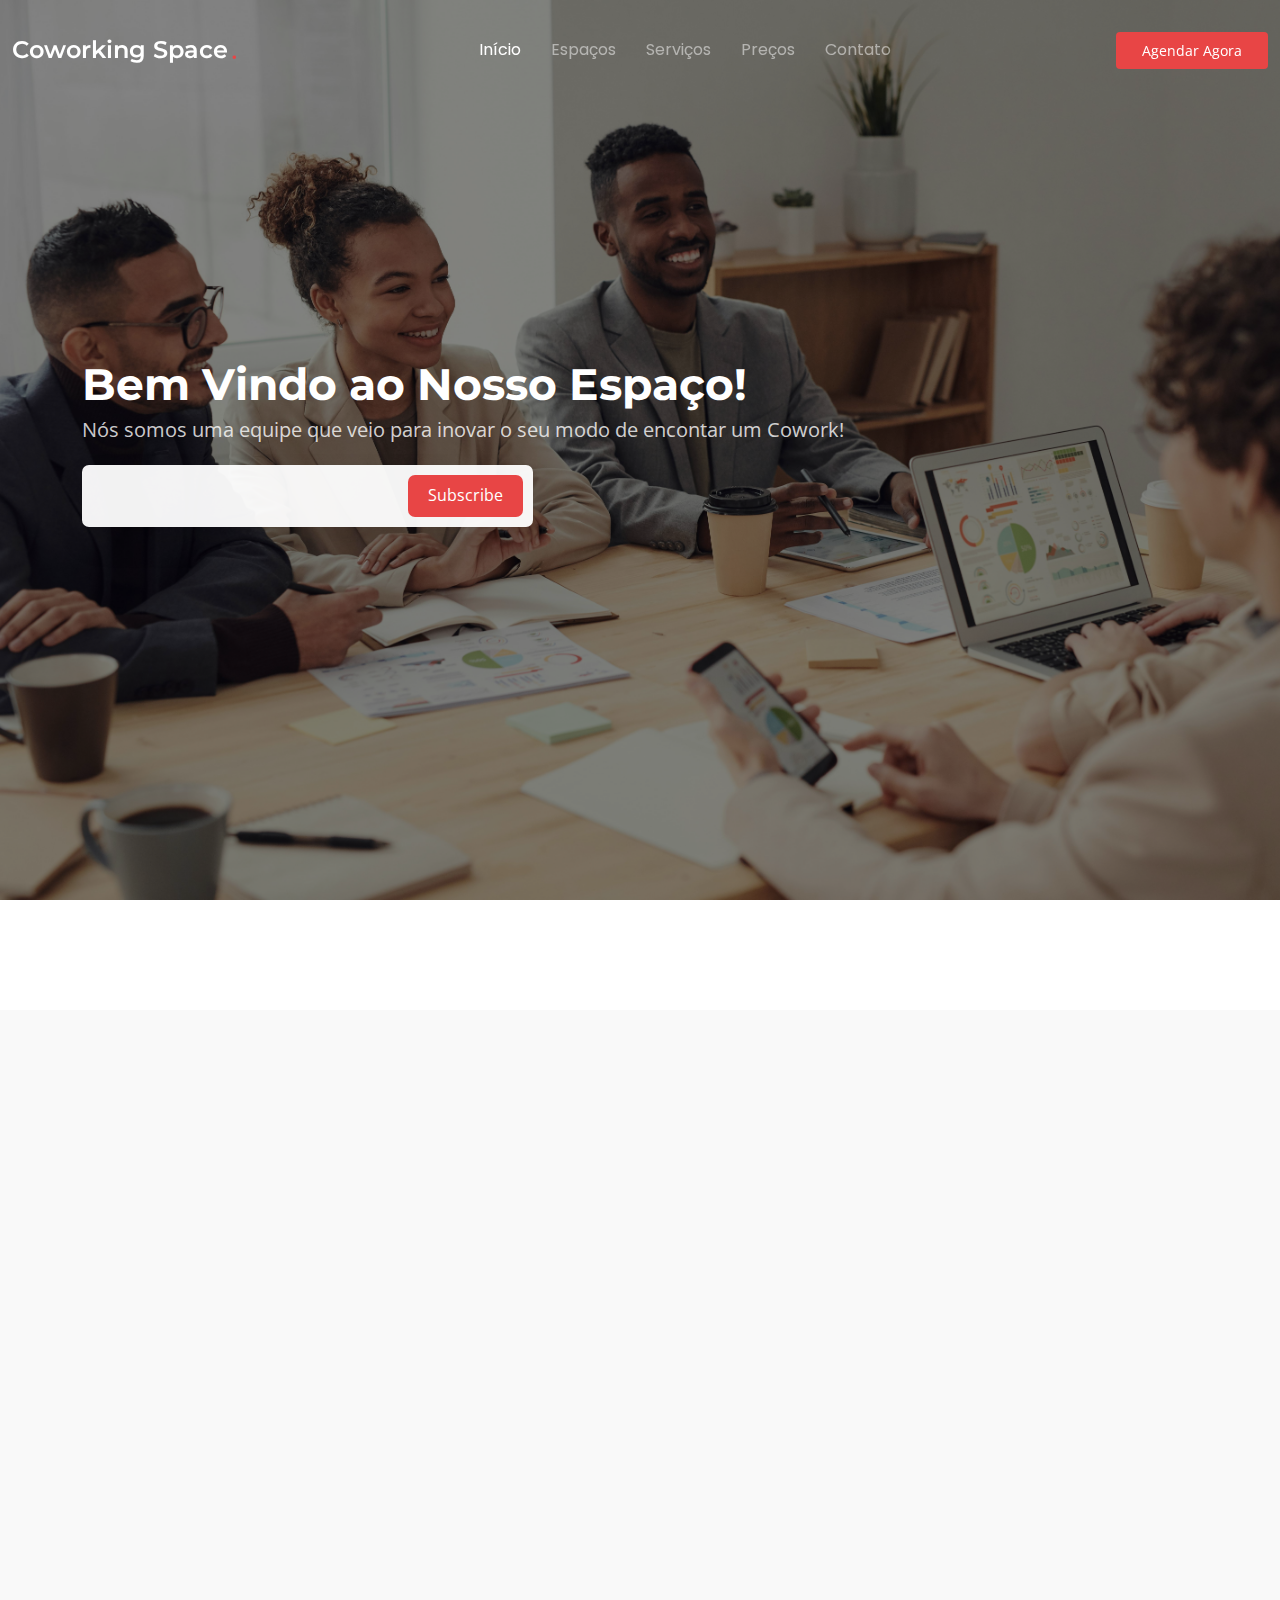
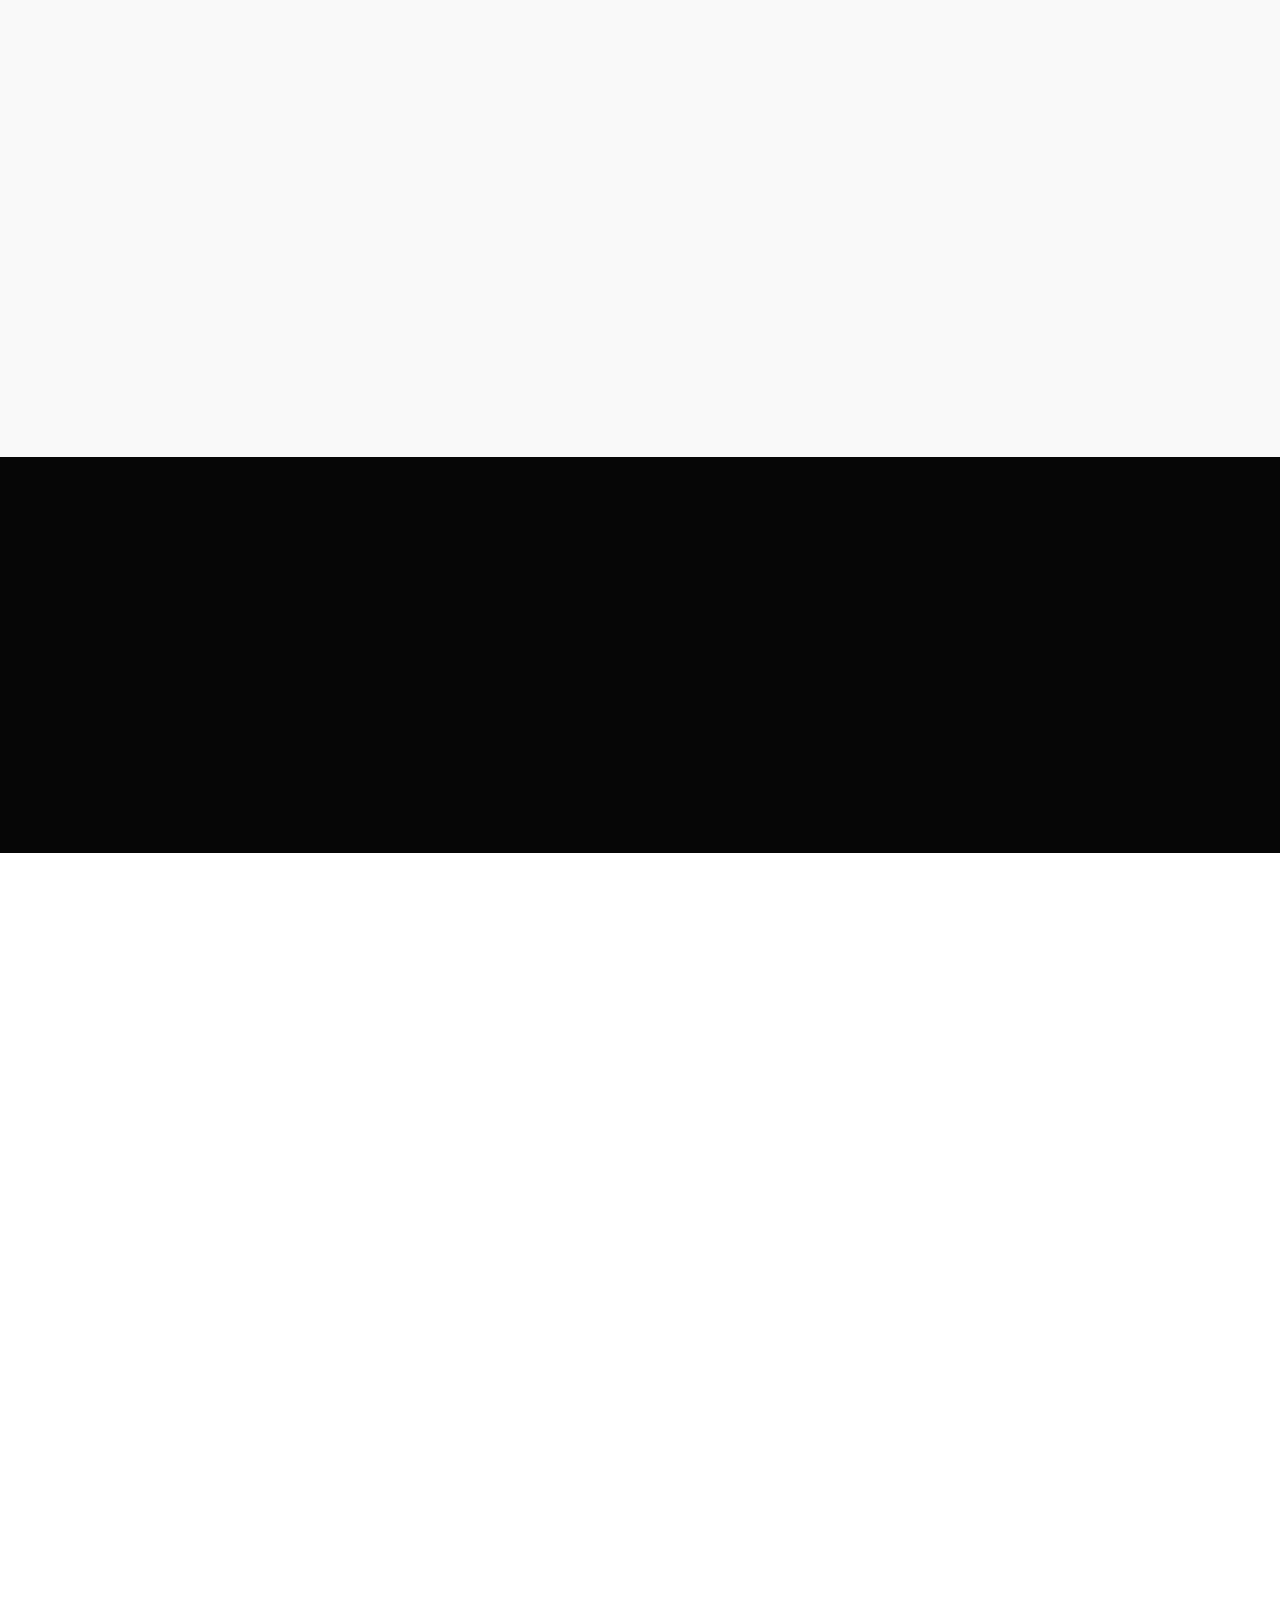
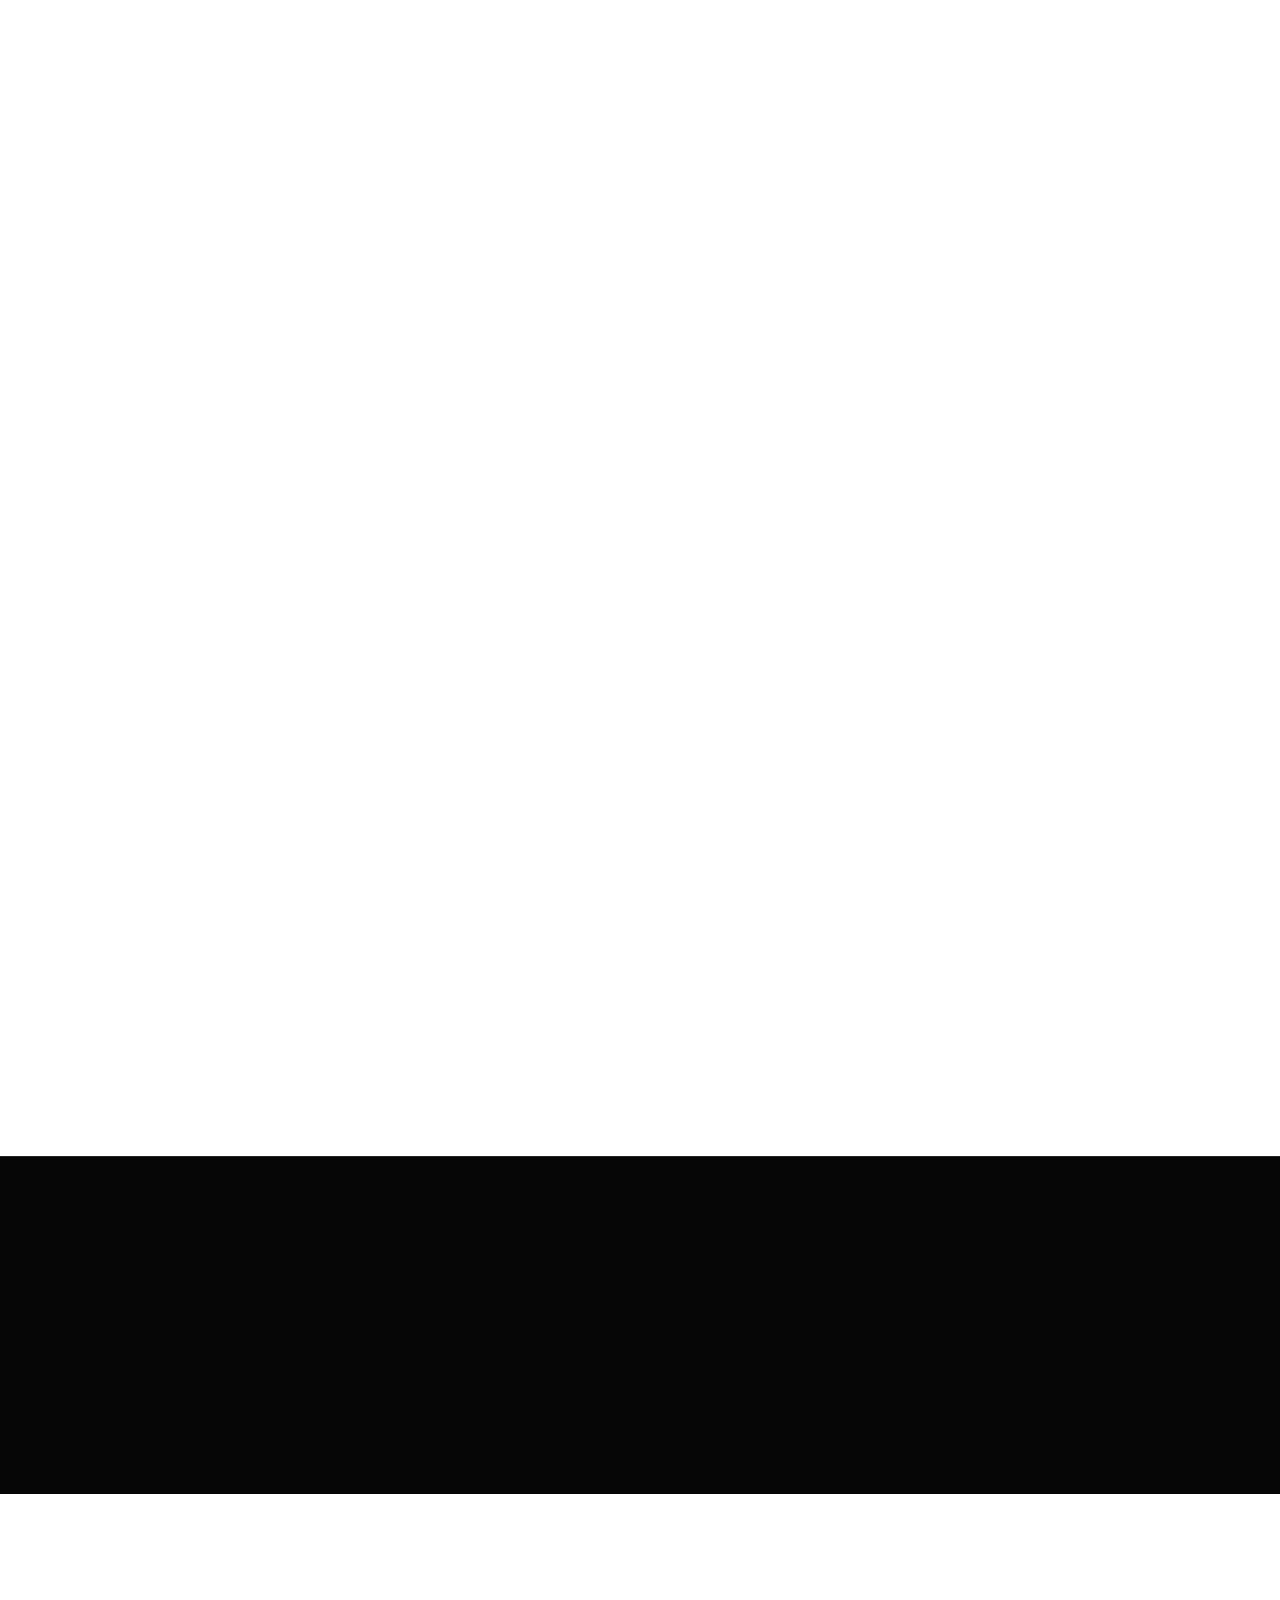
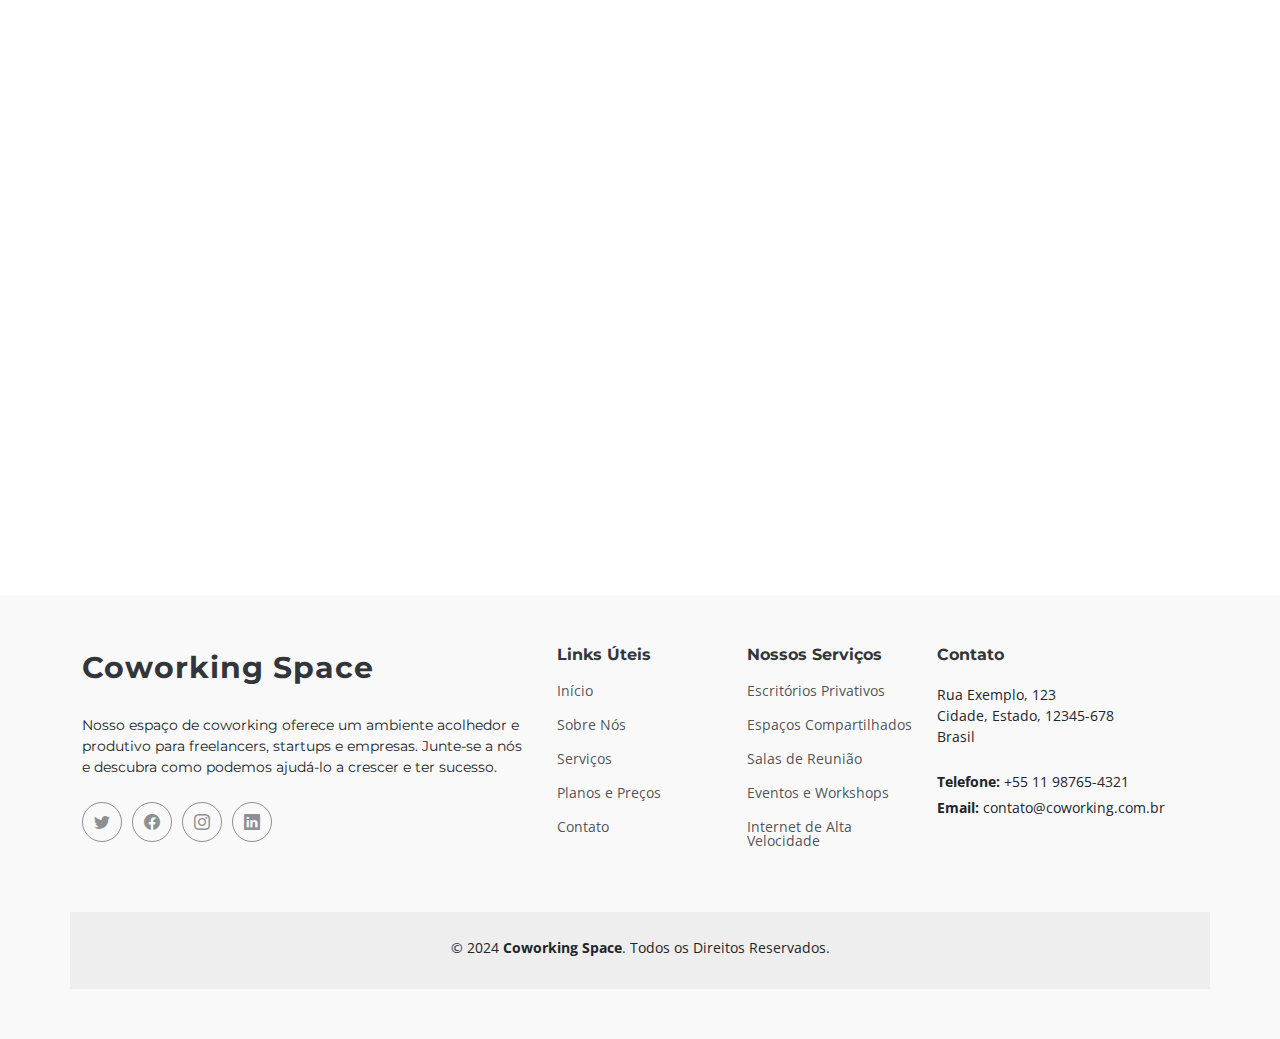
<file: template_pronto/index_landing.html>
<!DOCTYPE html>
<html lang="en">

<head>
  <meta charset="utf-8">
  <meta content="width=device-width, initial-scale=1.0" name="viewport">
  <title>Index - Append Bootstrap Template</title>
  <meta name="description" content="">
  <meta name="keywords" content="">

  <!-- Favicons -->
  <link href="assets/img/favicon.png" rel="icon">
  <link href="assets/img/apple-touch-icon.png" rel="apple-touch-icon">

  <!-- Fonts -->
  <link href="https://fonts.googleapis.com" rel="preconnect">
  <link href="https://fonts.gstatic.com" rel="preconnect" crossorigin>
  <link href="https://fonts.googleapis.com/css2?family=Open+Sans:ital,wght@0,300;0,400;0,500;0,600;0,700;0,800;1,300;1,400;1,500;1,600;1,700;1,800&family=Montserrat:ital,wght@0,100;0,200;0,300;0,400;0,500;0,600;0,700;0,800;0,900;1,100;1,200;1,300;1,400;1,500;1,600;1,700;1,800;1,900&family=Poppins:ital,wght@0,100;0,200;0,300;0,400;0,500;0,600;0,700;0,800;0,900;1,100;1,200;1,300;1,400;1,500;1,600;1,700;1,800;1,900&display=swap" rel="stylesheet">

  <!-- Vendor CSS Files -->
  <link href="assets/vendor/bootstrap/css/bootstrap.min.css" rel="stylesheet">
  <link href="assets/vendor/bootstrap-icons/bootstrap-icons.css" rel="stylesheet">
  <link href="assets/vendor/aos/aos.css" rel="stylesheet">
  <link href="assets/vendor/glightbox/css/glightbox.min.css" rel="stylesheet">
  <link href="assets/vendor/swiper/swiper-bundle.min.css" rel="stylesheet">

  <!-- Main CSS File -->
  <link href="assets/css/main.css" rel="stylesheet">

  <!-- =======================================================
  * Template Name: Append
  * Template URL: https://bootstrapmade.com/append-bootstrap-website-template/
  * Updated: Aug 07 2024 with Bootstrap v5.3.3
  * Author: BootstrapMade.com
  * License: https://bootstrapmade.com/license/
  ======================================================== -->
</head>

<body class="index-page">

  <header id="header" class="header d-flex align-items-center fixed-top">
    <div class="container-fluid position-relative d-flex align-items-center justify-content-between">

      <a href="index.html" class="logo d-flex align-items-center me-auto me-xl-0">
        <!-- Uncomment the line below if you also wish to use an image logo -->
        <!-- <img src="assets/img/logo.png" alt=""> -->
        <h1 class="sitename">Coworking Space</h1><span>.</span>
      </a>

      <nav id="navmenu" class="navmenu">
        <ul>
          <li><a href="#hero" class="active">Início</a></li>
          <li><a href="#spaces">Espaços</a></li>
          <li><a href="#services">Serviços</a></li>
          <li><a href="#pricing">Preços</a></li>
          <li><a href="#contact">Contato</a></li>

        </ul>
        <i class="mobile-nav-toggle d-xl-none bi bi-list"></i>
      </nav>

      <a class="btn-getstarted" href="index.html#about">Agendar Agora</a>

    </div>
  </header>

  <main class="main">

    <!-- Hero Section -->
    <section id="hero" class="hero section dark-background">

      <img src="assets/img/hero-bg.jpg" alt="" data-aos="fade-in">

      <div class="container">
        <div class="row">
          <div class="col-lg-10">
            <h2 data-aos="fade-up" data-aos-delay="100">Bem Vindo ao Nosso Espaço!</h2>
            <p data-aos="fade-up" data-aos-delay="200">Nós somos uma equipe que veio para inovar o seu modo de encontar um Cowork!</p>
          </div>
          <div class="col-lg-5" data-aos="fade-up" data-aos-delay="300">
            <form action="forms/newsletter.php" method="post" class="php-email-form">
              <div class="sign-up-form"><input type="email" name="email"><input type="submit" value="Subscribe"></div>
              <div class="loading">Loading</div>
              <div class="error-message"></div>
              <div class="sent-message">Your subscription request has been sent. Thank you!</div>
            </form>
          </div>
        </div>
      </div>

    </section><!-- /Hero Section -->

    <!-- Clients Section -->
    <section id="clients" class="clients section">

      <div class="container" data-aos="fade-up">

        <div class="row gy-4">

          <div class="col-xl-2 col-md-3 col-6 client-logo">
            <img src="assets/img/clients/client-1.png" class="img-fluid" alt="">
          </div><!-- End Client Item -->

          <div class="col-xl-2 col-md-3 col-6 client-logo">
            <img src="assets/img/clients/client-2.png" class="img-fluid" alt="">
          </div><!-- End Client Item -->

          <div class="col-xl-2 col-md-3 col-6 client-logo">
            <img src="assets/img/clients/client-3.png" class="img-fluid" alt="">
          </div><!-- End Client Item -->

          <div class="col-xl-2 col-md-3 col-6 client-logo">
            <img src="assets/img/clients/client-4.png" class="img-fluid" alt="">
          </div><!-- End Client Item -->

          <div class="col-xl-2 col-md-3 col-6 client-logo">
            <img src="assets/img/clients/client-5.png" class="img-fluid" alt="">
          </div><!-- End Client Item -->

          <div class="col-xl-2 col-md-3 col-6 client-logo">
            <img src="assets/img/clients/client-6.png" class="img-fluid" alt="">
          </div><!-- End Client Item -->

        </div>

      </div>

    </section><!-- /Clients Section -->

<!-- About Section -->
<section id="about" class="about section light-background">
  <div class="container" data-aos="fade-up" data-aos-delay="100">
    <div class="row align-items-xl-center gy-5">

      <div class="col-xl-5 content">
        <h3>Sobre Nós</h3>
        <h2>O Que Oferecemos</h2>
        <p>Nossos espaços de coworking são projetados para criar um ambiente produtivo e inspirador. Oferecemos soluções flexíveis que atendem a diversas necessidades, desde startups em crescimento até equipes corporativas estabelecidas.</p>
        <a href="#schedule" class="read-more"><span>Saiba Mais</span><i class="bi bi-arrow-right"></i></a>
      </div>

      <div class="col-xl-7">
        <div class="row gy-4 icon-boxes">

          <div class="col-md-6 mb-4" data-aos="fade-up" data-aos-delay="200">
            <div class="icon-box">
              <i class="bi bi-buildings"></i>
              <h3>Ambientes Modernos</h3>
              <p>Nossos espaços são projetados com um design moderno e funcional, oferecendo ambientes confortáveis e inspiradores para aumentar sua produtividade.</p>
            </div>
          </div> <!-- End Icon Box -->

          <div class="col-md-6 mb-4" data-aos="fade-up" data-aos-delay="300">
            <div class="icon-box">
              <i class="bi bi-clipboard-pulse"></i>
              <h3>Flexibilidade e Adaptabilidade</h3>
              <p>Oferecemos soluções flexíveis para atender a todas as suas necessidades, desde estações de trabalho compartilhadas até escritórios privados e salas de reunião.</p>
            </div>
          </div> <!-- End Icon Box -->

          <div class="col-md-6 mb-4" data-aos="fade-up" data-aos-delay="400">
            <div class="icon-box">
              <i class="bi bi-command"></i>
              <h3>Serviços Completos</h3>
              <p>De internet de alta velocidade a serviços de impressão e suporte técnico, temos tudo o que você precisa para trabalhar com eficiência e conforto.</p>
            </div>
          </div> <!-- End Icon Box -->

          <div class="col-md-6 mb-4" data-aos="fade-up" data-aos-delay="500">
            <div class="icon-box">
              <i class="bi bi-graph-up-arrow"></i>
              <h3>Crescimento e Oportunidades</h3>
              <p>Nosso ambiente colaborativo promove networking e oportunidades de crescimento. Conecte-se com outros profissionais e expanda suas possibilidades de negócios.</p>
            </div>
          </div> <!-- End Icon Box -->

        </div>
      </div>

    </div>
  </div>

</section><!-- /About Section -->



    <!-- Stats Section -->
    <section id="stats" class="stats section dark-background">

      <img src="assets/img/stats-bg.jpg" alt="" data-aos="fade-in">

      <div class="container position-relative" data-aos="fade-up" data-aos-delay="100">

        <div class="row gy-4">

          <div class="col-lg-3 col-md-6">
            <div class="stats-item text-center w-100 h-100">
              <span data-purecounter-start="0" data-purecounter-end="232" data-purecounter-duration="1" class="purecounter"></span>
              <p>Clients</p>
            </div>
          </div><!-- End Stats Item -->

          <div class="col-lg-3 col-md-6">
            <div class="stats-item text-center w-100 h-100">
              <span data-purecounter-start="0" data-purecounter-end="521" data-purecounter-duration="1" class="purecounter"></span>
              <p>Projects</p>
            </div>
          </div><!-- End Stats Item -->

          <div class="col-lg-3 col-md-6">
            <div class="stats-item text-center w-100 h-100">
              <span data-purecounter-start="0" data-purecounter-end="1453" data-purecounter-duration="1" class="purecounter"></span>
              <p>Hours Of Support</p>
            </div>
          </div><!-- End Stats Item -->

          <div class="col-lg-3 col-md-6">
            <div class="stats-item text-center w-100 h-100">
              <span data-purecounter-start="0" data-purecounter-end="32" data-purecounter-duration="1" class="purecounter"></span>
              <p>Workers</p>
            </div>
          </div><!-- End Stats Item -->

        </div>

      </div>

    </section><!-- /Stats Section -->
<!-- Services Section -->
<section id="services" class="services section">
  <!-- Section Title -->
  <div class="container section-title" data-aos="fade-up">
    <h2>Serviços</h2>
    <p>Explore os serviços que oferecemos para melhorar sua experiência de trabalho em nosso coworking.</p>
  </div><!-- End Section Title -->

  <div class="container">
    <div class="row gy-4">
      <div class="col-lg-6 mb-4" data-aos="fade-up" data-aos-delay="100">
        <div class="service-item d-flex align-items-start">
          <div class="icon flex-shrink-0"><i class="bi bi-briefcase"></i></div>
          <div>
            <h4 class="title"><a href="services-details.html" class="stretched-link">Espaços Privados</a></h4>
            <p class="description">Oferecemos salas de escritório privadas para que você possa trabalhar com total privacidade e conforto, ideal para pequenas equipes ou profissionais individuais.</p>
          </div>
        </div>
      </div><!-- End Service Item -->

      <div class="col-lg-6 mb-4" data-aos="fade-up" data-aos-delay="200">
        <div class="service-item d-flex align-items-start">
          <div class="icon flex-shrink-0"><i class="bi bi-card-checklist"></i></div>
          <div>
            <h4 class="title"><a href="services-details.html" class="stretched-link">Espaços Compartilhados</a></h4>
            <p class="description">Ambientes de trabalho compartilhados que promovem a colaboração e o networking, perfeitos para freelancers e pequenas empresas.</p>
          </div>
        </div>
      </div><!-- End Service Item -->

      <div class="col-lg-6 mb-4" data-aos="fade-up" data-aos-delay="300">
        <div class="service-item d-flex align-items-start">
          <div class="icon flex-shrink-0"><i class="bi bi-bar-chart"></i></div>
          <div>
            <h4 class="title"><a href="services-details.html" class="stretched-link">Salas de Reunião</a></h4>
            <p class="description">Nossas salas de reunião são equipadas com tecnologia de ponta para garantir apresentações e conferências eficazes e sem interrupções.</p>
          </div>
        </div>
      </div><!-- End Service Item -->

      <div class="col-lg-6 mb-4" data-aos="fade-up" data-aos-delay="400">
        <div class="service-item d-flex align-items-start">
          <div class="icon flex-shrink-0"><i class="bi bi-binoculars"></i></div>
          <div>
            <h4 class="title"><a href="services-details.html" class="stretched-link">Internet de Alta Velocidade</a></h4>
            <p class="description">Acesso ilimitado à internet de alta velocidade, garantindo que você permaneça conectado e produtivo em todos os momentos.</p>
          </div>
        </div>
      </div><!-- End Service Item -->

      <div class="col-lg-6 mb-4" data-aos="fade-up" data-aos-delay="500">
        <div class="service-item d-flex align-items-start">
          <div class="icon flex-shrink-0"><i class="bi bi-brightness-high"></i></div>
          <div>
            <h4 class="title"><a href="services-details.html" class="stretched-link">Áreas de Descanso</a></h4>
            <p class="description">Espaços de descanso confortáveis e bem equipados para momentos de relaxamento e interação social com outros profissionais.</p>
          </div>
        </div>
      </div><!-- End Service Item -->

      <div class="col-lg-6 mb-4" data-aos="fade-up" data-aos-delay="600">
        <div class="service-item d-flex align-items-start">
          <div class="icon flex-shrink-0"><i class="bi bi-calendar4-week"></i></div>
          <div>
            <h4 class="title"><a href="services-details.html" class="stretched-link">Eventos e Workshops</a></h4>
            <p class="description">Organizamos eventos e workshops regulares para networking, desenvolvimento de habilidades e aprendizado contínuo.</p>
          </div>
        </div>
      </div><!-- End Service Item -->
    </div>
  </div>
</section><!-- /Services Section -->

      </div>

    </section><!-- /Features Section -->

<!-- Pricing Section -->
<section id="pricing" class="pricing section">
  <!-- Section Title -->
  <div class="container section-title" data-aos="fade-up">
    <h2>Planos e Preços</h2>
    <p>Escolha o plano que melhor atende às suas necessidades e aproveite nossos espaços de trabalho flexíveis e modernos.</p>
  </div><!-- End Section Title -->

  <div class="container" data-aos="zoom-in" data-aos-delay="100">
    <div class="row g-4">
      
      <!-- Plano Básico -->
      <div class="col-lg-4">
        <div class="pricing-item">
          <h3>Plano Básico</h3>
          <div class="icon">
            <i class="bi bi-box"></i>
          </div>
          <h4><sup>R$</sup>100<span> / mês</span></h4>
          <ul>
            <li><i class="bi bi-check"></i> Acesso a áreas comuns</li>
            <li><i class="bi bi-check"></i> Wi-Fi de alta velocidade</li>
            <li><i class="bi bi-check"></i> Café e chá gratuitos</li>
            <li class="na"><i class="bi bi-x"></i> Sala de reuniões</li>
            <li class="na"><i class="bi bi-x"></i> Suporte técnico dedicado</li>
          </ul>
          <div class="text-center"><a href="#" class="buy-btn">Escolher Plano</a></div>
        </div>
      </div><!-- End Pricing Item -->

      <!-- Plano Empresarial -->
      <div class="col-lg-4">
        <div class="pricing-item featured">
          <h3>Plano Empresarial</h3>
          <div class="icon">
            <i class="bi bi-rocket"></i>
          </div>
          <h4><sup>R$</sup>299<span> / mês</span></h4>
          <ul>
            <li><i class="bi bi-check"></i> Acesso a áreas comuns</li>
            <li><i class="bi bi-check"></i> Wi-Fi de alta velocidade</li>
            <li><i class="bi bi-check"></i> Café e chá gratuitos</li>
            <li><i class="bi bi-check"></i> 2 horas de sala de reuniões por mês</li>
            <li><i class="bi bi-check"></i> Suporte técnico básico</li>
          </ul>
          <div class="text-center"><a href="#" class="buy-btn">Escolher Plano</a></div>
        </div>
      </div><!-- End Pricing Item -->

      <!-- Plano Premium -->
      <div class="col-lg-4">
        <div class="pricing-item">
          <h3>Plano Premium</h3>
          <div class="icon">
            <i class="bi bi-gem"></i>
          </div>
          <h4><sup>R$</sup>499<span> / mês</span></h4>
          <ul>
            <li><i class="bi bi-check"></i> Acesso a áreas comuns</li>
            <li><i class="bi bi-check"></i> Wi-Fi de alta velocidade</li>
            <li><i class="bi bi-check"></i> Café e chá gratuitos</li>
            <li><i class="bi bi-check"></i> 5 horas de sala de reuniões por mês</li>
            <li><i class="bi bi-check"></i> Suporte técnico dedicado</li>
          </ul>
          <div class="text-center"><a href="#" class="buy-btn">Escolher Plano</a></div>
        </div>
      </div><!-- End Pricing Item -->

    </div>
  </div>
</section><!-- /Pricing Section -->

<!-- Call To Action Section -->
<section id="call-to-action" class="call-to-action section dark-background">
  <img src="assets/img/cta-bg.jpg" alt="Background CTA">

  <div class="container">
    <div class="row justify-content-center" data-aos="zoom-in" data-aos-delay="100">
      <div class="col-xl-10">
        <div class="text-center">
          <h3>Junte-se à Nossa Comunidade de Coworking</h3>
          <p>Descubra um ambiente inspirador onde você pode trabalhar, colaborar e crescer. Aproveite nossos espaços de trabalho modernos e flexíveis, projetados para apoiar suas necessidades profissionais.</p>
          <a class="cta-btn" href="#contact">Agende uma Visita</a>
        </div>
      </div>
    </div>
  </div>
</section><!-- /Call To Action Section -->

  <!-- Contact Section -->
<section id="contact" class="contact section">
  <!-- Section Title -->
  <div class="container section-title" data-aos="fade-up">
    <h2>Fale Conosco</h2>
    <p>Entre em contato para saber mais sobre nossos serviços de coworking ou para agendar uma visita.</p>
  </div><!-- End Section Title -->

  <div class="container" data-aos="fade-up" data-aos-delay="100">
    <div class="row gy-4">

      <!-- Contact Information -->
      <div class="col-lg-6">
        <div class="row gy-4">
          <div class="col-md-6">
            <div class="info-item" data-aos="fade" data-aos-delay="200">
              <i class="bi bi-geo-alt"></i>
              <h3>Endereço</h3>
              <p>Rua Exemplo, 123</p>
              <p>Cidade, Estado, 12345-678</p>
            </div>
          </div><!-- End Info Item -->

          <div class="col-md-6">
            <div class="info-item" data-aos="fade" data-aos-delay="300">
              <i class="bi bi-telephone"></i>
              <h3>Telefone</h3>
              <p>+55 11 98765-4321</p>
              <p>+55 11 12345-6789</p>
            </div>
          </div><!-- End Info Item -->

          <div class="col-md-6">
            <div class="info-item" data-aos="fade" data-aos-delay="400">
              <i class="bi bi-envelope"></i>
              <h3>Email</h3>
              <p>contato@coworking.com.br</p>
              <p>suporte@coworking.com.br</p>
            </div>
          </div><!-- End Info Item -->

          <div class="col-md-6">
            <div class="info-item" data-aos="fade" data-aos-delay="500">
              <i class="bi bi-clock"></i>
              <h3>Horário de Funcionamento</h3>
              <p>Segunda - Sexta</p>
              <p>9:00 - 18:00</p>
            </div>
          </div><!-- End Info Item -->
        </div>
      </div><!-- End Contact Information -->

      <!-- Contact Form -->
      <div class="col-lg-6">
        <form action="forms/contact.php" method="post" class="php-email-form" data-aos="fade-up" data-aos-delay="200">
          <div class="row gy-4">
            <div class="col-md-6">
              <input type="text" name="name" class="form-control" placeholder="Seu Nome" required>
            </div>

            <div class="col-md-6">
              <input type="email" class="form-control" name="email" placeholder="Seu Email" required>
            </div>

            <div class="col-12">
              <input type="text" class="form-control" name="subject" placeholder="Assunto" required>
            </div>

            <div class="col-12">
              <textarea class="form-control" name="message" rows="6" placeholder="Sua Mensagem" required></textarea>
            </div>

            <div class="col-12 text-center">
              <div class="loading">Carregando</div>
              <div class="error-message"></div>
              <div class="sent-message">Sua mensagem foi enviada. Obrigado!</div>
              <button type="submit">Enviar Mensagem</button>
            </div>
          </div>
        </form>
      </div><!-- End Contact Form -->

    </div>
  </div>
</section><!-- /Contact Section -->

  </main>

<!-- Footer Section -->
<footer id="footer" class="footer position-relative light-background">
  <div class="container footer-top">
    <div class="row gy-4">
      <!-- About Section -->
      <div class="col-lg-5 col-md-12 footer-about">
        <a href="index.html" class="logo d-flex align-items-center">
          <span class="sitename">Coworking Space</span>
        </a>
        <p>Nosso espaço de coworking oferece um ambiente acolhedor e produtivo para freelancers, startups e empresas. Junte-se a nós e descubra como podemos ajudá-lo a crescer e ter sucesso.</p>
        <div class="social-links d-flex mt-4">
          <a href="#"><i class="bi bi-twitter"></i></a>
          <a href="#"><i class="bi bi-facebook"></i></a>
          <a href="#"><i class="bi bi-instagram"></i></a>
          <a href="#"><i class="bi bi-linkedin"></i></a>
        </div>
      </div><!-- End About Section -->

      <!-- Quick Links -->
      <div class="col-lg-2 col-6 footer-links">
        <h4>Links Úteis</h4>
        <ul>
          <li><a href="#">Início</a></li>
          <li><a href="#about">Sobre Nós</a></li>
          <li><a href="#services">Serviços</a></li>
          <li><a href="#pricing">Planos e Preços</a></li>
          <li><a href="#contact">Contato</a></li>
        </ul>
      </div><!-- End Quick Links -->

      <!-- Services Links -->
      <div class="col-lg-2 col-6 footer-links">
        <h4>Nossos Serviços</h4>
        <ul>
          <li><a href="#">Escritórios Privativos</a></li>
          <li><a href="#">Espaços Compartilhados</a></li>
          <li><a href="#">Salas de Reunião</a></li>
          <li><a href="#">Eventos e Workshops</a></li>
          <li><a href="#">Internet de Alta Velocidade</a></li>
        </ul>
      </div><!-- End Services Links -->

      <!-- Contact Information -->
      <div class="col-lg-3 col-md-12 footer-contact text-center text-md-start">
        <h4>Contato</h4>
        <p>Rua Exemplo, 123<br>Cidade, Estado, 12345-678<br>Brasil</p>
        <p class="mt-4"><strong>Telefone:</strong> +55 11 98765-4321</p>
        <p><strong>Email:</strong> contato@coworking.com.br</p>
      </div><!-- End Contact Information -->

    </div>
  </div>

  <!-- Copyright Section -->
  <div class="container copyright text-center mt-4">
    <p>© <span>2024</span> <strong class="sitename">Coworking Space</strong>. Todos os Direitos Reservados.</p>
    <div class="credits">
      <!-- You can remove the credits only if you purchased the pro version. -->
      <!-- Licensing information: https://bootstrapmade.com/license/ -->
      <!-- Purchase the pro version with working PHP/AJAX contact form: [buy-url] -->
      <!--Desenvolvido por <a href="https://bootstrapmade.com/">BootstrapMade</a> -->
    </div>
  </div>
</footer><!-- End Footer Section -->


  <!-- Scroll Top -->
  <a href="#" id="scroll-top" class="scroll-top d-flex align-items-center justify-content-center"><i class="bi bi-arrow-up-short"></i></a>

  <!-- Preloader -->
  <div id="preloader"></div>

  <!-- Vendor JS Files -->
  <script src="assets/vendor/bootstrap/js/bootstrap.bundle.min.js"></script>
  <script src="assets/vendor/php-email-form/validate.js"></script>
  <script src="assets/vendor/aos/aos.js"></script>
  <script src="assets/vendor/glightbox/js/glightbox.min.js"></script>
  <script src="assets/vendor/purecounter/purecounter_vanilla.js"></script>
  <script src="assets/vendor/imagesloaded/imagesloaded.pkgd.min.js"></script>
  <script src="assets/vendor/isotope-layout/isotope.pkgd.min.js"></script>
  <script src="assets/vendor/swiper/swiper-bundle.min.js"></script>

  <!-- Main JS File -->
  <script src="assets/js/main.js"></script>

</body>

</html>
</file>
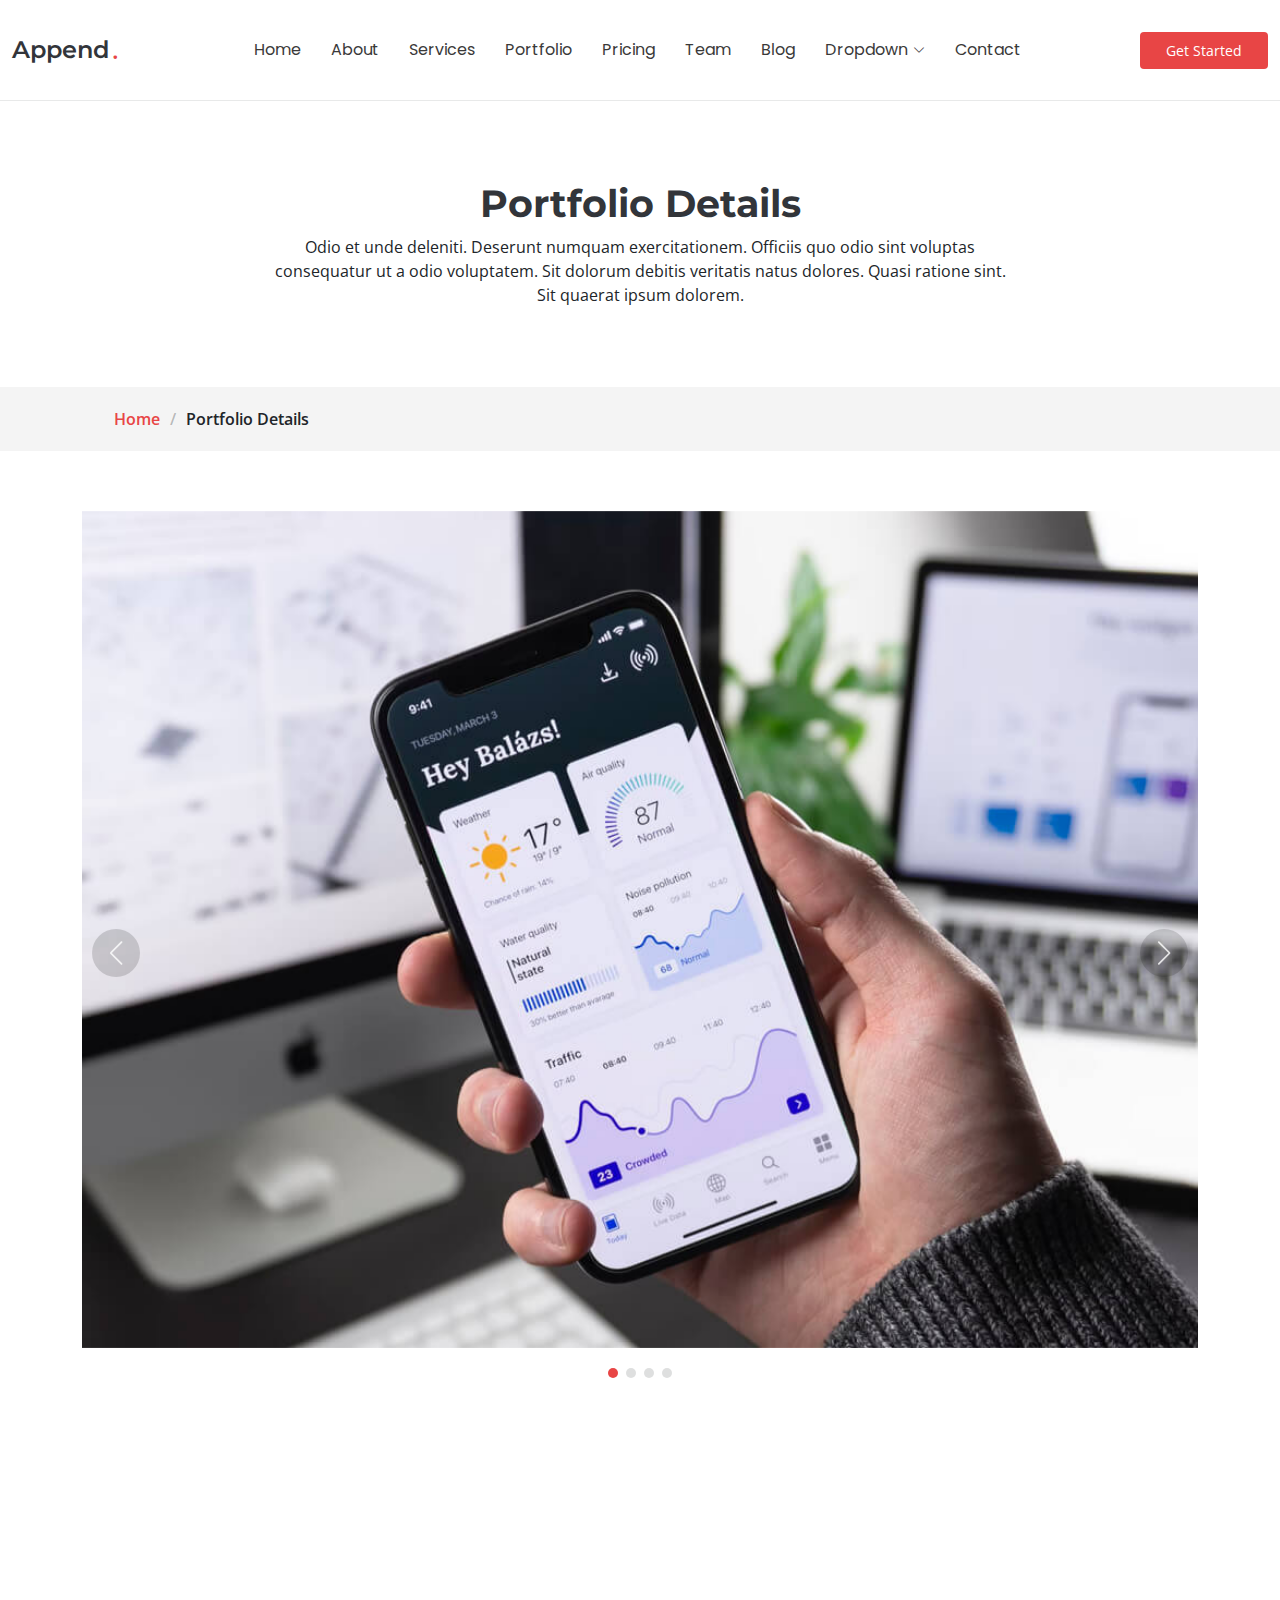
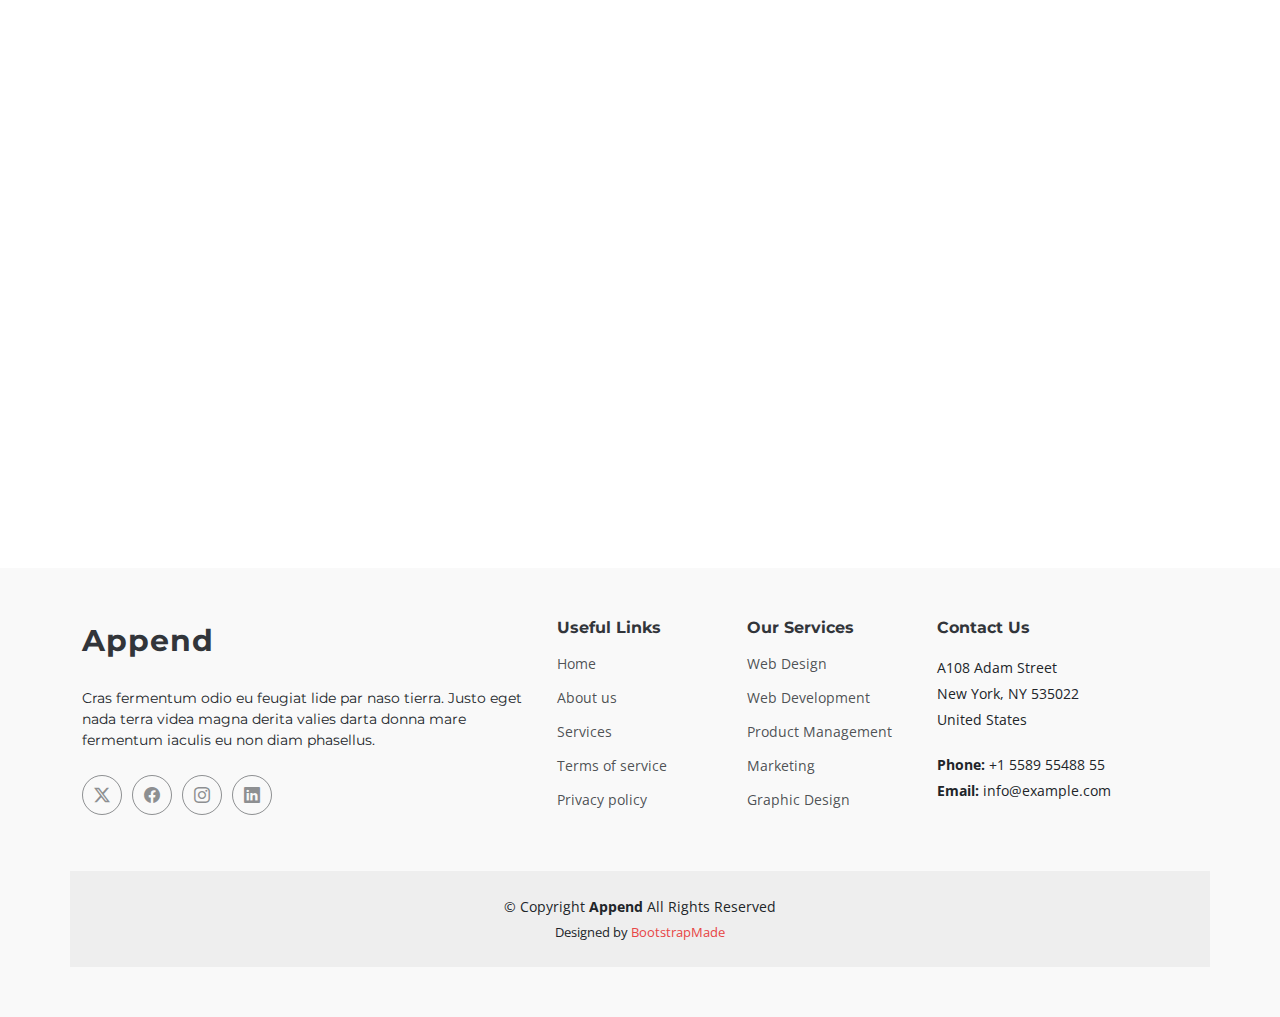
<file: template_pronto/portfolio-details.html>
<!DOCTYPE html>
<html lang="en">

<head>
  <meta charset="utf-8">
  <meta content="width=device-width, initial-scale=1.0" name="viewport">
  <title>Portfolio Details - Append Bootstrap Template</title>
  <meta name="description" content="">
  <meta name="keywords" content="">

  <!-- Favicons -->
  <link href="assets/img/favicon.png" rel="icon">
  <link href="assets/img/apple-touch-icon.png" rel="apple-touch-icon">

  <!-- Fonts -->
  <link href="https://fonts.googleapis.com" rel="preconnect">
  <link href="https://fonts.gstatic.com" rel="preconnect" crossorigin>
  <link href="https://fonts.googleapis.com/css2?family=Open+Sans:ital,wght@0,300;0,400;0,500;0,600;0,700;0,800;1,300;1,400;1,500;1,600;1,700;1,800&family=Montserrat:ital,wght@0,100;0,200;0,300;0,400;0,500;0,600;0,700;0,800;0,900;1,100;1,200;1,300;1,400;1,500;1,600;1,700;1,800;1,900&family=Poppins:ital,wght@0,100;0,200;0,300;0,400;0,500;0,600;0,700;0,800;0,900;1,100;1,200;1,300;1,400;1,500;1,600;1,700;1,800;1,900&display=swap" rel="stylesheet">

  <!-- Vendor CSS Files -->
  <link href="assets/vendor/bootstrap/css/bootstrap.min.css" rel="stylesheet">
  <link href="assets/vendor/bootstrap-icons/bootstrap-icons.css" rel="stylesheet">
  <link href="assets/vendor/aos/aos.css" rel="stylesheet">
  <link href="assets/vendor/glightbox/css/glightbox.min.css" rel="stylesheet">
  <link href="assets/vendor/swiper/swiper-bundle.min.css" rel="stylesheet">

  <!-- Main CSS File -->
  <link href="assets/css/main.css" rel="stylesheet">

  <!-- =======================================================
  * Template Name: Append
  * Template URL: https://bootstrapmade.com/append-bootstrap-website-template/
  * Updated: Aug 07 2024 with Bootstrap v5.3.3
  * Author: BootstrapMade.com
  * License: https://bootstrapmade.com/license/
  ======================================================== -->
</head>

<body class="portfolio-details-page">

  <header id="header" class="header d-flex align-items-center sticky-top">
    <div class="container-fluid position-relative d-flex align-items-center justify-content-between">

      <a href="index.html" class="logo d-flex align-items-center me-auto me-xl-0">
        <!-- Uncomment the line below if you also wish to use an image logo -->
        <!-- <img src="assets/img/logo.png" alt=""> -->
        <h1 class="sitename">Append</h1><span>.</span>
      </a>

      <nav id="navmenu" class="navmenu">
        <ul>
          <li><a href="index.html#hero">Home</a></li>
          <li><a href="index.html#about">About</a></li>
          <li><a href="index.html#services">Services</a></li>
          <li><a href="index.html#portfolio">Portfolio</a></li>
          <li><a href="index.html#pricing">Pricing</a></li>
          <li><a href="index.html#team">Team</a></li>
          <li><a href="blog.html">Blog</a></li>
          <li class="dropdown"><a href="#"><span>Dropdown</span> <i class="bi bi-chevron-down toggle-dropdown"></i></a>
            <ul>
              <li><a href="#">Dropdown 1</a></li>
              <li class="dropdown"><a href="#"><span>Deep Dropdown</span> <i class="bi bi-chevron-down toggle-dropdown"></i></a>
                <ul>
                  <li><a href="#">Deep Dropdown 1</a></li>
                  <li><a href="#">Deep Dropdown 2</a></li>
                  <li><a href="#">Deep Dropdown 3</a></li>
                  <li><a href="#">Deep Dropdown 4</a></li>
                  <li><a href="#">Deep Dropdown 5</a></li>
                </ul>
              </li>
              <li><a href="#">Dropdown 2</a></li>
              <li><a href="#">Dropdown 3</a></li>
              <li><a href="#">Dropdown 4</a></li>
            </ul>
          </li>
          <li><a href="index.html#contact">Contact</a></li>
        </ul>
        <i class="mobile-nav-toggle d-xl-none bi bi-list"></i>
      </nav>

      <a class="btn-getstarted" href="index.html#about">Get Started</a>

    </div>
  </header>

  <main class="main">

    <!-- Page Title -->
    <div class="page-title" data-aos="fade">
      <div class="heading">
        <div class="container">
          <div class="row d-flex justify-content-center text-center">
            <div class="col-lg-8">
              <h1>Portfolio Details</h1>
              <p class="mb-0">Odio et unde deleniti. Deserunt numquam exercitationem. Officiis quo odio sint voluptas consequatur ut a odio voluptatem. Sit dolorum debitis veritatis natus dolores. Quasi ratione sint. Sit quaerat ipsum dolorem.</p>
            </div>
          </div>
        </div>
      </div>
      <nav class="breadcrumbs">
        <div class="container">
          <ol>
            <li><a href="index.html">Home</a></li>
            <li class="current">Portfolio Details</li>
          </ol>
        </div>
      </nav>
    </div><!-- End Page Title -->

    <!-- Portfolio Details Section -->
    <section id="portfolio-details" class="portfolio-details section">

      <div class="container" data-aos="fade-up">

        <div class="portfolio-details-slider swiper init-swiper">
          <script type="application/json" class="swiper-config">
            {
              "loop": true,
              "speed": 600,
              "autoplay": {
                "delay": 5000
              },
              "slidesPerView": "auto",
              "navigation": {
                "nextEl": ".swiper-button-next",
                "prevEl": ".swiper-button-prev"
              },
              "pagination": {
                "el": ".swiper-pagination",
                "type": "bullets",
                "clickable": true
              }
            }
          </script>
          <div class="swiper-wrapper align-items-center">

            <div class="swiper-slide">
              <img src="assets/img/portfolio/app-1.jpg" alt="">
            </div>

            <div class="swiper-slide">
              <img src="assets/img/portfolio/product-1.jpg" alt="">
            </div>

            <div class="swiper-slide">
              <img src="assets/img/portfolio/branding-1.jpg" alt="">
            </div>

            <div class="swiper-slide">
              <img src="assets/img/portfolio/books-1.jpg" alt="">
            </div>

          </div>
          <div class="swiper-button-prev"></div>
          <div class="swiper-button-next"></div>
          <div class="swiper-pagination"></div>
        </div>

        <div class="row justify-content-between gy-4 mt-4">

          <div class="col-lg-8" data-aos="fade-up">
            <div class="portfolio-description">
              <h2>This is an example of portfolio details</h2>
              <p>
                Autem ipsum nam porro corporis rerum. Quis eos dolorem eos itaque inventore commodi labore quia quia. Exercitationem repudiandae officiis neque suscipit non officia eaque itaque enim. Voluptatem officia accusantium nesciunt est omnis tempora consectetur dignissimos. Sequi nulla at esse enim cum deserunt eius.
              </p>
              <p>
                Amet consequatur qui dolore veniam voluptatem voluptatem sit. Non aspernatur atque natus ut cum nam et. Praesentium error dolores rerum minus sequi quia veritatis eum. Eos et doloribus doloremque nesciunt molestiae laboriosam.
              </p>

              <div class="testimonial-item">
                <p>
                  <i class="bi bi-quote quote-icon-left"></i>
                  <span>Export tempor illum tamen malis malis eram quae irure esse labore quem cillum quid cillum eram malis quorum velit fore eram velit sunt aliqua noster fugiat irure amet legam anim culpa.</span>
                  <i class="bi bi-quote quote-icon-right"></i>
                </p>
                <div>
                  <img src="assets/img/testimonials/testimonials-2.jpg" class="testimonial-img" alt="">
                  <h3>Sara Wilsson</h3>
                  <h4>Designer</h4>
                </div>
              </div>

              <p>
                Impedit ipsum quae et aliquid doloribus et voluptatem quasi. Perspiciatis occaecati earum et magnam animi. Quibusdam non qui ea vitae suscipit vitae sunt. Repudiandae incidunt cumque minus deserunt assumenda tempore. Delectus voluptas necessitatibus est.
              </p>

              <p>
                Sunt voluptatum sapiente facilis quo odio aut ipsum repellat debitis. Molestiae et autem libero. Explicabo et quod necessitatibus similique quis dolor eum. Numquam eaque praesentium rem et qui nesciunt.
              </p>

            </div>
          </div>

          <div class="col-lg-3" data-aos="fade-up" data-aos-delay="100">
            <div class="portfolio-info">
              <h3>Project information</h3>
              <ul>
                <li><strong>Category</strong> Web design</li>
                <li><strong>Client</strong> ASU Company</li>
                <li><strong>Project date</strong> 01 March, 2020</li>
                <li><strong>Project URL</strong> <a href="#">www.example.com</a></li>
                <li><a href="#" class="btn-visit align-self-start">Visit Website</a></li>
              </ul>
            </div>
          </div>

        </div>

      </div>

    </section><!-- /Portfolio Details Section -->

  </main>

  <footer id="footer" class="footer position-relative light-background">

    <div class="container footer-top">
      <div class="row gy-4">
        <div class="col-lg-5 col-md-12 footer-about">
          <a href="index.html" class="logo d-flex align-items-center">
            <span class="sitename">Append</span>
          </a>
          <p>Cras fermentum odio eu feugiat lide par naso tierra. Justo eget nada terra videa magna derita valies darta donna mare fermentum iaculis eu non diam phasellus.</p>
          <div class="social-links d-flex mt-4">
            <a href=""><i class="bi bi-twitter-x"></i></a>
            <a href=""><i class="bi bi-facebook"></i></a>
            <a href=""><i class="bi bi-instagram"></i></a>
            <a href=""><i class="bi bi-linkedin"></i></a>
          </div>
        </div>

        <div class="col-lg-2 col-6 footer-links">
          <h4>Useful Links</h4>
          <ul>
            <li><a href="#">Home</a></li>
            <li><a href="#">About us</a></li>
            <li><a href="#">Services</a></li>
            <li><a href="#">Terms of service</a></li>
            <li><a href="#">Privacy policy</a></li>
          </ul>
        </div>

        <div class="col-lg-2 col-6 footer-links">
          <h4>Our Services</h4>
          <ul>
            <li><a href="#">Web Design</a></li>
            <li><a href="#">Web Development</a></li>
            <li><a href="#">Product Management</a></li>
            <li><a href="#">Marketing</a></li>
            <li><a href="#">Graphic Design</a></li>
          </ul>
        </div>

        <div class="col-lg-3 col-md-12 footer-contact text-center text-md-start">
          <h4>Contact Us</h4>
          <p>A108 Adam Street</p>
          <p>New York, NY 535022</p>
          <p>United States</p>
          <p class="mt-4"><strong>Phone:</strong> <span>+1 5589 55488 55</span></p>
          <p><strong>Email:</strong> <span>info@example.com</span></p>
        </div>

      </div>
    </div>

    <div class="container copyright text-center mt-4">
      <p>© <span>Copyright</span> <strong class="sitename">Append</strong> <span>All Rights Reserved</span></p>
      <div class="credits">
        <!-- All the links in the footer should remain intact. -->
        <!-- You can delete the links only if you've purchased the pro version. -->
        <!-- Licensing information: https://bootstrapmade.com/license/ -->
        <!-- Purchase the pro version with working PHP/AJAX contact form: [buy-url] -->
        Designed by <a href="https://bootstrapmade.com/">BootstrapMade</a>
      </div>
    </div>

  </footer>

  <!-- Scroll Top -->
  <a href="#" id="scroll-top" class="scroll-top d-flex align-items-center justify-content-center"><i class="bi bi-arrow-up-short"></i></a>

  <!-- Preloader -->
  <div id="preloader"></div>

  <!-- Vendor JS Files -->
  <script src="assets/vendor/bootstrap/js/bootstrap.bundle.min.js"></script>
  <script src="assets/vendor/php-email-form/validate.js"></script>
  <script src="assets/vendor/aos/aos.js"></script>
  <script src="assets/vendor/glightbox/js/glightbox.min.js"></script>
  <script src="assets/vendor/purecounter/purecounter_vanilla.js"></script>
  <script src="assets/vendor/imagesloaded/imagesloaded.pkgd.min.js"></script>
  <script src="assets/vendor/isotope-layout/isotope.pkgd.min.js"></script>
  <script src="assets/vendor/swiper/swiper-bundle.min.js"></script>

  <!-- Main JS File -->
  <script src="assets/js/main.js"></script>

</body>

</html>
</file>
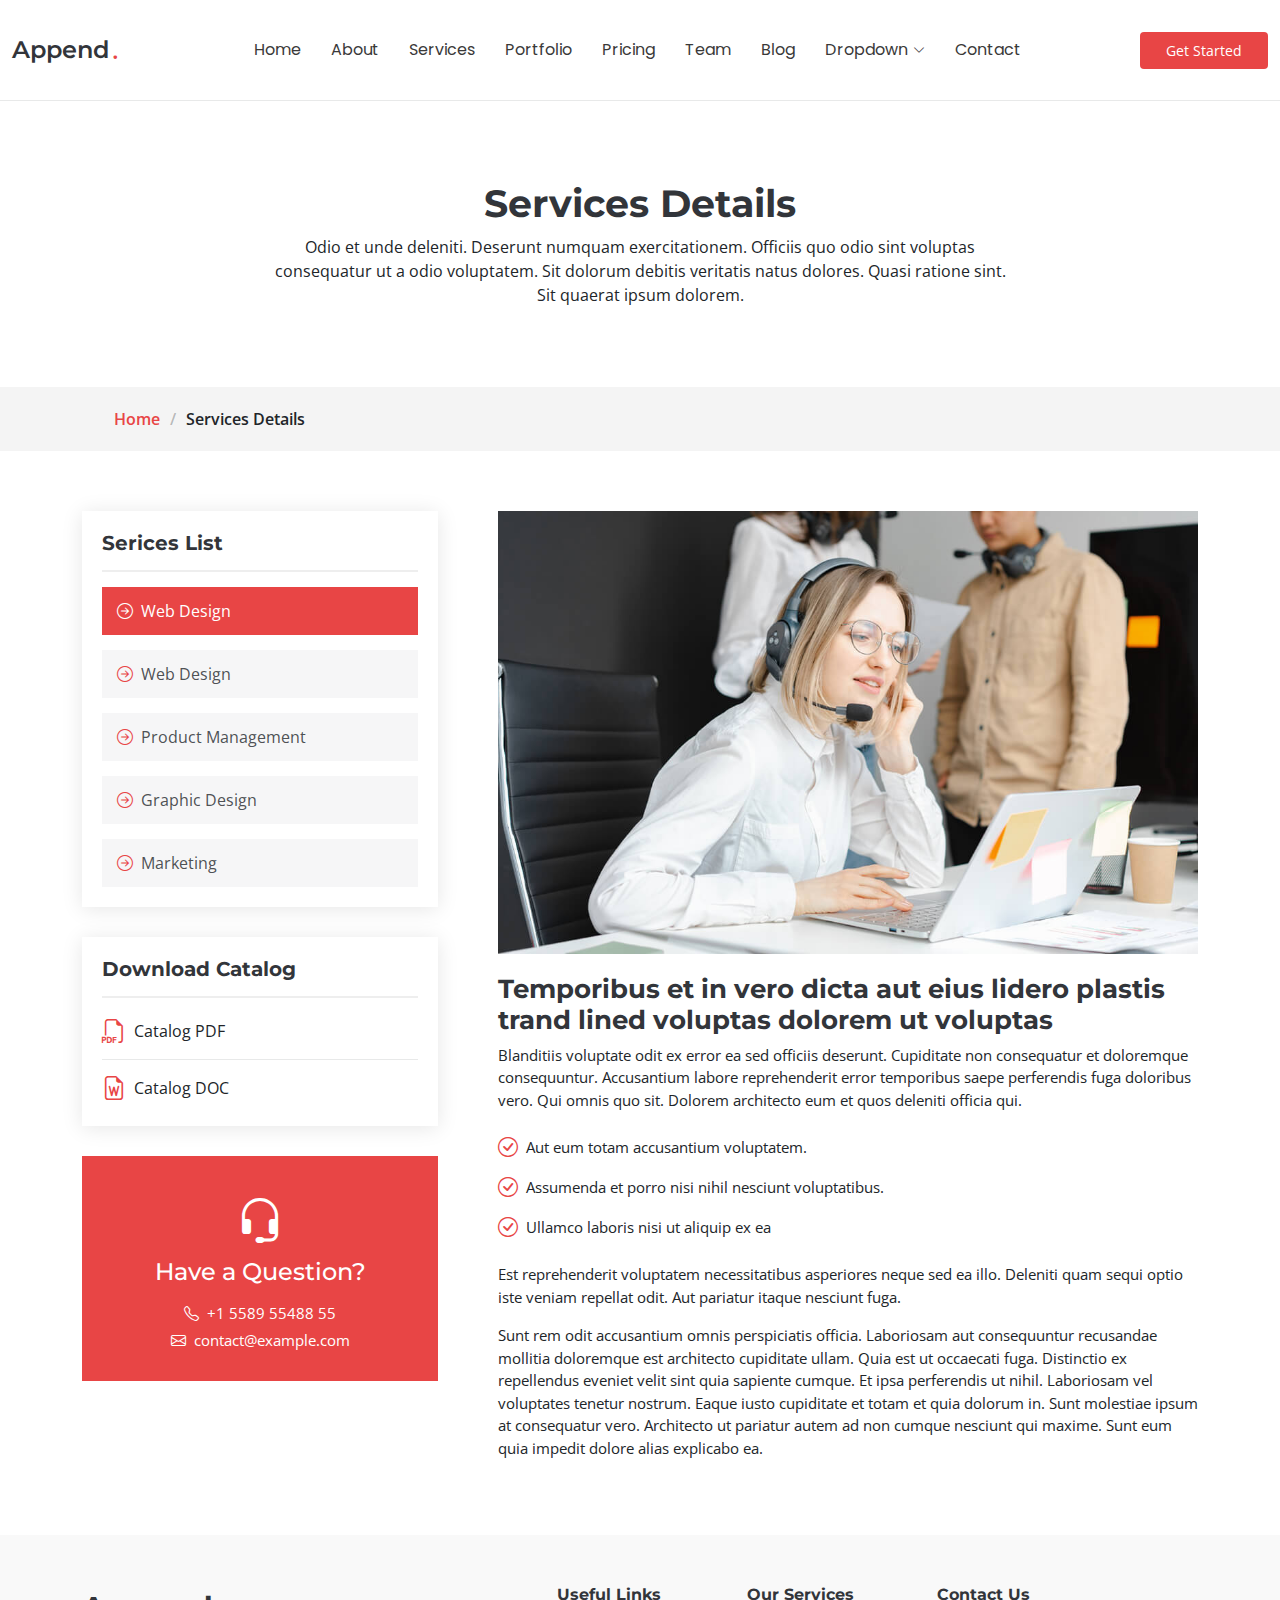
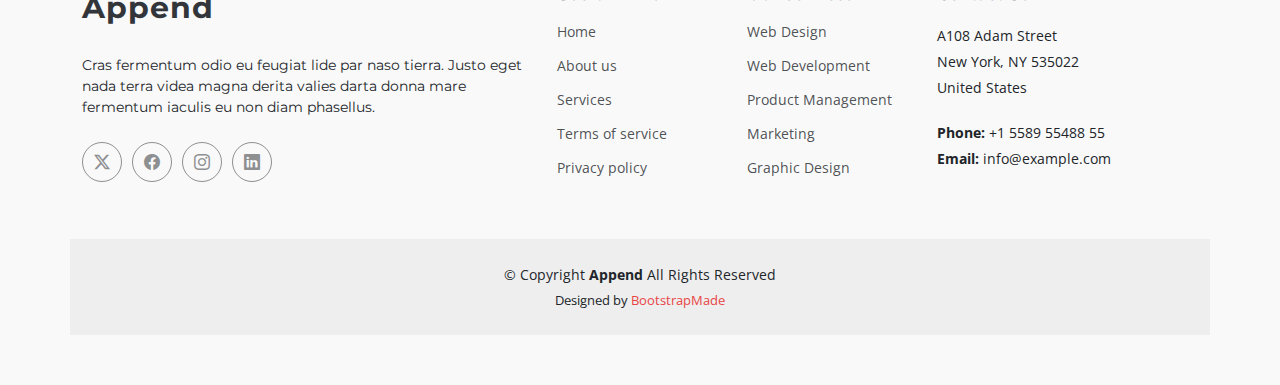
<file: template_pronto/services-details.html>
<!DOCTYPE html>
<html lang="en">

<head>
  <meta charset="utf-8">
  <meta content="width=device-width, initial-scale=1.0" name="viewport">
  <title>Services Details - Append Bootstrap Template</title>
  <meta name="description" content="">
  <meta name="keywords" content="">

  <!-- Favicons -->
  <link href="assets/img/favicon.png" rel="icon">
  <link href="assets/img/apple-touch-icon.png" rel="apple-touch-icon">

  <!-- Fonts -->
  <link href="https://fonts.googleapis.com" rel="preconnect">
  <link href="https://fonts.gstatic.com" rel="preconnect" crossorigin>
  <link href="https://fonts.googleapis.com/css2?family=Open+Sans:ital,wght@0,300;0,400;0,500;0,600;0,700;0,800;1,300;1,400;1,500;1,600;1,700;1,800&family=Montserrat:ital,wght@0,100;0,200;0,300;0,400;0,500;0,600;0,700;0,800;0,900;1,100;1,200;1,300;1,400;1,500;1,600;1,700;1,800;1,900&family=Poppins:ital,wght@0,100;0,200;0,300;0,400;0,500;0,600;0,700;0,800;0,900;1,100;1,200;1,300;1,400;1,500;1,600;1,700;1,800;1,900&display=swap" rel="stylesheet">

  <!-- Vendor CSS Files -->
  <link href="assets/vendor/bootstrap/css/bootstrap.min.css" rel="stylesheet">
  <link href="assets/vendor/bootstrap-icons/bootstrap-icons.css" rel="stylesheet">
  <link href="assets/vendor/aos/aos.css" rel="stylesheet">
  <link href="assets/vendor/glightbox/css/glightbox.min.css" rel="stylesheet">
  <link href="assets/vendor/swiper/swiper-bundle.min.css" rel="stylesheet">

  <!-- Main CSS File -->
  <link href="assets/css/main.css" rel="stylesheet">

  <!-- =======================================================
  * Template Name: Append
  * Template URL: https://bootstrapmade.com/append-bootstrap-website-template/
  * Updated: Aug 07 2024 with Bootstrap v5.3.3
  * Author: BootstrapMade.com
  * License: https://bootstrapmade.com/license/
  ======================================================== -->
</head>

<body class="services-details-page">

  <header id="header" class="header d-flex align-items-center sticky-top">
    <div class="container-fluid position-relative d-flex align-items-center justify-content-between">

      <a href="index.html" class="logo d-flex align-items-center me-auto me-xl-0">
        <!-- Uncomment the line below if you also wish to use an image logo -->
        <!-- <img src="assets/img/logo.png" alt=""> -->
        <h1 class="sitename">Append</h1><span>.</span>
      </a>

      <nav id="navmenu" class="navmenu">
        <ul>
          <li><a href="index.html#hero">Home</a></li>
          <li><a href="index.html#about">About</a></li>
          <li><a href="index.html#services">Services</a></li>
          <li><a href="index.html#portfolio">Portfolio</a></li>
          <li><a href="index.html#pricing">Pricing</a></li>
          <li><a href="index.html#team">Team</a></li>
          <li><a href="blog.html">Blog</a></li>
          <li class="dropdown"><a href="#"><span>Dropdown</span> <i class="bi bi-chevron-down toggle-dropdown"></i></a>
            <ul>
              <li><a href="#">Dropdown 1</a></li>
              <li class="dropdown"><a href="#"><span>Deep Dropdown</span> <i class="bi bi-chevron-down toggle-dropdown"></i></a>
                <ul>
                  <li><a href="#">Deep Dropdown 1</a></li>
                  <li><a href="#">Deep Dropdown 2</a></li>
                  <li><a href="#">Deep Dropdown 3</a></li>
                  <li><a href="#">Deep Dropdown 4</a></li>
                  <li><a href="#">Deep Dropdown 5</a></li>
                </ul>
              </li>
              <li><a href="#">Dropdown 2</a></li>
              <li><a href="#">Dropdown 3</a></li>
              <li><a href="#">Dropdown 4</a></li>
            </ul>
          </li>
          <li><a href="index.html#contact">Contact</a></li>
        </ul>
        <i class="mobile-nav-toggle d-xl-none bi bi-list"></i>
      </nav>

      <a class="btn-getstarted" href="index.html#about">Get Started</a>

    </div>
  </header>

  <main class="main">

    <!-- Page Title -->
    <div class="page-title" data-aos="fade">
      <div class="heading">
        <div class="container">
          <div class="row d-flex justify-content-center text-center">
            <div class="col-lg-8">
              <h1>Services Details</h1>
              <p class="mb-0">Odio et unde deleniti. Deserunt numquam exercitationem. Officiis quo odio sint voluptas consequatur ut a odio voluptatem. Sit dolorum debitis veritatis natus dolores. Quasi ratione sint. Sit quaerat ipsum dolorem.</p>
            </div>
          </div>
        </div>
      </div>
      <nav class="breadcrumbs">
        <div class="container">
          <ol>
            <li><a href="index.html">Home</a></li>
            <li class="current">Services Details</li>
          </ol>
        </div>
      </nav>
    </div><!-- End Page Title -->

    <!-- Service Details Section -->
    <section id="service-details" class="service-details section">

      <div class="container">

        <div class="row gy-5">

          <div class="col-lg-4" data-aos="fade-up" data-aos-delay="100">

            <div class="service-box">
              <h4>Serices List</h4>
              <div class="services-list">
                <a href="#" class="active"><i class="bi bi-arrow-right-circle"></i><span>Web Design</span></a>
                <a href="#"><i class="bi bi-arrow-right-circle"></i><span>Web Design</span></a>
                <a href="#"><i class="bi bi-arrow-right-circle"></i><span>Product Management</span></a>
                <a href="#"><i class="bi bi-arrow-right-circle"></i><span>Graphic Design</span></a>
                <a href="#"><i class="bi bi-arrow-right-circle"></i><span>Marketing</span></a>
              </div>
            </div><!-- End Services List -->

            <div class="service-box">
              <h4>Download Catalog</h4>
              <div class="download-catalog">
                <a href="#"><i class="bi bi-filetype-pdf"></i><span>Catalog PDF</span></a>
                <a href="#"><i class="bi bi-file-earmark-word"></i><span>Catalog DOC</span></a>
              </div>
            </div><!-- End Services List -->

            <div class="help-box d-flex flex-column justify-content-center align-items-center">
              <i class="bi bi-headset help-icon"></i>
              <h4>Have a Question?</h4>
              <p class="d-flex align-items-center mt-2 mb-0"><i class="bi bi-telephone me-2"></i> <span>+1 5589 55488 55</span></p>
              <p class="d-flex align-items-center mt-1 mb-0"><i class="bi bi-envelope me-2"></i> <a href="mailto:contact@example.com">contact@example.com</a></p>
            </div>

          </div>

          <div class="col-lg-8 ps-lg-5" data-aos="fade-up" data-aos-delay="200">
            <img src="assets/img/services.jpg" alt="" class="img-fluid services-img">
            <h3>Temporibus et in vero dicta aut eius lidero plastis trand lined voluptas dolorem ut voluptas</h3>
            <p>
              Blanditiis voluptate odit ex error ea sed officiis deserunt. Cupiditate non consequatur et doloremque consequuntur. Accusantium labore reprehenderit error temporibus saepe perferendis fuga doloribus vero. Qui omnis quo sit. Dolorem architecto eum et quos deleniti officia qui.
            </p>
            <ul>
              <li><i class="bi bi-check-circle"></i> <span>Aut eum totam accusantium voluptatem.</span></li>
              <li><i class="bi bi-check-circle"></i> <span>Assumenda et porro nisi nihil nesciunt voluptatibus.</span></li>
              <li><i class="bi bi-check-circle"></i> <span>Ullamco laboris nisi ut aliquip ex ea</span></li>
            </ul>
            <p>
              Est reprehenderit voluptatem necessitatibus asperiores neque sed ea illo. Deleniti quam sequi optio iste veniam repellat odit. Aut pariatur itaque nesciunt fuga.
            </p>
            <p>
              Sunt rem odit accusantium omnis perspiciatis officia. Laboriosam aut consequuntur recusandae mollitia doloremque est architecto cupiditate ullam. Quia est ut occaecati fuga. Distinctio ex repellendus eveniet velit sint quia sapiente cumque. Et ipsa perferendis ut nihil. Laboriosam vel voluptates tenetur nostrum. Eaque iusto cupiditate et totam et quia dolorum in. Sunt molestiae ipsum at consequatur vero. Architecto ut pariatur autem ad non cumque nesciunt qui maxime. Sunt eum quia impedit dolore alias explicabo ea.
            </p>
          </div>

        </div>

      </div>

    </section><!-- /Service Details Section -->

  </main>

  <footer id="footer" class="footer position-relative light-background">

    <div class="container footer-top">
      <div class="row gy-4">
        <div class="col-lg-5 col-md-12 footer-about">
          <a href="index.html" class="logo d-flex align-items-center">
            <span class="sitename">Append</span>
          </a>
          <p>Cras fermentum odio eu feugiat lide par naso tierra. Justo eget nada terra videa magna derita valies darta donna mare fermentum iaculis eu non diam phasellus.</p>
          <div class="social-links d-flex mt-4">
            <a href=""><i class="bi bi-twitter-x"></i></a>
            <a href=""><i class="bi bi-facebook"></i></a>
            <a href=""><i class="bi bi-instagram"></i></a>
            <a href=""><i class="bi bi-linkedin"></i></a>
          </div>
        </div>

        <div class="col-lg-2 col-6 footer-links">
          <h4>Useful Links</h4>
          <ul>
            <li><a href="#">Home</a></li>
            <li><a href="#">About us</a></li>
            <li><a href="#">Services</a></li>
            <li><a href="#">Terms of service</a></li>
            <li><a href="#">Privacy policy</a></li>
          </ul>
        </div>

        <div class="col-lg-2 col-6 footer-links">
          <h4>Our Services</h4>
          <ul>
            <li><a href="#">Web Design</a></li>
            <li><a href="#">Web Development</a></li>
            <li><a href="#">Product Management</a></li>
            <li><a href="#">Marketing</a></li>
            <li><a href="#">Graphic Design</a></li>
          </ul>
        </div>

        <div class="col-lg-3 col-md-12 footer-contact text-center text-md-start">
          <h4>Contact Us</h4>
          <p>A108 Adam Street</p>
          <p>New York, NY 535022</p>
          <p>United States</p>
          <p class="mt-4"><strong>Phone:</strong> <span>+1 5589 55488 55</span></p>
          <p><strong>Email:</strong> <span>info@example.com</span></p>
        </div>

      </div>
    </div>

    <div class="container copyright text-center mt-4">
      <p>© <span>Copyright</span> <strong class="sitename">Append</strong> <span>All Rights Reserved</span></p>
      <div class="credits">
        <!-- All the links in the footer should remain intact. -->
        <!-- You can delete the links only if you've purchased the pro version. -->
        <!-- Licensing information: https://bootstrapmade.com/license/ -->
        <!-- Purchase the pro version with working PHP/AJAX contact form: [buy-url] -->
        Designed by <a href="https://bootstrapmade.com/">BootstrapMade</a>
      </div>
    </div>

  </footer>

  <!-- Scroll Top -->
  <a href="#" id="scroll-top" class="scroll-top d-flex align-items-center justify-content-center"><i class="bi bi-arrow-up-short"></i></a>

  <!-- Preloader -->
  <div id="preloader"></div>

  <!-- Vendor JS Files -->
  <script src="assets/vendor/bootstrap/js/bootstrap.bundle.min.js"></script>
  <script src="assets/vendor/php-email-form/validate.js"></script>
  <script src="assets/vendor/aos/aos.js"></script>
  <script src="assets/vendor/glightbox/js/glightbox.min.js"></script>
  <script src="assets/vendor/purecounter/purecounter_vanilla.js"></script>
  <script src="assets/vendor/imagesloaded/imagesloaded.pkgd.min.js"></script>
  <script src="assets/vendor/isotope-layout/isotope.pkgd.min.js"></script>
  <script src="assets/vendor/swiper/swiper-bundle.min.js"></script>

  <!-- Main JS File -->
  <script src="assets/js/main.js"></script>

</body>

</html>
</file>
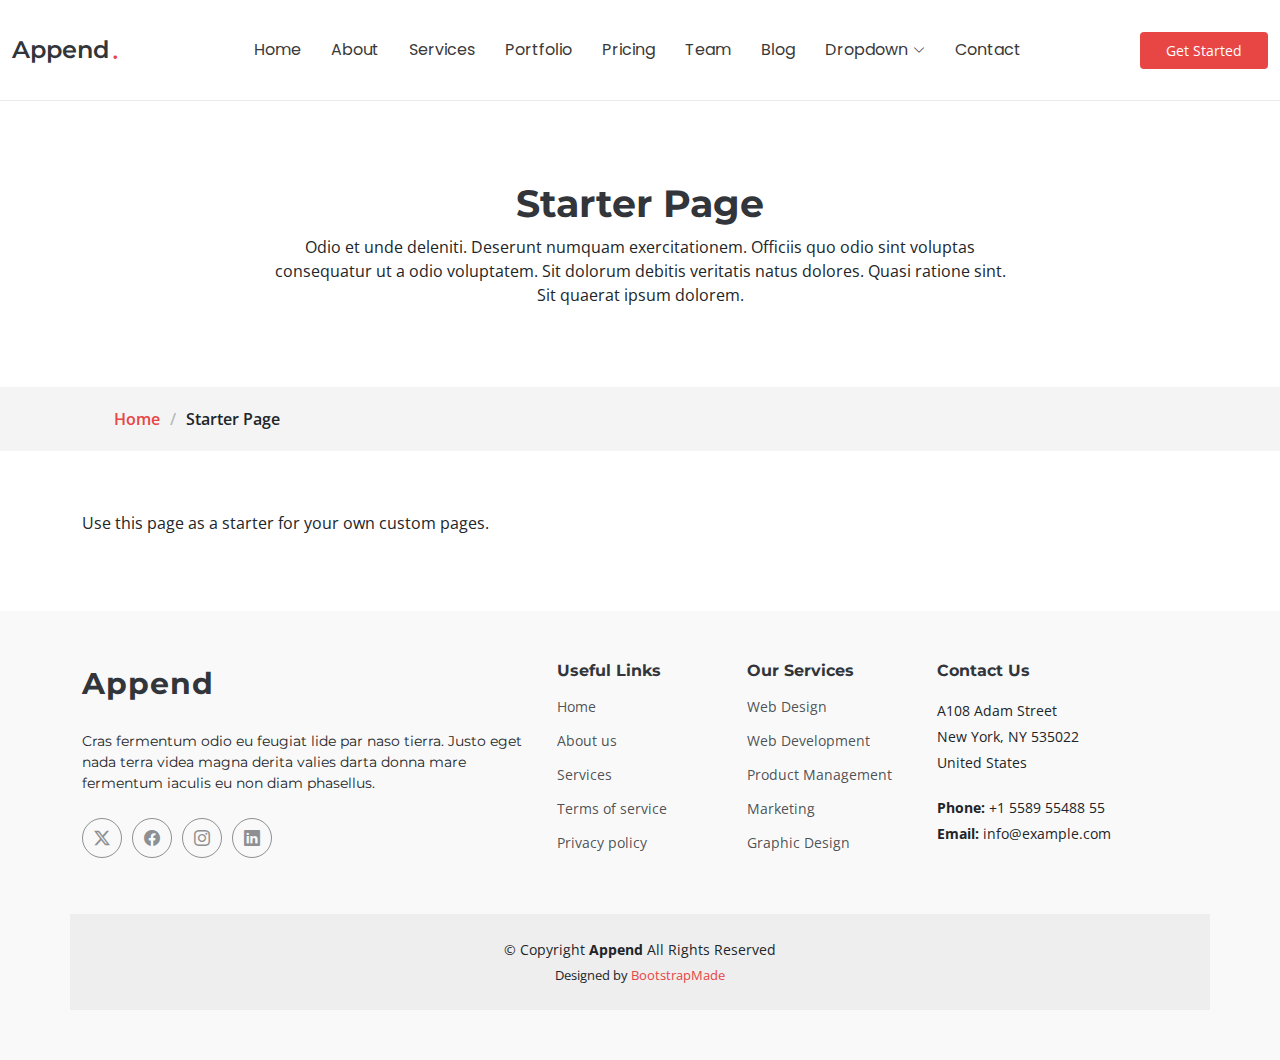
<file: template_pronto/starter-page.html>
<!DOCTYPE html>
<html lang="en">

<head>
  <meta charset="utf-8">
  <meta content="width=device-width, initial-scale=1.0" name="viewport">
  <title>Starter Page - Append Bootstrap Template</title>
  <meta name="description" content="">
  <meta name="keywords" content="">

  <!-- Favicons -->
  <link href="assets/img/favicon.png" rel="icon">
  <link href="assets/img/apple-touch-icon.png" rel="apple-touch-icon">

  <!-- Fonts -->
  <link href="https://fonts.googleapis.com" rel="preconnect">
  <link href="https://fonts.gstatic.com" rel="preconnect" crossorigin>
  <link href="https://fonts.googleapis.com/css2?family=Open+Sans:ital,wght@0,300;0,400;0,500;0,600;0,700;0,800;1,300;1,400;1,500;1,600;1,700;1,800&family=Montserrat:ital,wght@0,100;0,200;0,300;0,400;0,500;0,600;0,700;0,800;0,900;1,100;1,200;1,300;1,400;1,500;1,600;1,700;1,800;1,900&family=Poppins:ital,wght@0,100;0,200;0,300;0,400;0,500;0,600;0,700;0,800;0,900;1,100;1,200;1,300;1,400;1,500;1,600;1,700;1,800;1,900&display=swap" rel="stylesheet">

  <!-- Vendor CSS Files -->
  <link href="assets/vendor/bootstrap/css/bootstrap.min.css" rel="stylesheet">
  <link href="assets/vendor/bootstrap-icons/bootstrap-icons.css" rel="stylesheet">
  <link href="assets/vendor/aos/aos.css" rel="stylesheet">
  <link href="assets/vendor/glightbox/css/glightbox.min.css" rel="stylesheet">
  <link href="assets/vendor/swiper/swiper-bundle.min.css" rel="stylesheet">

  <!-- Main CSS File -->
  <link href="assets/css/main.css" rel="stylesheet">

  <!-- =======================================================
  * Template Name: Append
  * Template URL: https://bootstrapmade.com/append-bootstrap-website-template/
  * Updated: Aug 07 2024 with Bootstrap v5.3.3
  * Author: BootstrapMade.com
  * License: https://bootstrapmade.com/license/
  ======================================================== -->
</head>

<body class="starter-page-page">

  <header id="header" class="header d-flex align-items-center sticky-top">
    <div class="container-fluid position-relative d-flex align-items-center justify-content-between">

      <a href="index.html" class="logo d-flex align-items-center me-auto me-xl-0">
        <!-- Uncomment the line below if you also wish to use an image logo -->
        <!-- <img src="assets/img/logo.png" alt=""> -->
        <h1 class="sitename">Append</h1><span>.</span>
      </a>

      <nav id="navmenu" class="navmenu">
        <ul>
          <li><a href="index.html#hero">Home</a></li>
          <li><a href="index.html#about">About</a></li>
          <li><a href="index.html#services">Services</a></li>
          <li><a href="index.html#portfolio">Portfolio</a></li>
          <li><a href="index.html#pricing">Pricing</a></li>
          <li><a href="index.html#team">Team</a></li>
          <li><a href="blog.html">Blog</a></li>
          <li class="dropdown"><a href="#"><span>Dropdown</span> <i class="bi bi-chevron-down toggle-dropdown"></i></a>
            <ul>
              <li><a href="#">Dropdown 1</a></li>
              <li class="dropdown"><a href="#"><span>Deep Dropdown</span> <i class="bi bi-chevron-down toggle-dropdown"></i></a>
                <ul>
                  <li><a href="#">Deep Dropdown 1</a></li>
                  <li><a href="#">Deep Dropdown 2</a></li>
                  <li><a href="#">Deep Dropdown 3</a></li>
                  <li><a href="#">Deep Dropdown 4</a></li>
                  <li><a href="#">Deep Dropdown 5</a></li>
                </ul>
              </li>
              <li><a href="#">Dropdown 2</a></li>
              <li><a href="#">Dropdown 3</a></li>
              <li><a href="#">Dropdown 4</a></li>
            </ul>
          </li>
          <li><a href="index.html#contact">Contact</a></li>
        </ul>
        <i class="mobile-nav-toggle d-xl-none bi bi-list"></i>
      </nav>

      <a class="btn-getstarted" href="index.html#about">Get Started</a>

    </div>
  </header>

  <main class="main">

    <!-- Page Title -->
    <div class="page-title" data-aos="fade">
      <div class="heading">
        <div class="container">
          <div class="row d-flex justify-content-center text-center">
            <div class="col-lg-8">
              <h1>Starter Page</h1>
              <p class="mb-0">Odio et unde deleniti. Deserunt numquam exercitationem. Officiis quo odio sint voluptas consequatur ut a odio voluptatem. Sit dolorum debitis veritatis natus dolores. Quasi ratione sint. Sit quaerat ipsum dolorem.</p>
            </div>
          </div>
        </div>
      </div>
      <nav class="breadcrumbs">
        <div class="container">
          <ol>
            <li><a href="index.html">Home</a></li>
            <li class="current">Starter Page</li>
          </ol>
        </div>
      </nav>
    </div><!-- End Page Title -->

    <!-- Starter Section Section -->
    <section id="starter-section" class="starter-section section">

      <div class="container" data-aos="fade-up">
        <p>Use this page as a starter for your own custom pages.</p>
      </div>

    </section><!-- /Starter Section Section -->

  </main>

  <footer id="footer" class="footer position-relative light-background">

    <div class="container footer-top">
      <div class="row gy-4">
        <div class="col-lg-5 col-md-12 footer-about">
          <a href="index.html" class="logo d-flex align-items-center">
            <span class="sitename">Append</span>
          </a>
          <p>Cras fermentum odio eu feugiat lide par naso tierra. Justo eget nada terra videa magna derita valies darta donna mare fermentum iaculis eu non diam phasellus.</p>
          <div class="social-links d-flex mt-4">
            <a href=""><i class="bi bi-twitter-x"></i></a>
            <a href=""><i class="bi bi-facebook"></i></a>
            <a href=""><i class="bi bi-instagram"></i></a>
            <a href=""><i class="bi bi-linkedin"></i></a>
          </div>
        </div>

        <div class="col-lg-2 col-6 footer-links">
          <h4>Useful Links</h4>
          <ul>
            <li><a href="#">Home</a></li>
            <li><a href="#">About us</a></li>
            <li><a href="#">Services</a></li>
            <li><a href="#">Terms of service</a></li>
            <li><a href="#">Privacy policy</a></li>
          </ul>
        </div>

        <div class="col-lg-2 col-6 footer-links">
          <h4>Our Services</h4>
          <ul>
            <li><a href="#">Web Design</a></li>
            <li><a href="#">Web Development</a></li>
            <li><a href="#">Product Management</a></li>
            <li><a href="#">Marketing</a></li>
            <li><a href="#">Graphic Design</a></li>
          </ul>
        </div>

        <div class="col-lg-3 col-md-12 footer-contact text-center text-md-start">
          <h4>Contact Us</h4>
          <p>A108 Adam Street</p>
          <p>New York, NY 535022</p>
          <p>United States</p>
          <p class="mt-4"><strong>Phone:</strong> <span>+1 5589 55488 55</span></p>
          <p><strong>Email:</strong> <span>info@example.com</span></p>
        </div>

      </div>
    </div>

    <div class="container copyright text-center mt-4">
      <p>© <span>Copyright</span> <strong class="sitename">Append</strong> <span>All Rights Reserved</span></p>
      <div class="credits">
        <!-- All the links in the footer should remain intact. -->
        <!-- You can delete the links only if you've purchased the pro version. -->
        <!-- Licensing information: https://bootstrapmade.com/license/ -->
        <!-- Purchase the pro version with working PHP/AJAX contact form: [buy-url] -->
        Designed by <a href="https://bootstrapmade.com/">BootstrapMade</a>
      </div>
    </div>

  </footer>

  <!-- Scroll Top -->
  <a href="#" id="scroll-top" class="scroll-top d-flex align-items-center justify-content-center"><i class="bi bi-arrow-up-short"></i></a>

  <!-- Preloader -->
  <div id="preloader"></div>

  <!-- Vendor JS Files -->
  <script src="assets/vendor/bootstrap/js/bootstrap.bundle.min.js"></script>
  <script src="assets/vendor/php-email-form/validate.js"></script>
  <script src="assets/vendor/aos/aos.js"></script>
  <script src="assets/vendor/glightbox/js/glightbox.min.js"></script>
  <script src="assets/vendor/purecounter/purecounter_vanilla.js"></script>
  <script src="assets/vendor/imagesloaded/imagesloaded.pkgd.min.js"></script>
  <script src="assets/vendor/isotope-layout/isotope.pkgd.min.js"></script>
  <script src="assets/vendor/swiper/swiper-bundle.min.js"></script>

  <!-- Main JS File -->
  <script src="assets/js/main.js"></script>

</body>

</html>
</file>
<file: template_pronto/assets/css/main.css>
/**
* Template Name: Append
* Template URL: https://bootstrapmade.com/append-bootstrap-website-template/
* Updated: Aug 07 2024 with Bootstrap v5.3.3
* Author: BootstrapMade.com
* License: https://bootstrapmade.com/license/
*/

/*--------------------------------------------------------------
# Font & Color Variables
# Help: https://bootstrapmade.com/color-system/
--------------------------------------------------------------*/
/* Fonts */
:root {
  --default-font: "Open Sans",  system-ui, -apple-system, "Segoe UI", Roboto, "Helvetica Neue", Arial, "Noto Sans", "Liberation Sans", sans-serif, "Apple Color Emoji", "Segoe UI Emoji", "Segoe UI Symbol", "Noto Color Emoji";
  --heading-font: "Montserrat",  sans-serif;
  --nav-font: "Poppins",  sans-serif;
}

/* Global Colors - The following color variables are used throughout the website. Updating them here will change the color scheme of the entire website */
:root { 
  --background-color: #ffffff; /* Background color for the entire website, including individual sections */
  --default-color: #212529; /* Default color used for the majority of the text content across the entire website */
  --heading-color: #32353a; /* Color for headings, subheadings and title throughout the website */
  --accent-color: #e84545; /* Accent color that represents your brand on the website. It's used for buttons, links, and other elements that need to stand out */
  --surface-color: #ffffff; /* The surface color is used as a background of boxed elements within sections, such as cards, icon boxes, or other elements that require a visual separation from the global background. */
  --contrast-color: #ffffff; /* Contrast color for text, ensuring readability against backgrounds of accent, heading, or default colors. */
}

/* Nav Menu Colors - The following color variables are used specifically for the navigation menu. They are separate from the global colors to allow for more customization options */
:root {
  --nav-color: #3a3939;  /* The default color of the main navmenu links */
  --nav-hover-color: #e84545; /* Applied to main navmenu links when they are hovered over or active */
  --nav-mobile-background-color: #ffffff; /* Used as the background color for mobile navigation menu */
  --nav-dropdown-background-color: #ffffff; /* Used as the background color for dropdown items that appear when hovering over primary navigation items */
  --nav-dropdown-color: #3a3939; /* Used for navigation links of the dropdown items in the navigation menu. */
  --nav-dropdown-hover-color: #e84545; /* Similar to --nav-hover-color, this color is applied to dropdown navigation links when they are hovered over. */
}

/* Color Presets - These classes override global colors when applied to any section or element, providing reuse of the sam color scheme. */

.light-background {
  --background-color: #f9f9f9;
  --surface-color: #ffffff;
}

.dark-background {
  --background-color: #060606;
  --default-color: #ffffff;
  --heading-color: #ffffff;
  --surface-color: #252525;
  --contrast-color: #ffffff;
}

/* Smooth scroll */
:root {
  scroll-behavior: smooth;
}

/*--------------------------------------------------------------
# General Styling & Shared Classes
--------------------------------------------------------------*/
body {
  color: var(--default-color);
  background-color: var(--background-color);
  font-family: var(--default-font);
}

a {
  color: var(--accent-color);
  text-decoration: none;
  transition: 0.3s;
}

a:hover {
  color: color-mix(in srgb, var(--accent-color), transparent 25%);
  text-decoration: none;
}

h1,
h2,
h3,
h4,
h5,
h6 {
  color: var(--heading-color);
  font-family: var(--heading-font);
}

/* PHP Email Form Messages
------------------------------*/
.php-email-form .error-message {
  display: none;
  background: #df1529;
  color: #ffffff;
  text-align: left;
  padding: 15px;
  margin-bottom: 24px;
  font-weight: 600;
}

.php-email-form .sent-message {
  display: none;
  color: #ffffff;
  background: #059652;
  text-align: center;
  padding: 15px;
  margin-bottom: 24px;
  font-weight: 600;
}

.php-email-form .loading {
  display: none;
  background: var(--surface-color);
  text-align: center;
  padding: 15px;
  margin-bottom: 24px;
}

.php-email-form .loading:before {
  content: "";
  display: inline-block;
  border-radius: 50%;
  width: 24px;
  height: 24px;
  margin: 0 10px -6px 0;
  border: 3px solid var(--accent-color);
  border-top-color: var(--surface-color);
  animation: php-email-form-loading 1s linear infinite;
}

@keyframes php-email-form-loading {
  0% {
    transform: rotate(0deg);
  }

  100% {
    transform: rotate(360deg);
  }
}

/*--------------------------------------------------------------
# Global Header
--------------------------------------------------------------*/
.header {
  color: var(--default-color);
  background-color: var(--background-color);
  padding: 20px 0;
  transition: all 0.5s;
  z-index: 997;
}

.header .logo {
  line-height: 1;
}

.header .logo img {
  max-height: 36px;
  margin-right: 8px;
}

.header .logo h1 {
  font-size: 24px;
  margin: 0;
  font-weight: 600;
  color: var(--heading-color);
}

.header .logo span {
  color: var(--accent-color);
  font-size: 24px;
  font-weight: 600;
  padding-left: 3px;
}

.header .btn-getstarted,
.header .btn-getstarted:focus {
  color: var(--contrast-color);
  background: var(--accent-color);
  font-size: 14px;
  padding: 8px 26px;
  margin: 0;
  border-radius: 4px;
  transition: 0.3s;
}

.header .btn-getstarted:hover,
.header .btn-getstarted:focus:hover {
  color: var(--contrast-color);
  background: color-mix(in srgb, var(--accent-color), transparent 15%);
}

@media (max-width: 1200px) {
  .header .logo {
    order: 1;
  }

  .header .btn-getstarted {
    order: 2;
    margin: 0 15px 0 0;
    padding: 6px 20px;
  }

  .header .navmenu {
    order: 3;
  }
}

.scrolled .header {
  box-shadow: 0 0 30px 10px rgba(0, 0, 0, 0.1);
}

/* Index Page Header
------------------------------*/
.index-page .header {
  --background-color: rgba(255, 255, 255, 0);
  --heading-color: #ffffff;
  --nav-color: rgba(255, 255, 255, 0.5);
  --nav-hover-color: #ffffff;
}

/* Index Page Header on Scroll
------------------------------*/
.index-page.scrolled .header {
  --background-color: #ffffff;
  --heading-color: #32353a;
  --nav-color: #3a3939;
  --nav-hover-color: #e84545;
}

/*--------------------------------------------------------------
# Navigation Menu
--------------------------------------------------------------*/
/* Navmenu - Desktop */
@media (min-width: 1200px) {
  .navmenu {
    padding: 0;
  }

  .navmenu ul {
    margin: 0;
    padding: 0;
    display: flex;
    list-style: none;
    align-items: center;
  }

  .navmenu li {
    position: relative;
  }

  .navmenu a,
  .navmenu a:focus {
    color: var(--nav-color);
    padding: 18px 15px;
    font-size: 16px;
    font-family: var(--nav-font);
    font-weight: 400;
    display: flex;
    align-items: center;
    justify-content: space-between;
    white-space: nowrap;
    transition: 0.3s;
  }

  .navmenu a i,
  .navmenu a:focus i {
    font-size: 12px;
    line-height: 0;
    margin-left: 5px;
    transition: 0.3s;
  }

  .navmenu li:last-child a {
    padding-right: 0;
  }

  .navmenu li:hover>a,
  .navmenu .active,
  .navmenu .active:focus {
    color: var(--nav-hover-color);
  }

  .navmenu .dropdown ul {
    margin: 0;
    padding: 10px 0;
    background: var(--nav-dropdown-background-color);
    display: block;
    position: absolute;
    visibility: hidden;
    left: 14px;
    top: 130%;
    opacity: 0;
    transition: 0.3s;
    border-radius: 4px;
    z-index: 99;
    box-shadow: 0px 0px 30px rgba(0, 0, 0, 0.1);
  }

  .navmenu .dropdown ul li {
    min-width: 200px;
  }

  .navmenu .dropdown ul a {
    padding: 10px 20px;
    font-size: 15px;
    text-transform: none;
    color: var(--nav-dropdown-color);
  }

  .navmenu .dropdown ul a i {
    font-size: 12px;
  }

  .navmenu .dropdown ul a:hover,
  .navmenu .dropdown ul .active:hover,
  .navmenu .dropdown ul li:hover>a {
    color: var(--nav-dropdown-hover-color);
  }

  .navmenu .dropdown:hover>ul {
    opacity: 1;
    top: 100%;
    visibility: visible;
  }

  .navmenu .dropdown .dropdown ul {
    top: 0;
    left: -90%;
    visibility: hidden;
  }

  .navmenu .dropdown .dropdown:hover>ul {
    opacity: 1;
    top: 0;
    left: -100%;
    visibility: visible;
  }
}

/* Navmenu - Mobile */
@media (max-width: 1199px) {
  .mobile-nav-toggle {
    color: var(--nav-color);
    font-size: 28px;
    line-height: 0;
    margin-right: 10px;
    cursor: pointer;
    transition: color 0.3s;
  }

  .navmenu {
    padding: 0;
    z-index: 9997;
  }

  .navmenu ul {
    display: none;
    list-style: none;
    position: absolute;
    inset: 60px 20px 20px 20px;
    padding: 10px 0;
    margin: 0;
    border-radius: 6px;
    background-color: var(--nav-mobile-background-color);
    overflow-y: auto;
    transition: 0.3s;
    z-index: 9998;
    box-shadow: 0px 0px 30px rgba(0, 0, 0, 0.1);
  }

  .navmenu a,
  .navmenu a:focus {
    color: var(--nav-dropdown-color);
    padding: 10px 20px;
    font-family: var(--nav-font);
    font-size: 17px;
    font-weight: 500;
    display: flex;
    align-items: center;
    justify-content: space-between;
    white-space: nowrap;
    transition: 0.3s;
  }

  .navmenu a i,
  .navmenu a:focus i {
    font-size: 12px;
    line-height: 0;
    margin-left: 5px;
    width: 30px;
    height: 30px;
    display: flex;
    align-items: center;
    justify-content: center;
    border-radius: 50%;
    transition: 0.3s;
    background-color: color-mix(in srgb, var(--accent-color), transparent 90%);
  }

  .navmenu a i:hover,
  .navmenu a:focus i:hover {
    background-color: var(--accent-color);
    color: var(--contrast-color);
  }

  .navmenu a:hover,
  .navmenu .active,
  .navmenu .active:focus {
    color: var(--nav-dropdown-hover-color);
  }

  .navmenu .active i,
  .navmenu .active:focus i {
    background-color: var(--accent-color);
    color: var(--contrast-color);
    transform: rotate(180deg);
  }

  .navmenu .dropdown ul {
    position: static;
    display: none;
    z-index: 99;
    padding: 10px 0;
    margin: 10px 20px;
    background-color: var(--nav-dropdown-background-color);
    border: 1px solid color-mix(in srgb, var(--default-color), transparent 90%);
    box-shadow: none;
    transition: all 0.5s ease-in-out;
  }

  .navmenu .dropdown ul ul {
    background-color: rgba(33, 37, 41, 0.1);
  }

  .navmenu .dropdown>.dropdown-active {
    display: block;
    background-color: rgba(33, 37, 41, 0.03);
  }

  .mobile-nav-active {
    overflow: hidden;
  }

  .mobile-nav-active .mobile-nav-toggle {
    color: #fff;
    position: absolute;
    font-size: 32px;
    top: 15px;
    right: 15px;
    margin-right: 0;
    z-index: 9999;
  }

  .mobile-nav-active .navmenu {
    position: fixed;
    overflow: hidden;
    inset: 0;
    background: rgba(33, 37, 41, 0.8);
    transition: 0.3s;
  }

  .mobile-nav-active .navmenu>ul {
    display: block;
  }
}

/*--------------------------------------------------------------
# Global Footer
--------------------------------------------------------------*/
.footer {
  color: var(--default-color);
  background-color: var(--background-color);
  font-size: 14px;
  padding-bottom: 50px;
  position: relative;
}

.footer .footer-top {
  padding-top: 50px;
}

.footer .footer-about .logo {
  margin-bottom: 25px;
}

.footer .footer-about .logo img {
  max-height: 40px;
  margin-right: 6px;
}

.footer .footer-about .logo span {
  color: var(--heading-color);
  font-size: 30px;
  font-weight: 700;
  letter-spacing: 1px;
  font-family: var(--heading-font);
}

.footer .footer-about p {
  font-size: 14px;
  font-family: var(--heading-font);
}

.footer .social-links a {
  display: flex;
  align-items: center;
  justify-content: center;
  width: 40px;
  height: 40px;
  border-radius: 50%;
  border: 1px solid color-mix(in srgb, var(--default-color), transparent 50%);
  font-size: 16px;
  color: color-mix(in srgb, var(--default-color), transparent 50%);
  margin-right: 10px;
  transition: 0.3s;
}

.footer .social-links a:hover {
  color: var(--accent-color);
  border-color: var(--accent-color);
}

.footer h4 {
  font-size: 16px;
  font-weight: bold;
  position: relative;
  padding-bottom: 12px;
}

.footer .footer-links {
  margin-bottom: 30px;
}

.footer .footer-links ul {
  list-style: none;
  padding: 0;
  margin: 0;
}

.footer .footer-links ul i {
  padding-right: 2px;
  font-size: 12px;
  line-height: 0;
}

.footer .footer-links ul li {
  padding: 10px 0;
  display: flex;
  align-items: center;
}

.footer .footer-links ul li:first-child {
  padding-top: 0;
}

.footer .footer-links ul a {
  color: color-mix(in srgb, var(--default-color), transparent 20%);
  display: inline-block;
  line-height: 1;
}

.footer .footer-links ul a:hover {
  color: var(--accent-color);
}

.footer .footer-contact p {
  margin-bottom: 5px;
}

.footer .copyright {
  padding-top: 25px;
  padding-bottom: 25px;
  background-color: color-mix(in srgb, var(--default-color), transparent 95%);
}

.footer .copyright p {
  margin-bottom: 0;
}

.footer .credits {
  margin-top: 6px;
  font-size: 13px;
}

/*--------------------------------------------------------------
# Preloader
--------------------------------------------------------------*/
#preloader {
  position: fixed;
  inset: 0;
  z-index: 999999;
  overflow: hidden;
  background: var(--background-color);
  transition: all 0.6s ease-out;
}

#preloader:before {
  content: "";
  position: fixed;
  top: calc(50% - 30px);
  left: calc(50% - 30px);
  border: 6px solid #ffffff;
  border-color: var(--accent-color) transparent var(--accent-color) transparent;
  border-radius: 50%;
  width: 60px;
  height: 60px;
  animation: animate-preloader 1.5s linear infinite;
}

@keyframes animate-preloader {
  0% {
    transform: rotate(0deg);
  }

  100% {
    transform: rotate(360deg);
  }
}

/*--------------------------------------------------------------
# Scroll Top Button
--------------------------------------------------------------*/
.scroll-top {
  position: fixed;
  visibility: hidden;
  opacity: 0;
  right: 15px;
  bottom: 15px;
  z-index: 99999;
  background-color: var(--accent-color);
  width: 40px;
  height: 40px;
  border-radius: 4px;
  transition: all 0.4s;
}

.scroll-top i {
  font-size: 24px;
  color: var(--contrast-color);
  line-height: 0;
}

.scroll-top:hover {
  background-color: color-mix(in srgb, var(--accent-color), transparent 20%);
  color: var(--contrast-color);
}

.scroll-top.active {
  visibility: visible;
  opacity: 1;
}

/*--------------------------------------------------------------
# Disable aos animation delay on mobile devices
--------------------------------------------------------------*/
@media screen and (max-width: 768px) {
  [data-aos-delay] {
    transition-delay: 0 !important;
  }
}

/*--------------------------------------------------------------
# Global Page Titles & Breadcrumbs
--------------------------------------------------------------*/
.page-title {
  color: var(--default-color);
  background-color: var(--background-color);
  position: relative;
}

.page-title .heading {
  padding: 80px 0;
  border-top: 1px solid color-mix(in srgb, var(--default-color), transparent 90%);
}

.page-title .heading h1 {
  font-size: 38px;
  font-weight: 700;
}

.page-title nav {
  background-color: color-mix(in srgb, var(--default-color), transparent 95%);
  padding: 20px 0;
}

.page-title nav ol {
  display: flex;
  flex-wrap: wrap;
  list-style: none;
  margin: 0;
  font-size: 16px;
  font-weight: 600;
}

.page-title nav ol li+li {
  padding-left: 10px;
}

.page-title nav ol li+li::before {
  content: "/";
  display: inline-block;
  padding-right: 10px;
  color: color-mix(in srgb, var(--default-color), transparent 70%);
}

/*--------------------------------------------------------------
# Global Sections
--------------------------------------------------------------*/
section,
.section {
  color: var(--default-color);
  background-color: var(--background-color);
  padding: 60px 0;
  scroll-margin-top: 98px;
  overflow: clip;
}

@media (max-width: 1199px) {

  section,
  .section {
    scroll-margin-top: 64px;
  }
}

/*--------------------------------------------------------------
# Global Section Titles
--------------------------------------------------------------*/
.section-title {
  text-align: center;
  padding-bottom: 60px;
  position: relative;
}

.section-title h2 {
  font-size: 32px;
  font-weight: 700;
  position: relative;
}

.section-title h2:before,
.section-title h2:after {
  content: "";
  width: 50px;
  height: 2px;
  background: var(--accent-color);
  display: inline-block;
}

.section-title h2:before {
  margin: 0 15px 10px 0;
}

.section-title h2:after {
  margin: 0 0 10px 15px;
}

.section-title p {
  margin-bottom: 0;
}

/*--------------------------------------------------------------
# Hero Section
--------------------------------------------------------------*/
.hero {
  width: 100%;
  min-height: 100vh;
  position: relative;
  padding: 80px 0;
  display: flex;
  align-items: center;
  justify-content: center;
}

.hero img {
  position: absolute;
  inset: 0;
  display: block;
  width: 100%;
  height: 100%;
  object-fit: cover;
  z-index: 1;
}

.hero:before {
  content: "";
  background: color-mix(in srgb, var(--background-color), transparent 50%);
  position: absolute;
  inset: 0;
  z-index: 2;
}

.hero .container {
  position: relative;
  z-index: 3;
}

.hero h2 {
  margin: 0;
  font-size: 44px;
  font-weight: 700;
}

.hero p {
  color: color-mix(in srgb, var(--default-color), transparent 20%);
  margin: 5px 0 0 0;
  font-size: 20px;
}

.hero .sign-up-form {
  margin-top: 20px;
  margin-bottom: 15px;
  padding: 10px;
  border-radius: 7px;
  background: color-mix(in srgb, var(--default-color) 5%, white 90%);
  box-shadow: 0 15px 30px 0 rgba(0, 0, 0, 0.1);
  display: flex;
}

.hero .sign-up-form input[type=email] {
  background-color: transparent;
  border: 0;
  padding: 4px 10px;
  width: 100%;
}

.hero .sign-up-form input[type=email]:focus-visible {
  outline: none;
}

.hero .sign-up-form input[type=submit] {
  border: 0;
  box-shadow: none;
  background-color: var(--accent-color);
  border-color: var(--accent-color);
  padding: 8px 20px 10px 20px;
  border-radius: 7px;
  color: var(--contrast-color);
  transition: 0.3s;
}

.hero .sign-up-form input[type=submit]:hover {
  background-color: color-mix(in srgb, var(--accent-color), transparent 10%);
}

@media (max-width: 768px) {
  .hero h2 {
    font-size: 32px;
  }

  .hero p {
    font-size: 18px;
  }
}

/*--------------------------------------------------------------
# Clients Section
--------------------------------------------------------------*/
.clients {
  padding: 20px 0;
}

.clients .client-logo {
  display: flex;
  justify-content: center;
  align-items: center;
  overflow: hidden;
}

.clients .client-logo img {
  padding: 20px 40px;
  max-width: 90%;
  transition: 0.3s;
  opacity: 0.5;
  filter: grayscale(100);
}

.clients .client-logo img:hover {
  filter: none;
  opacity: 1;
}

@media (max-width: 640px) {
  .clients .client-logo img {
    padding: 20px;
  }
}

/*--------------------------------------------------------------
# About Section
--------------------------------------------------------------*/
.about .content h3 {
  font-size: 16px;
  font-weight: 500;
  line-height: 19px;
  padding: 10px 20px;
  background: color-mix(in srgb, var(--accent-color), transparent 95%);
  color: var(--accent-color);
  border-radius: 7px;
  display: inline-block;
}

.about .content h2 {
  font-weight: 700;
}

.about .content p:last-child {
  margin-bottom: 0;
}

.about .content .read-more {
  background: var(--accent-color);
  color: var(--contrast-color);
  font-family: var(--heading-font);
  font-weight: 500;
  font-size: 16px;
  letter-spacing: 1px;
  padding: 12px 24px;
  border-radius: 5px;
  transition: 0.3s;
  display: inline-flex;
  align-items: center;
  justify-content: center;
}

.about .content .read-more i {
  font-size: 18px;
  margin-left: 5px;
  line-height: 0;
  transition: 0.3s;
}

.about .content .read-more:hover {
  background: color-mix(in srgb, var(--accent-color), transparent 20%);
  padding-right: 19px;
}

.about .content .read-more:hover i {
  margin-left: 10px;
}

.about .icon-box {
  background-color: var(--surface-color);
  padding: 50px 40px;
  box-shadow: 0px 10px 50px rgba(0, 0, 0, 0.1);
  border-radius: 10px;
  transition: all 0.3s ease-out 0s;
}

.about .icon-box i {
  width: 80px;
  height: 80px;
  border-radius: 50%;
  display: inline-flex;
  align-items: center;
  justify-content: center;
  margin-bottom: 24px;
  font-size: 32px;
  line-height: 0;
  transition: all 0.4s ease-out 0s;
  background-color: color-mix(in srgb, var(--accent-color), transparent 95%);
  color: var(--accent-color);
}

.about .icon-box h3 {
  margin-bottom: 10px;
  font-size: 24px;
  font-weight: 700;
}

.about .icon-box p {
  margin-bottom: 0;
}

.about .icon-box:hover i {
  background-color: var(--accent-color);
  color: var(--contrast-color);
}

.about .icon-boxes .col-md-6:nth-child(2) .icon-box,
.about .icon-boxes .col-md-6:nth-child(4) .icon-box {
  margin-top: -40px;
}

@media (max-width: 768px) {

  .about .icon-boxes .col-md-6:nth-child(2) .icon-box,
  .about .icon-boxes .col-md-6:nth-child(4) .icon-box {
    margin-top: 0;
  }
}

/*--------------------------------------------------------------
# Stats Section
--------------------------------------------------------------*/
.stats {
  position: relative;
  padding: 120px 0;
}

.stats img {
  position: absolute;
  inset: 0;
  display: block;
  width: 100%;
  height: 100%;
  object-fit: cover;
  z-index: 1;
}

.stats:before {
  content: "";
  background: color-mix(in srgb, var(--background-color), transparent 40%);
  position: absolute;
  inset: 0;
  z-index: 2;
}

.stats .container {
  position: relative;
  z-index: 3;
}

.stats .stats-item {
  padding: 30px;
  width: 100%;
}

.stats .stats-item span {
  font-size: 48px;
  display: block;
  color: var(--default-color);
  font-weight: 700;
}

.stats .stats-item p {
  padding: 0;
  margin: 0;
  font-family: var(--heading-font);
  font-size: 16px;
  font-weight: 700;
  color: color-mix(in srgb, var(--default-color), transparent 40%);
}

/*--------------------------------------------------------------
# Services Section
--------------------------------------------------------------*/
.services .service-item {
  position: relative;
  padding-top: 40px;
}

.services .service-item:before {
  content: "";
  position: absolute;
  top: 0;
  left: 0;
  right: 0;
  height: 2px;
  background: color-mix(in srgb, var(--default-color), transparent 90%);
}

.services .service-item::after {
  content: "";
  position: absolute;
  top: 0;
  left: 0;
  width: 30px;
  height: 2px;
  background: var(--accent-color);
  border-right: 5px solid var(--background-color);
}

.services .service-item .icon {
  width: 48px;
  height: 48px;
  position: relative;
  margin-right: 50px;
  line-height: 0;
}

.services .service-item .icon i {
  color: color-mix(in srgb, var(--default-color), transparent 30%);
  font-size: 56px;
  transition: ease-in-out 0.3s;
  z-index: 2;
  position: relative;
}

.services .service-item .icon:before {
  position: absolute;
  content: "";
  height: 30px;
  width: 30px;
  background: color-mix(in srgb, var(--accent-color), transparent 70%);
  border-radius: 50px;
  z-index: 1;
  bottom: -15px;
  right: -15px;
  transition: 0.3s;
}

.services .service-item .title {
  font-weight: 700;
  margin-bottom: 15px;
  font-size: 18px;
}

.services .service-item .title a {
  color: var(--heading-color);
}

.services .service-item .title a:hover {
  color: var(--accent-color);
}

.services .service-item .description {
  line-height: 24px;
  font-size: 14px;
}

/*--------------------------------------------------------------
# Features Section
--------------------------------------------------------------*/
.features .features-item {
  color: color-mix(in srgb, var(--default-color), transparent 20%);
}

.features .features-item+.features-item {
  margin-top: 100px;
}

@media (max-width: 768px) {
  .features .features-item+.features-item {
    margin-top: 40px;
  }
}

.features .features-item h3 {
  font-weight: 700;
  font-size: 26px;
}

.features .features-item .btn-get-started {
  background-color: var(--accent-color);
  color: var(--contrast-color);
  padding: 8px 30px 10px 30px;
  border-radius: 4px;
}

.features .features-item .btn-get-started:hover {
  background-color: color-mix(in srgb, var(--accent-color), transparent 10%);
}

.features .features-item ul {
  list-style: none;
  padding: 0;
}

.features .features-item ul li {
  padding-bottom: 10px;
  display: flex;
  align-items: flex-start;
}

.features .features-item ul li:last-child {
  padding-bottom: 0;
}

.features .features-item ul i {
  font-size: 20px;
  padding-right: 4px;
  color: var(--accent-color);
}

.features .features-item img {
  border: 6px solid var(--surface-color);
  box-shadow: 0 15px 30px -10px rgba(0, 0, 0, 0.1);
}

.features .features-item .features-img-bg {
  position: relative;
  min-height: 500px;
}

@media (max-width: 640px) {
  .features .features-item .features-img-bg {
    min-height: 300px;
  }
}

.features .features-item .features-img-bg img {
  position: absolute;
  inset: 0;
  display: block;
  width: 100%;
  height: 100%;
  object-fit: cover;
}

.features .features-item .image-stack {
  display: grid;
  position: relative;
  grid-template-columns: repeat(12, 1fr);
}

.features .features-item .image-stack .stack-back {
  grid-column: 4/-1;
  grid-row: 1;
  width: 100%;
  z-index: 1;
}

.features .features-item .image-stack .stack-front {
  grid-row: 1;
  grid-column: 1/span 8;
  margin-top: 20%;
  width: 100%;
  z-index: 2;
}

/*--------------------------------------------------------------
# Portfolio Section
--------------------------------------------------------------*/
.portfolio .portfolio-filters {
  padding: 0;
  margin: 0 auto 20px auto;
  list-style: none;
  text-align: center;
}

.portfolio .portfolio-filters li {
  cursor: pointer;
  display: inline-block;
  padding: 8px 20px 10px 20px;
  margin: 0;
  font-size: 15px;
  font-weight: 500;
  line-height: 1;
  margin-bottom: 5px;
  border-radius: 50px;
  transition: all 0.3s ease-in-out;
  font-family: var(--heading-font);
}

.portfolio .portfolio-filters li:hover,
.portfolio .portfolio-filters li.filter-active {
  color: var(--contrast-color);
  background-color: var(--accent-color);
}

.portfolio .portfolio-filters li:first-child {
  margin-left: 0;
}

.portfolio .portfolio-filters li:last-child {
  margin-right: 0;
}

@media (max-width: 575px) {
  .portfolio .portfolio-filters li {
    font-size: 14px;
    margin: 0 0 10px 0;
  }
}

.portfolio .portfolio-item {
  position: relative;
  overflow: hidden;
}

.portfolio .portfolio-item .portfolio-info {
  opacity: 0;
  position: absolute;
  left: 12px;
  right: 12px;
  bottom: -100%;
  z-index: 3;
  transition: all ease-in-out 0.5s;
  background: color-mix(in srgb, var(--background-color), transparent 10%);
  padding: 15px;
}

.portfolio .portfolio-item .portfolio-info h4 {
  font-size: 18px;
  font-weight: 600;
  padding-right: 50px;
}

.portfolio .portfolio-item .portfolio-info p {
  color: color-mix(in srgb, var(--default-color), transparent 30%);
  font-size: 14px;
  margin-bottom: 0;
  padding-right: 50px;
}

.portfolio .portfolio-item .portfolio-info .preview-link,
.portfolio .portfolio-item .portfolio-info .details-link {
  position: absolute;
  right: 50px;
  font-size: 24px;
  top: calc(50% - 14px);
  color: color-mix(in srgb, var(--default-color), transparent 30%);
  transition: 0.3s;
  line-height: 0;
}

.portfolio .portfolio-item .portfolio-info .preview-link:hover,
.portfolio .portfolio-item .portfolio-info .details-link:hover {
  color: var(--accent-color);
}

.portfolio .portfolio-item .portfolio-info .details-link {
  right: 14px;
  font-size: 28px;
}

.portfolio .portfolio-item:hover .portfolio-info {
  opacity: 1;
  bottom: 0;
}

/*--------------------------------------------------------------
# Pricing Section
--------------------------------------------------------------*/
.pricing {
  padding: 60px 0 120px 0;
}

.pricing .section-title {
  margin-bottom: 40px;
}

.pricing .pricing-item {
  background-color: var(--surface-color);
  box-shadow: 0 3px 20px -2px rgba(0, 0, 0, 0.1);
  padding: 60px 40px;
  height: 100%;
  position: relative;
  border-radius: 15px;
}

.pricing h3 {
  font-weight: 600;
  margin-bottom: 15px;
  font-size: 20px;
  text-align: center;
}

.pricing .icon {
  margin: 30px auto 20px auto;
  width: 70px;
  height: 70px;
  background: var(--accent-color);
  border-radius: 50%;
  display: flex;
  align-items: center;
  justify-content: center;
  transition: 0.3s;
  transform-style: preserve-3d;
}

.pricing .icon i {
  color: var(--background-color);
  font-size: 28px;
  transition: ease-in-out 0.3s;
  line-height: 0;
}

.pricing .icon::before {
  position: absolute;
  content: "";
  height: 86px;
  width: 86px;
  border-radius: 50%;
  background: color-mix(in srgb, var(--accent-color), transparent 80%);
  transition: all 0.3s ease-out 0s;
  transform: translateZ(-1px);
}

.pricing .icon::after {
  position: absolute;
  content: "";
  height: 102px;
  width: 102px;
  border-radius: 50%;
  background: color-mix(in srgb, var(--accent-color), transparent 90%);
  transition: all 0.3s ease-out 0s;
  transform: translateZ(-2px);
}

.pricing h4 {
  font-size: 48px;
  color: var(--accent-color);
  font-weight: 700;
  font-family: var(--heading-font);
  margin-bottom: 25px;
  text-align: center;
}

.pricing h4 sup {
  font-size: 28px;
}

.pricing h4 span {
  color: color-mix(in srgb, var(--default-color), transparent 50%);
  font-size: 18px;
  font-weight: 400;
}

.pricing ul {
  padding: 20px 0;
  list-style: none;
  color: color-mix(in srgb, var(--default-color), transparent 20%);
  text-align: left;
  line-height: 20px;
}

.pricing ul li {
  padding: 10px 0;
  display: flex;
  align-items: center;
}

.pricing ul i {
  color: #059652;
  font-size: 24px;
  padding-right: 3px;
}

.pricing ul .na {
  color: color-mix(in srgb, var(--default-color), transparent 70%);
}

.pricing ul .na i {
  color: color-mix(in srgb, var(--default-color), transparent 70%);
}

.pricing ul .na span {
  text-decoration: line-through;
}

.pricing .buy-btn {
  color: color-mix(in srgb, var(--default-color), transparent 20%);
  display: inline-block;
  padding: 8px 40px 10px 40px;
  border-radius: 50px;
  border: 1px solid color-mix(in srgb, var(--default-color), transparent 80%);
  transition: none;
  font-size: 16px;
  font-weight: 600;
  font-family: var(--heading-font);
  transition: 0.3s;
}

.pricing .buy-btn:hover {
  background-color: var(--accent-color);
  color: var(--contrast-color);
}

.pricing .featured {
  z-index: 10;
  border: 3px solid var(--accent-color);
}

@media (min-width: 992px) {
  .pricing .featured {
    transform: scale(1.15);
  }
}

/*--------------------------------------------------------------
# Faq Section
--------------------------------------------------------------*/
.faq .content h3 {
  font-weight: 400;
  font-size: 34px;
}

.faq .content p {
  font-size: 15px;
  color: color-mix(in srgb, var(--default-color), transparent 30%);
}

.faq .faq-container .faq-item {
  background-color: var(--surface-color);
  position: relative;
  padding: 20px;
  margin-bottom: 20px;
  box-shadow: 0px 5px 25px 0px rgba(0, 0, 0, 0.1);
  overflow: hidden;
}

.faq .faq-container .faq-item:last-child {
  margin-bottom: 0;
}

.faq .faq-container .faq-item h3 {
  font-weight: 600;
  font-size: 18px;
  line-height: 24px;
  margin: 0 30px 0 0;
  transition: 0.3s;
  cursor: pointer;
  display: flex;
  align-items: flex-start;
}

.faq .faq-container .faq-item h3 .num {
  color: var(--accent-color);
  padding-right: 5px;
}

.faq .faq-container .faq-item h3:hover {
  color: var(--accent-color);
}

.faq .faq-container .faq-item .faq-content {
  display: grid;
  grid-template-rows: 0fr;
  transition: 0.3s ease-in-out;
  visibility: hidden;
  opacity: 0;
}

.faq .faq-container .faq-item .faq-content p {
  margin-bottom: 0;
  overflow: hidden;
}

.faq .faq-container .faq-item .faq-toggle {
  position: absolute;
  top: 20px;
  right: 20px;
  font-size: 16px;
  line-height: 0;
  transition: 0.3s;
  cursor: pointer;
}

.faq .faq-container .faq-item .faq-toggle:hover {
  color: var(--accent-color);
}

.faq .faq-container .faq-active h3 {
  color: var(--accent-color);
}

.faq .faq-container .faq-active .faq-content {
  grid-template-rows: 1fr;
  visibility: visible;
  opacity: 1;
  padding-top: 10px;
}

.faq .faq-container .faq-active .faq-toggle {
  transform: rotate(90deg);
  color: var(--accent-color);
}

/*--------------------------------------------------------------
# Team Section
--------------------------------------------------------------*/
.team .member {
  position: relative;
}

.team .member .member-img {
  margin: 0 80px;
  border-radius: 50%;
  overflow: hidden;
  position: relative;
  border: 4px solid var(--background-color);
  box-shadow: 0 15px 35px -10px rgba(0, 0, 0, 0.2);
}

@media (max-width: 1024px) {
  .team .member .member-img {
    margin: 0 60px;
  }
}

.team .member .member-img img {
  position: relative;
  z-index: 1;
}

.team .member .member-img .social {
  position: absolute;
  inset: 0;
  background-color: rgba(0, 0, 0, 0.6);
  display: flex;
  justify-content: center;
  align-items: center;
  z-index: 2;
  padding-bottom: 20px;
  transition: 0.3s;
  visibility: hidden;
  opacity: 0;
}

.team .member .member-img .social a {
  transition: 0.3s;
  color: var(--contrast-color);
  font-size: 20px;
  margin: 0 8px;
}

.team .member .member-img .social a:hover {
  color: var(--accent-color);
}

.team .member .member-info {
  margin-top: 30px;
}

.team .member .member-info h4 {
  font-weight: 700;
  margin-bottom: 6px;
  font-size: 18px;
}

.team .member .member-info span {
  font-style: italic;
  display: block;
  font-size: 15px;
  color: color-mix(in srgb, var(--default-color), transparent 40%);
  margin-bottom: 10px;
}

.team .member .member-info p {
  margin-bottom: 0;
  font-size: 14px;
}

.team .member:hover .member-img .social {
  padding-bottom: 0;
  visibility: visible;
  opacity: 1;
}

/*--------------------------------------------------------------
# Call To Action Section
--------------------------------------------------------------*/
.call-to-action {
  padding: 80px 0;
  position: relative;
  clip-path: inset(0);
}

.call-to-action img {
  position: fixed;
  top: 0;
  left: 0;
  display: block;
  width: 100%;
  height: 100%;
  object-fit: cover;
  z-index: 1;
}

.call-to-action:before {
  content: "";
  background: color-mix(in srgb, var(--background-color), transparent 50%);
  position: absolute;
  inset: 0;
  z-index: 2;
}

.call-to-action .container {
  position: relative;
  z-index: 3;
}

.call-to-action h3 {
  font-size: 28px;
  font-weight: 700;
  color: var(--default-color);
}

.call-to-action p {
  color: var(--default-color);
}

.call-to-action .cta-btn {
  font-family: var(--heading-font);
  font-weight: 500;
  font-size: 16px;
  letter-spacing: 1px;
  display: inline-block;
  padding: 12px 40px;
  border-radius: 5px;
  transition: 0.5s;
  margin: 10px;
  border: 2px solid var(--contrast-color);
  color: var(--contrast-color);
}

.call-to-action .cta-btn:hover {
  background: var(--accent-color);
  border: 2px solid var(--accent-color);
}

/*--------------------------------------------------------------
# Testimonials Section
--------------------------------------------------------------*/
.testimonials .info h3 {
  font-weight: 700;
  font-size: 32px;
}

.testimonials .swiper {
  box-shadow: 0 15px 30px 0 rgba(0, 0, 0, 0.05);
  background-color: var(--surface-color);
}

.testimonials .testimonials-carousel,
.testimonials .testimonials-slider {
  overflow: hidden;
}

.testimonials .testimonial-item {
  box-sizing: content-box;
  min-height: 200px;
  position: relative;
  margin: 30px;
}

.testimonials .testimonial-item .testimonial-img {
  width: 90px;
  height: 90px;
  border-radius: 50px;
  border: 6px solid var(--background-color);
  margin-right: 10px;
}

.testimonials .testimonial-item h3 {
  font-size: 18px;
  font-weight: bold;
  margin: 10px 0 5px 0;
}

.testimonials .testimonial-item h4 {
  color: color-mix(in srgb, var(--default-color), transparent 50%);
  font-size: 14px;
  margin: 0;
}

.testimonials .testimonial-item .stars {
  margin: 10px 0;
}

.testimonials .testimonial-item .stars i {
  color: #ffc107;
  margin: 0 1px;
}

.testimonials .testimonial-item .quote-icon-left,
.testimonials .testimonial-item .quote-icon-right {
  color: color-mix(in srgb, var(--accent-color), transparent 60%);
  font-size: 26px;
  line-height: 0;
}

.testimonials .testimonial-item .quote-icon-left {
  display: inline-block;
  left: -5px;
  position: relative;
}

.testimonials .testimonial-item .quote-icon-right {
  display: inline-block;
  right: -5px;
  position: relative;
  top: 10px;
  transform: scale(-1, -1);
}

.testimonials .testimonial-item p {
  font-style: italic;
  margin: 15px auto 15px auto;
}

.testimonials .swiper-wrapper {
  height: auto;
}

.testimonials .swiper-pagination {
  margin-top: 20px;
  margin-bottom: 20px;
  position: relative;
}

.testimonials .swiper-pagination .swiper-pagination-bullet {
  width: 10px;
  height: 10px;
  background-color: color-mix(in srgb, var(--default-color), transparent 85%);
  opacity: 1;
  border: none;
}

.testimonials .swiper-pagination .swiper-pagination-bullet-active {
  background-color: var(--accent-color);
}

@media (max-width: 767px) {

  .testimonials .testimonials-carousel,
  .testimonials .testimonials-slider {
    overflow: hidden;
  }

  .testimonials .testimonial-item {
    margin: 15px;
  }
}

/*--------------------------------------------------------------
# Recent Posts Section
--------------------------------------------------------------*/
.recent-posts article {
  background: var(--surface-color);
  box-shadow: 0 4px 16px rgba(0, 0, 0, 0.1);
  padding: 30px;
  height: 100%;
  border-radius: 10px;
  overflow: hidden;
}

.recent-posts .post-img {
  max-height: 240px;
  margin: -30px -30px 15px -30px;
  overflow: hidden;
}

.recent-posts .post-category {
  font-size: 16px;
  color: color-mix(in srgb, var(--default-color), transparent 50%);
  margin-bottom: 10px;
}

.recent-posts .title {
  font-size: 20px;
  font-weight: 700;
  padding: 0;
  margin: 0 0 20px 0;
}

.recent-posts .title a {
  color: var(--heading-color);
  transition: 0.3s;
}

.recent-posts .title a:hover {
  color: var(--accent-color);
}

.recent-posts .post-author-img {
  width: 50px;
  border-radius: 50%;
  margin-right: 15px;
}

.recent-posts .post-author {
  font-weight: 600;
  margin-bottom: 5px;
}

.recent-posts .post-date {
  font-size: 14px;
  color: color-mix(in srgb, var(--default-color), transparent 50%);
  margin-bottom: 0;
}

/*--------------------------------------------------------------
# Contact Section
--------------------------------------------------------------*/
.contact .info-item {
  background: color-mix(in srgb, var(--default-color), transparent 96%);
  padding: 30px;
}

.contact .info-item i {
  font-size: 38px;
  line-height: 0;
  color: var(--accent-color);
}

.contact .info-item h3 {
  font-size: 20px;
  font-weight: 700;
  margin: 20px 0 10px 0;
}

.contact .info-item p {
  padding: 0;
  line-height: 24px;
  font-size: 14px;
  margin-bottom: 0;
}

.contact .php-email-form {
  background: color-mix(in srgb, var(--default-color), transparent 96%);
  padding: 30px;
  height: 100%;
}

.contact .php-email-form input[type=text],
.contact .php-email-form input[type=email],
.contact .php-email-form textarea {
  font-size: 14px;
  padding: 10px 15px;
  box-shadow: none;
  border-radius: 0;
  color: var(--default-color);
  background-color: color-mix(in srgb, var(--background-color), transparent 50%);
  border-color: color-mix(in srgb, var(--default-color), transparent 80%);
}

.contact .php-email-form input[type=text]:focus,
.contact .php-email-form input[type=email]:focus,
.contact .php-email-form textarea:focus {
  border-color: var(--accent-color);
}

.contact .php-email-form input[type=text]::placeholder,
.contact .php-email-form input[type=email]::placeholder,
.contact .php-email-form textarea::placeholder {
  color: color-mix(in srgb, var(--default-color), transparent 70%);
}

.contact .php-email-form button[type=submit] {
  background: var(--accent-color);
  color: var(--contrast-color);
  border: 0;
  padding: 10px 30px;
  transition: 0.4s;
  border-radius: 4px;
}

.contact .php-email-form button[type=submit]:hover {
  background: color-mix(in srgb, var(--accent-color), transparent 20%);
}

/*--------------------------------------------------------------
# Portfolio Details Section
--------------------------------------------------------------*/
.portfolio-details .portfolio-details-slider img {
  width: 100%;
}

.portfolio-details .swiper-wrapper {
  height: auto;
}

.portfolio-details .swiper-button-prev,
.portfolio-details .swiper-button-next {
  width: 48px;
  height: 48px;
}

.portfolio-details .swiper-button-prev:after,
.portfolio-details .swiper-button-next:after {
  color: rgba(255, 255, 255, 0.8);
  background-color: rgba(0, 0, 0, 0.15);
  font-size: 24px;
  border-radius: 50%;
  width: 48px;
  height: 48px;
  display: flex;
  align-items: center;
  justify-content: center;
  transition: 0.3s;
}

.portfolio-details .swiper-button-prev:hover:after,
.portfolio-details .swiper-button-next:hover:after {
  background-color: rgba(0, 0, 0, 0.3);
}

@media (max-width: 575px) {

  .portfolio-details .swiper-button-prev,
  .portfolio-details .swiper-button-next {
    display: none;
  }
}

.portfolio-details .swiper-pagination {
  margin-top: 20px;
  position: relative;
}

.portfolio-details .swiper-pagination .swiper-pagination-bullet {
  width: 10px;
  height: 10px;
  background-color: color-mix(in srgb, var(--default-color), transparent 85%);
  opacity: 1;
}

.portfolio-details .swiper-pagination .swiper-pagination-bullet-active {
  background-color: var(--accent-color);
}

.portfolio-details .portfolio-info h3 {
  font-size: 22px;
  font-weight: 700;
  margin-bottom: 20px;
  padding-bottom: 20px;
  position: relative;
}

.portfolio-details .portfolio-info h3:after {
  content: "";
  position: absolute;
  display: block;
  width: 50px;
  height: 3px;
  background: var(--accent-color);
  left: 0;
  bottom: 0;
}

.portfolio-details .portfolio-info ul {
  list-style: none;
  padding: 0;
  font-size: 15px;
}

.portfolio-details .portfolio-info ul li {
  display: flex;
  flex-direction: column;
  padding-bottom: 15px;
}

.portfolio-details .portfolio-info ul strong {
  text-transform: uppercase;
  font-weight: 400;
  color: color-mix(in srgb, var(--default-color), transparent 50%);
  font-size: 14px;
}

.portfolio-details .portfolio-info .btn-visit {
  padding: 8px 40px;
  background: var(--accent-color);
  color: var(--contrast-color);
  border-radius: 50px;
  transition: 0.3s;
}

.portfolio-details .portfolio-info .btn-visit:hover {
  background: color-mix(in srgb, var(--accent-color), transparent 20%);
}

.portfolio-details .portfolio-description h2 {
  font-size: 26px;
  font-weight: 700;
  margin-bottom: 20px;
}

.portfolio-details .portfolio-description p {
  padding: 0;
}

.portfolio-details .portfolio-description .testimonial-item {
  padding: 30px 30px 0 30px;
  position: relative;
  background: color-mix(in srgb, var(--default-color), transparent 97%);
  margin-bottom: 50px;
}

.portfolio-details .portfolio-description .testimonial-item .testimonial-img {
  width: 90px;
  border-radius: 50px;
  border: 6px solid var(--background-color);
  float: left;
  margin: 0 10px 0 0;
}

.portfolio-details .portfolio-description .testimonial-item h3 {
  font-size: 18px;
  font-weight: bold;
  margin: 15px 0 5px 0;
  padding-top: 20px;
}

.portfolio-details .portfolio-description .testimonial-item h4 {
  font-size: 14px;
  color: #6c757d;
  margin: 0;
}

.portfolio-details .portfolio-description .testimonial-item .quote-icon-left,
.portfolio-details .portfolio-description .testimonial-item .quote-icon-right {
  color: color-mix(in srgb, var(--accent-color), transparent 50%);
  font-size: 26px;
  line-height: 0;
}

.portfolio-details .portfolio-description .testimonial-item .quote-icon-left {
  display: inline-block;
  left: -5px;
  position: relative;
}

.portfolio-details .portfolio-description .testimonial-item .quote-icon-right {
  display: inline-block;
  right: -5px;
  position: relative;
  top: 10px;
  transform: scale(-1, -1);
}

.portfolio-details .portfolio-description .testimonial-item p {
  font-style: italic;
  margin: 0 0 15px 0 0 0;
  padding: 0;
}

/*--------------------------------------------------------------
# Service Details Section
--------------------------------------------------------------*/
.service-details .service-box {
  background-color: var(--surface-color);
  padding: 20px;
  box-shadow: 0px 2px 20px rgba(0, 0, 0, 0.1);
}

.service-details .service-box+.service-box {
  margin-top: 30px;
}

.service-details .service-box h4 {
  font-size: 20px;
  font-weight: 700;
  border-bottom: 2px solid color-mix(in srgb, var(--default-color), transparent 92%);
  padding-bottom: 15px;
  margin-bottom: 15px;
}

.service-details .services-list {
  background-color: var(--surface-color);
}

.service-details .services-list a {
  color: color-mix(in srgb, var(--default-color), transparent 20%);
  background-color: color-mix(in srgb, var(--default-color), transparent 96%);
  display: flex;
  align-items: center;
  padding: 12px 15px;
  margin-top: 15px;
  transition: 0.3s;
}

.service-details .services-list a:first-child {
  margin-top: 0;
}

.service-details .services-list a i {
  font-size: 16px;
  margin-right: 8px;
  color: var(--accent-color);
}

.service-details .services-list a.active {
  color: var(--contrast-color);
  background-color: var(--accent-color);
}

.service-details .services-list a.active i {
  color: var(--contrast-color);
}

.service-details .services-list a:hover {
  background-color: color-mix(in srgb, var(--accent-color), transparent 95%);
  color: var(--accent-color);
}

.service-details .download-catalog a {
  color: var(--default-color);
  display: flex;
  align-items: center;
  padding: 10px 0;
  transition: 0.3s;
  border-top: 1px solid color-mix(in srgb, var(--default-color), transparent 90%);
}

.service-details .download-catalog a:first-child {
  border-top: 0;
  padding-top: 0;
}

.service-details .download-catalog a:last-child {
  padding-bottom: 0;
}

.service-details .download-catalog a i {
  font-size: 24px;
  margin-right: 8px;
  color: var(--accent-color);
}

.service-details .download-catalog a:hover {
  color: var(--accent-color);
}

.service-details .help-box {
  background-color: var(--accent-color);
  color: var(--contrast-color);
  margin-top: 30px;
  padding: 30px 15px;
}

.service-details .help-box .help-icon {
  font-size: 48px;
}

.service-details .help-box h4,
.service-details .help-box a {
  color: var(--contrast-color);
}

.service-details .services-img {
  margin-bottom: 20px;
}

.service-details h3 {
  font-size: 26px;
  font-weight: 700;
}

.service-details p {
  font-size: 15px;
}

.service-details ul {
  list-style: none;
  padding: 0;
  font-size: 15px;
}

.service-details ul li {
  padding: 5px 0;
  display: flex;
  align-items: center;
}

.service-details ul i {
  font-size: 20px;
  margin-right: 8px;
  color: var(--accent-color);
}

/*--------------------------------------------------------------
# Blog Posts Section
--------------------------------------------------------------*/
.blog-posts article {
  background-color: var(--surface-color);
  box-shadow: 0 4px 16px rgba(0, 0, 0, 0.1);
  padding: 30px;
  height: 100%;
  border-radius: 10px;
  overflow: hidden;
}

.blog-posts .post-img {
  max-height: 240px;
  margin: -30px -30px 15px -30px;
  overflow: hidden;
}

.blog-posts .post-category {
  font-size: 16px;
  color: color-mix(in srgb, var(--default-color), transparent 40%);
  margin-bottom: 10px;
}

.blog-posts .title {
  font-size: 20px;
  font-weight: 700;
  padding: 0;
  margin: 0 0 20px 0;
}

.blog-posts .title a {
  color: var(--heading-color);
  transition: 0.3s;
}

.blog-posts .title a:hover {
  color: var(--accent-color);
}

.blog-posts .post-author-img {
  width: 50px;
  border-radius: 50%;
  margin-right: 15px;
}

.blog-posts .post-author {
  font-weight: 600;
  margin-bottom: 5px;
}

.blog-posts .post-date {
  font-size: 14px;
  color: color-mix(in srgb, var(--default-color), transparent 40%);
  margin-bottom: 0;
}

/*--------------------------------------------------------------
# Blog Pagination Section
--------------------------------------------------------------*/
.blog-pagination {
  padding-top: 0;
  color: color-mix(in srgb, var(--default-color), transparent 40%);
}

.blog-pagination ul {
  display: flex;
  padding: 0;
  margin: 0;
  list-style: none;
}

.blog-pagination li {
  margin: 0 5px;
  transition: 0.3s;
}

.blog-pagination li a {
  color: color-mix(in srgb, var(--default-color), transparent 40%);
  padding: 7px 16px;
  display: flex;
  align-items: center;
  justify-content: center;
}

.blog-pagination li a.active,
.blog-pagination li a:hover {
  background: var(--accent-color);
  color: var(--contrast-color);
}

.blog-pagination li a.active a,
.blog-pagination li a:hover a {
  color: var(--contrast-color);
}

/*--------------------------------------------------------------
# Blog Details Section
--------------------------------------------------------------*/
.blog-details {
  padding-bottom: 30px;
}

.blog-details .article {
  background-color: var(--surface-color);
  padding: 30px;
  box-shadow: 0 4px 16px rgba(0, 0, 0, 0.1);
}

.blog-details .post-img {
  margin: -30px -30px 20px -30px;
  overflow: hidden;
}

.blog-details .title {
  color: var(--heading-color);
  font-size: 28px;
  font-weight: 700;
  padding: 0;
  margin: 30px 0;
}

.blog-details .content {
  margin-top: 20px;
}

.blog-details .content h3 {
  font-size: 22px;
  margin-top: 30px;
  font-weight: bold;
}

.blog-details .content blockquote {
  overflow: hidden;
  background-color: color-mix(in srgb, var(--default-color), transparent 95%);
  padding: 60px;
  position: relative;
  text-align: center;
  margin: 20px 0;
}

.blog-details .content blockquote p {
  color: var(--default-color);
  line-height: 1.6;
  margin-bottom: 0;
  font-style: italic;
  font-weight: 500;
  font-size: 22px;
}

.blog-details .content blockquote:after {
  content: "";
  position: absolute;
  left: 0;
  top: 0;
  bottom: 0;
  width: 3px;
  background-color: var(--accent-color);
  margin-top: 20px;
  margin-bottom: 20px;
}

.blog-details .meta-top {
  margin-top: 20px;
  color: color-mix(in srgb, var(--default-color), transparent 40%);
}

.blog-details .meta-top ul {
  display: flex;
  flex-wrap: wrap;
  list-style: none;
  align-items: center;
  padding: 0;
  margin: 0;
}

.blog-details .meta-top ul li+li {
  padding-left: 20px;
}

.blog-details .meta-top i {
  font-size: 16px;
  margin-right: 8px;
  line-height: 0;
  color: color-mix(in srgb, var(--default-color), transparent 40%);
}

.blog-details .meta-top a {
  color: color-mix(in srgb, var(--default-color), transparent 40%);
  font-size: 14px;
  display: inline-block;
  line-height: 1;
}

.blog-details .meta-bottom {
  padding-top: 10px;
  border-top: 1px solid color-mix(in srgb, var(--default-color), transparent 90%);
}

.blog-details .meta-bottom i {
  color: color-mix(in srgb, var(--default-color), transparent 40%);
  display: inline;
}

.blog-details .meta-bottom a {
  color: color-mix(in srgb, var(--default-color), transparent 40%);
  transition: 0.3s;
}

.blog-details .meta-bottom a:hover {
  color: var(--accent-color);
}

.blog-details .meta-bottom .cats {
  list-style: none;
  display: inline;
  padding: 0 20px 0 0;
  font-size: 14px;
}

.blog-details .meta-bottom .cats li {
  display: inline-block;
}

.blog-details .meta-bottom .tags {
  list-style: none;
  display: inline;
  padding: 0;
  font-size: 14px;
}

.blog-details .meta-bottom .tags li {
  display: inline-block;
}

.blog-details .meta-bottom .tags li+li::before {
  padding-right: 6px;
  color: var(--default-color);
  content: ",";
}

.blog-details .meta-bottom .share {
  font-size: 16px;
}

.blog-details .meta-bottom .share i {
  padding-left: 5px;
}

/*--------------------------------------------------------------
# Blog Author Section
--------------------------------------------------------------*/
.blog-author {
  padding: 10px 0 40px 0;
}

.blog-author .author-container {
  background-color: var(--surface-color);
  padding: 20px;
  box-shadow: 0 4px 16px rgba(0, 0, 0, 0.1);
}

.blog-author img {
  max-width: 120px;
  margin-right: 20px;
}

.blog-author h4 {
  font-weight: 600;
  font-size: 20px;
  margin-bottom: 0px;
  padding: 0;
  color: color-mix(in srgb, var(--default-color), transparent 20%);
}

.blog-author .social-links {
  margin: 0 10px 10px 0;
}

.blog-author .social-links a {
  color: color-mix(in srgb, var(--default-color), transparent 60%);
  margin-right: 5px;
}

.blog-author p {
  font-style: italic;
  color: color-mix(in srgb, var(--default-color), transparent 30%);
  margin-bottom: 0;
}

/*--------------------------------------------------------------
# Blog Comments Section
--------------------------------------------------------------*/
.blog-comments {
  padding: 10px 0;
}

.blog-comments .comments-count {
  font-weight: bold;
}

.blog-comments .comment {
  margin-top: 30px;
  position: relative;
}

.blog-comments .comment .comment-img {
  margin-right: 14px;
}

.blog-comments .comment .comment-img img {
  width: 60px;
}

.blog-comments .comment h5 {
  font-size: 16px;
  margin-bottom: 2px;
}

.blog-comments .comment h5 a {
  font-weight: bold;
  color: var(--default-color);
  transition: 0.3s;
}

.blog-comments .comment h5 a:hover {
  color: var(--accent-color);
}

.blog-comments .comment h5 .reply {
  padding-left: 10px;
  color: color-mix(in srgb, var(--default-color), transparent 20%);
}

.blog-comments .comment h5 .reply i {
  font-size: 20px;
}

.blog-comments .comment time {
  display: block;
  font-size: 14px;
  color: color-mix(in srgb, var(--default-color), transparent 40%);
  margin-bottom: 5px;
}

.blog-comments .comment.comment-reply {
  padding-left: 40px;
}

/*--------------------------------------------------------------
# Comment Form Section
--------------------------------------------------------------*/
.comment-form {
  padding-top: 10px;
}

.comment-form form {
  background-color: var(--surface-color);
  margin-top: 30px;
  padding: 30px;
  box-shadow: 0 4px 16px rgba(0, 0, 0, 0.1);
}

.comment-form form h4 {
  font-weight: bold;
  font-size: 22px;
}

.comment-form form p {
  font-size: 14px;
}

.comment-form form input {
  background-color: var(--surface-color);
  color: var(--default-color);
  border: 1px solid color-mix(in srgb, var(--default-color), transparent 70%);
  font-size: 14px;
  border-radius: 4px;
  padding: 10px 10px;
}

.comment-form form input:focus {
  color: var(--default-color);
  background-color: var(--surface-color);
  box-shadow: none;
  border-color: var(--accent-color);
}

.comment-form form input::placeholder {
  color: color-mix(in srgb, var(--default-color), transparent 50%);
}

.comment-form form textarea {
  background-color: var(--surface-color);
  color: var(--default-color);
  border: 1px solid color-mix(in srgb, var(--default-color), transparent 70%);
  border-radius: 4px;
  padding: 10px 10px;
  font-size: 14px;
  height: 120px;
}

.comment-form form textarea:focus {
  color: var(--default-color);
  box-shadow: none;
  border-color: var(--accent-color);
  background-color: var(--surface-color);
}

.comment-form form textarea::placeholder {
  color: color-mix(in srgb, var(--default-color), transparent 50%);
}

.comment-form form .form-group {
  margin-bottom: 25px;
}

.comment-form form .btn-primary {
  border-radius: 4px;
  padding: 10px 20px;
  border: 0;
  background-color: var(--accent-color);
  color: var(--contrast-color);
}

.comment-form form .btn-primary:hover {
  color: var(--contrast-color);
  background-color: color-mix(in srgb, var(--accent-color), transparent 20%);
}

/*--------------------------------------------------------------
# Starter Section Section
--------------------------------------------------------------*/
.starter-section {
  /* Add your styles here */
}

/*--------------------------------------------------------------
# Widgets
--------------------------------------------------------------*/
.widgets-container {
  background-color: var(--surface-color);
  padding: 30px;
  margin: 60px 0 30px 0;
  box-shadow: 0 4px 16px rgba(0, 0, 0, 0.1);
}

.widget-title {
  color: var(--heading-color);
  font-size: 20px;
  font-weight: 700;
  padding: 0;
  margin: 0 0 20px 0;
}

.widget-item {
  margin-bottom: 40px;
}

.widget-item:last-child {
  margin-bottom: 0;
}

.search-widget form {
  background: var(--background-color);
  border: 1px solid color-mix(in srgb, var(--default-color), transparent 70%);
  padding: 3px 10px;
  position: relative;
  transition: 0.3s;
}

.search-widget form input[type=text] {
  border: 0;
  padding: 4px;
  border-radius: 4px;
  width: calc(100% - 40px);
  background-color: var(--background-color);
  color: var(--default-color);
}

.search-widget form input[type=text]:focus {
  outline: none;
}

.search-widget form button {
  background: var(--accent-color);
  color: var(--contrast-color);
  position: absolute;
  top: 0;
  right: 0;
  bottom: 0;
  border: 0;
  font-size: 16px;
  padding: 0 15px;
  margin: -1px;
  transition: 0.3s;
  border-radius: 0 4px 4px 0;
  line-height: 0;
}

.search-widget form button i {
  line-height: 0;
}

.search-widget form button:hover {
  background: color-mix(in srgb, var(--accent-color), transparent 20%);
}

.search-widget form:is(:focus-within) {
  border-color: var(--accent-color);
}

.categories-widget ul {
  list-style: none;
  padding: 0;
  margin: 0;
}

.categories-widget ul li {
  padding-bottom: 10px;
}

.categories-widget ul li:last-child {
  padding-bottom: 0;
}

.categories-widget ul a {
  color: color-mix(in srgb, var(--default-color), transparent 20%);
  transition: 0.3s;
}

.categories-widget ul a:hover {
  color: var(--accent-color);
}

.categories-widget ul a span {
  padding-left: 5px;
  color: color-mix(in srgb, var(--default-color), transparent 50%);
  font-size: 14px;
}

.recent-posts-widget .post-item {
  display: flex;
  margin-bottom: 15px;
}

.recent-posts-widget .post-item:last-child {
  margin-bottom: 0;
}

.recent-posts-widget .post-item img {
  width: 80px;
  margin-right: 15px;
}

.recent-posts-widget .post-item h4 {
  font-size: 15px;
  font-weight: bold;
  margin-bottom: 5px;
}

.recent-posts-widget .post-item h4 a {
  color: var(--default-color);
  transition: 0.3s;
}

.recent-posts-widget .post-item h4 a:hover {
  color: var(--accent-color);
}

.recent-posts-widget .post-item time {
  display: block;
  font-style: italic;
  font-size: 14px;
  color: color-mix(in srgb, var(--default-color), transparent 50%);
}

.tags-widget {
  margin-bottom: -10px;
}

.tags-widget ul {
  list-style: none;
  padding: 0;
  margin: 0;
}

.tags-widget ul li {
  display: inline-block;
}

.tags-widget ul a {
  color: color-mix(in srgb, var(--default-color), transparent 30%);
  font-size: 14px;
  padding: 6px 14px;
  margin: 0 6px 8px 0;
  border: 1px solid color-mix(in srgb, var(--default-color), transparent 60%);
  display: inline-block;
  transition: 0.3s;
}

.tags-widget ul a:hover {
  background: var(--accent-color);
  color: var(--contrast-color);
  border: 1px solid var(--accent-color);
}

.tags-widget ul a span {
  padding-left: 5px;
  color: color-mix(in srgb, var(--default-color), transparent 60%);
  font-size: 14px;
}
</file>
